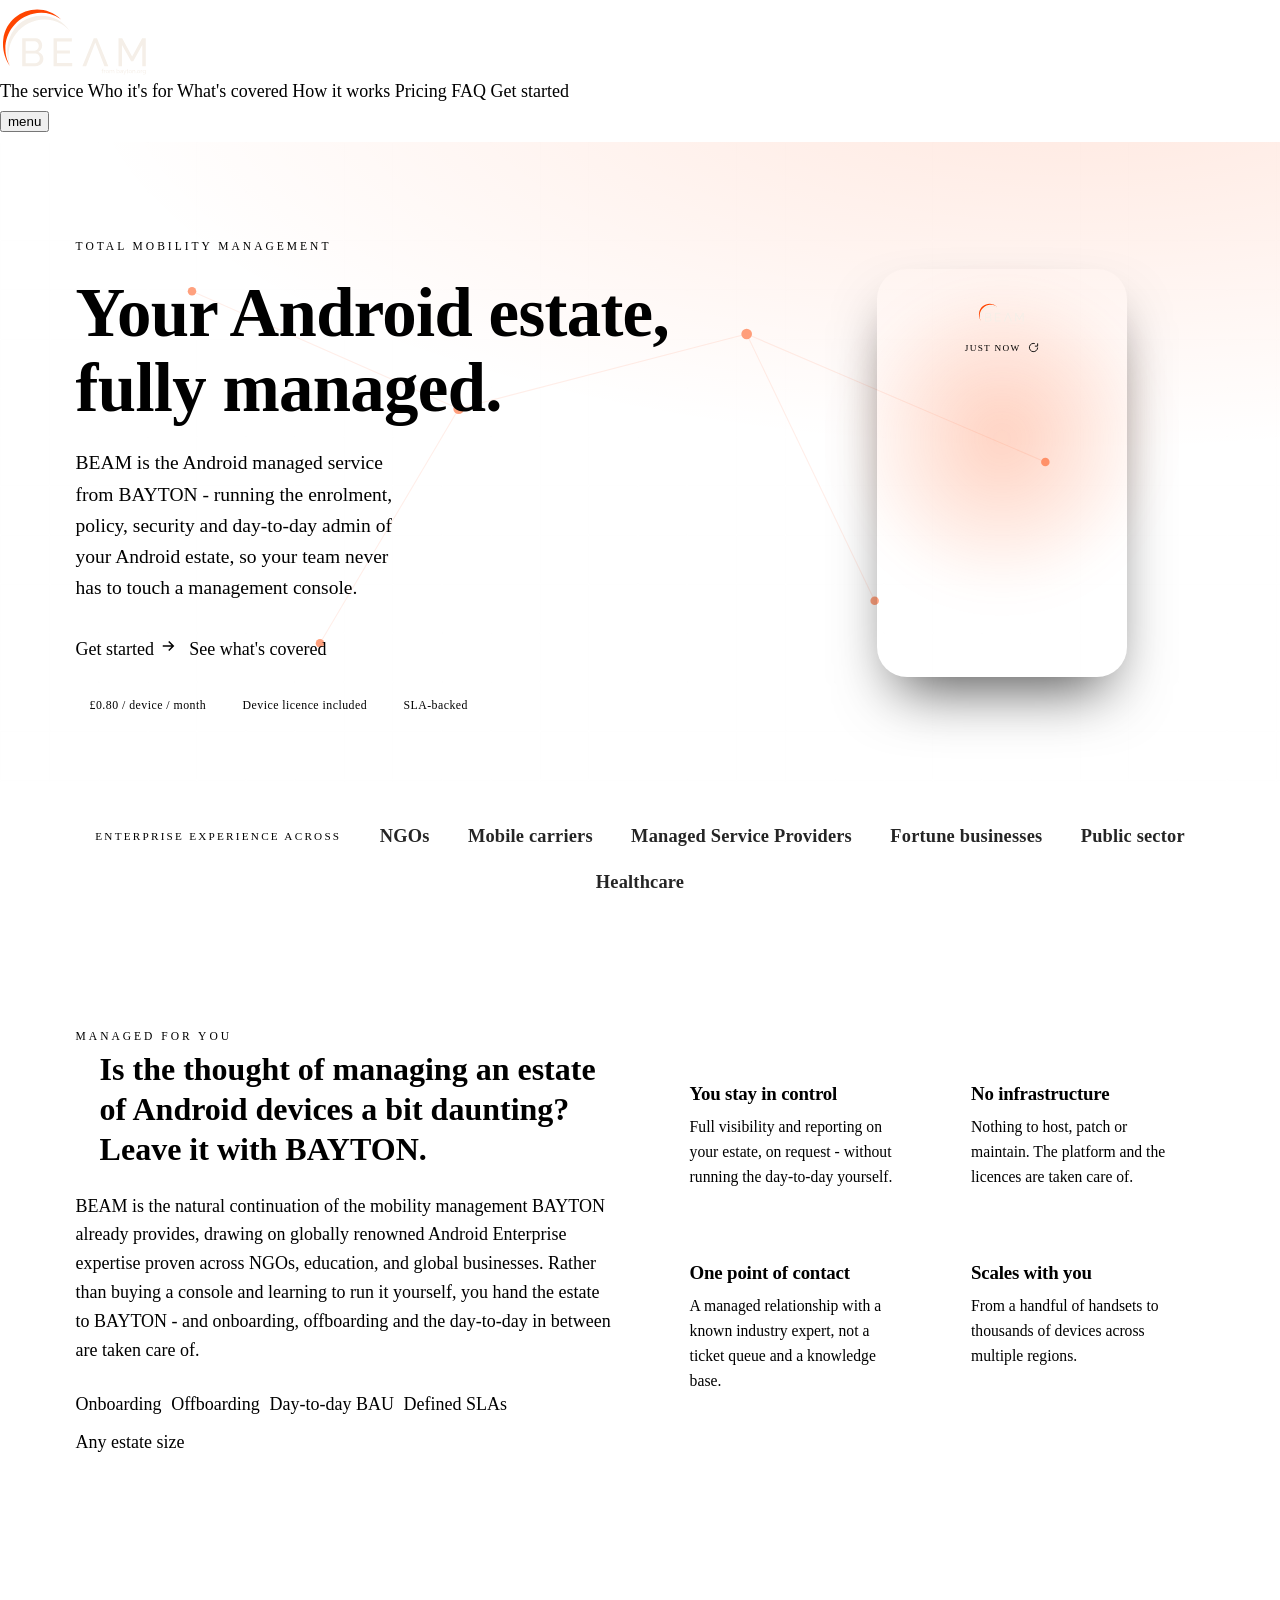
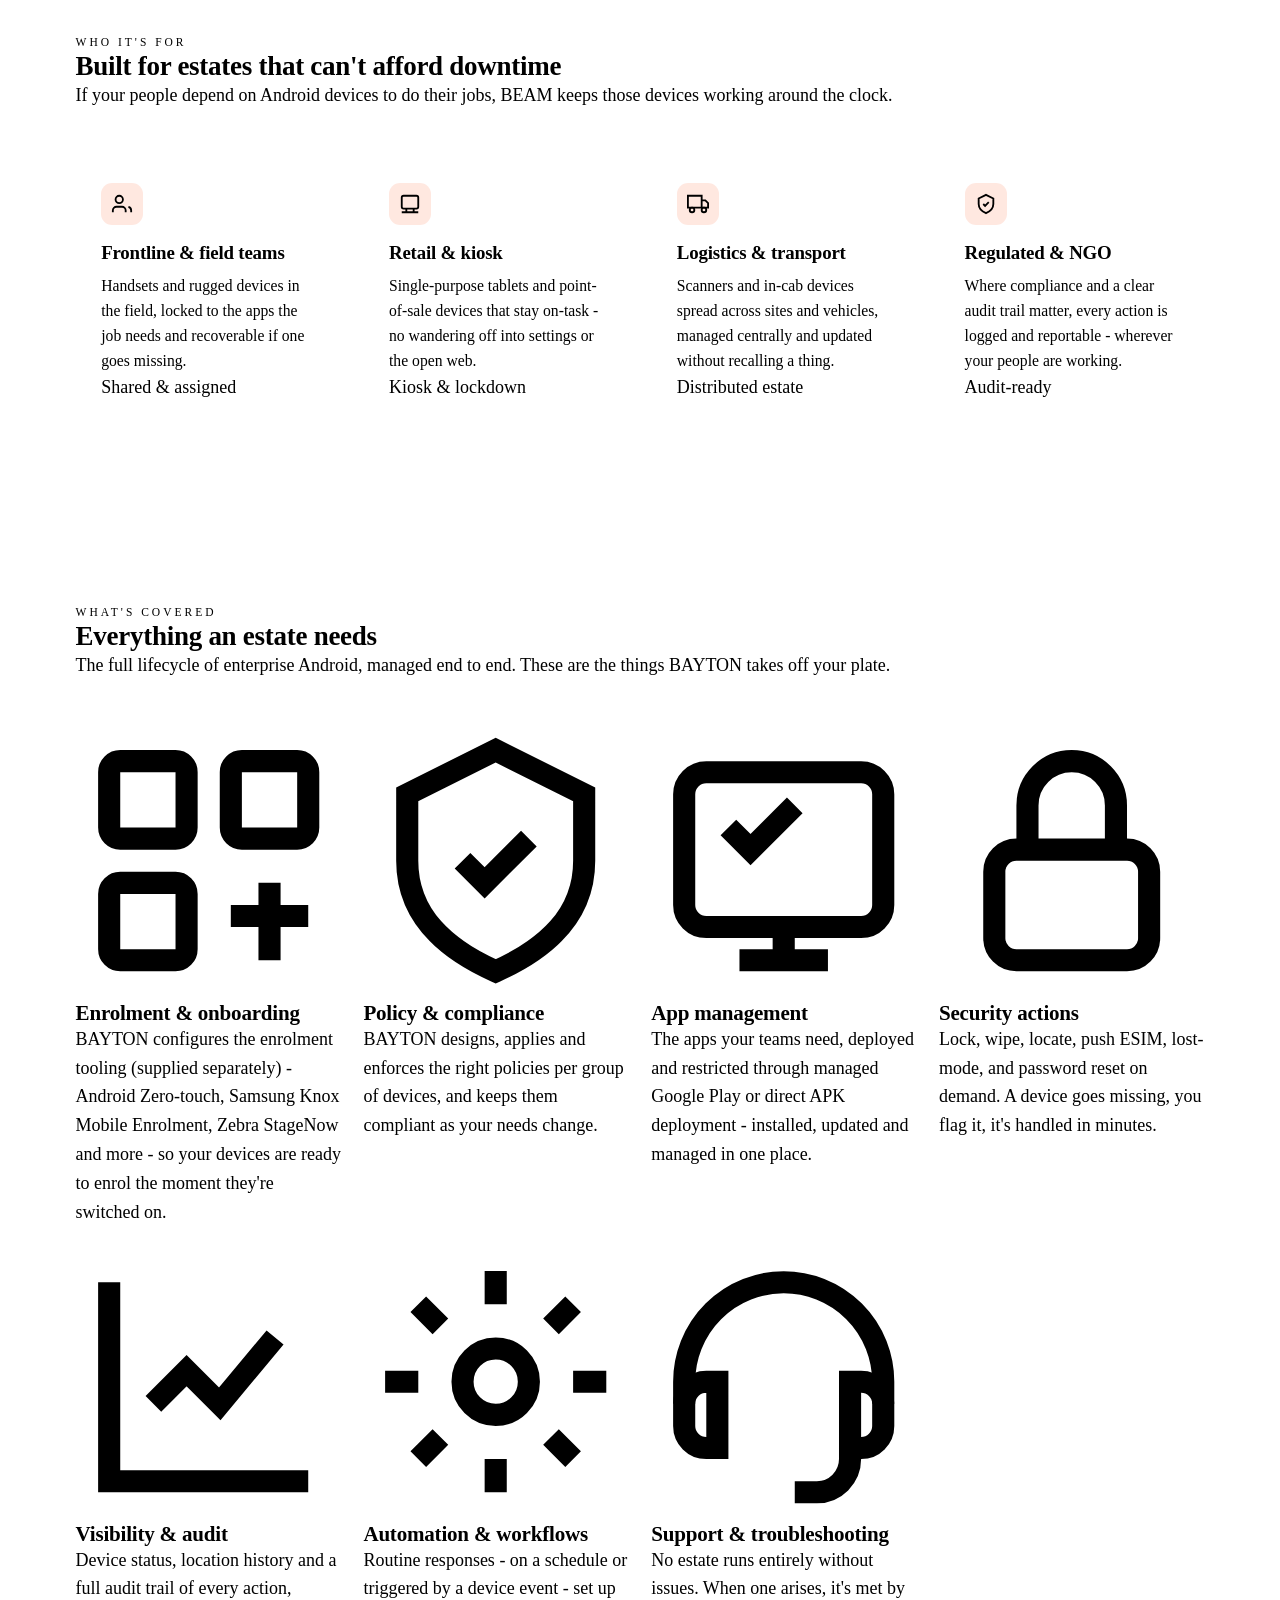
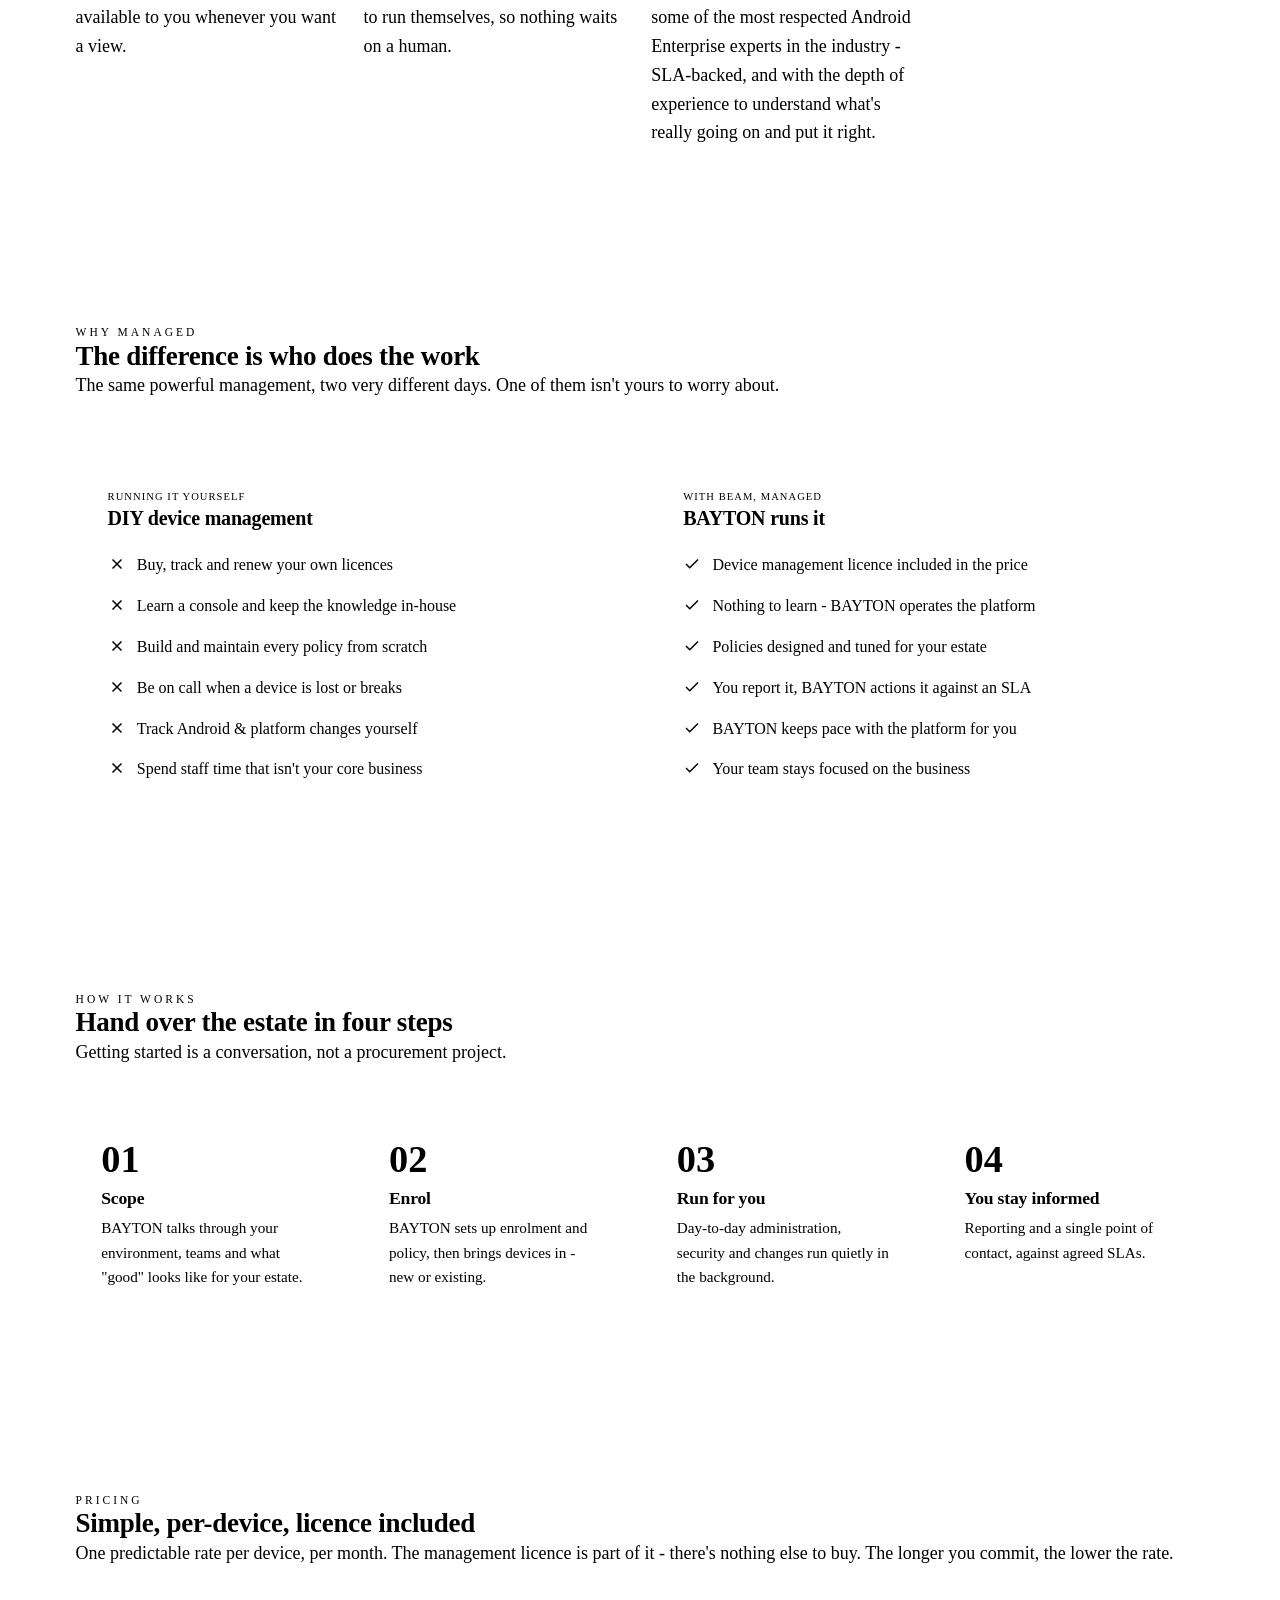
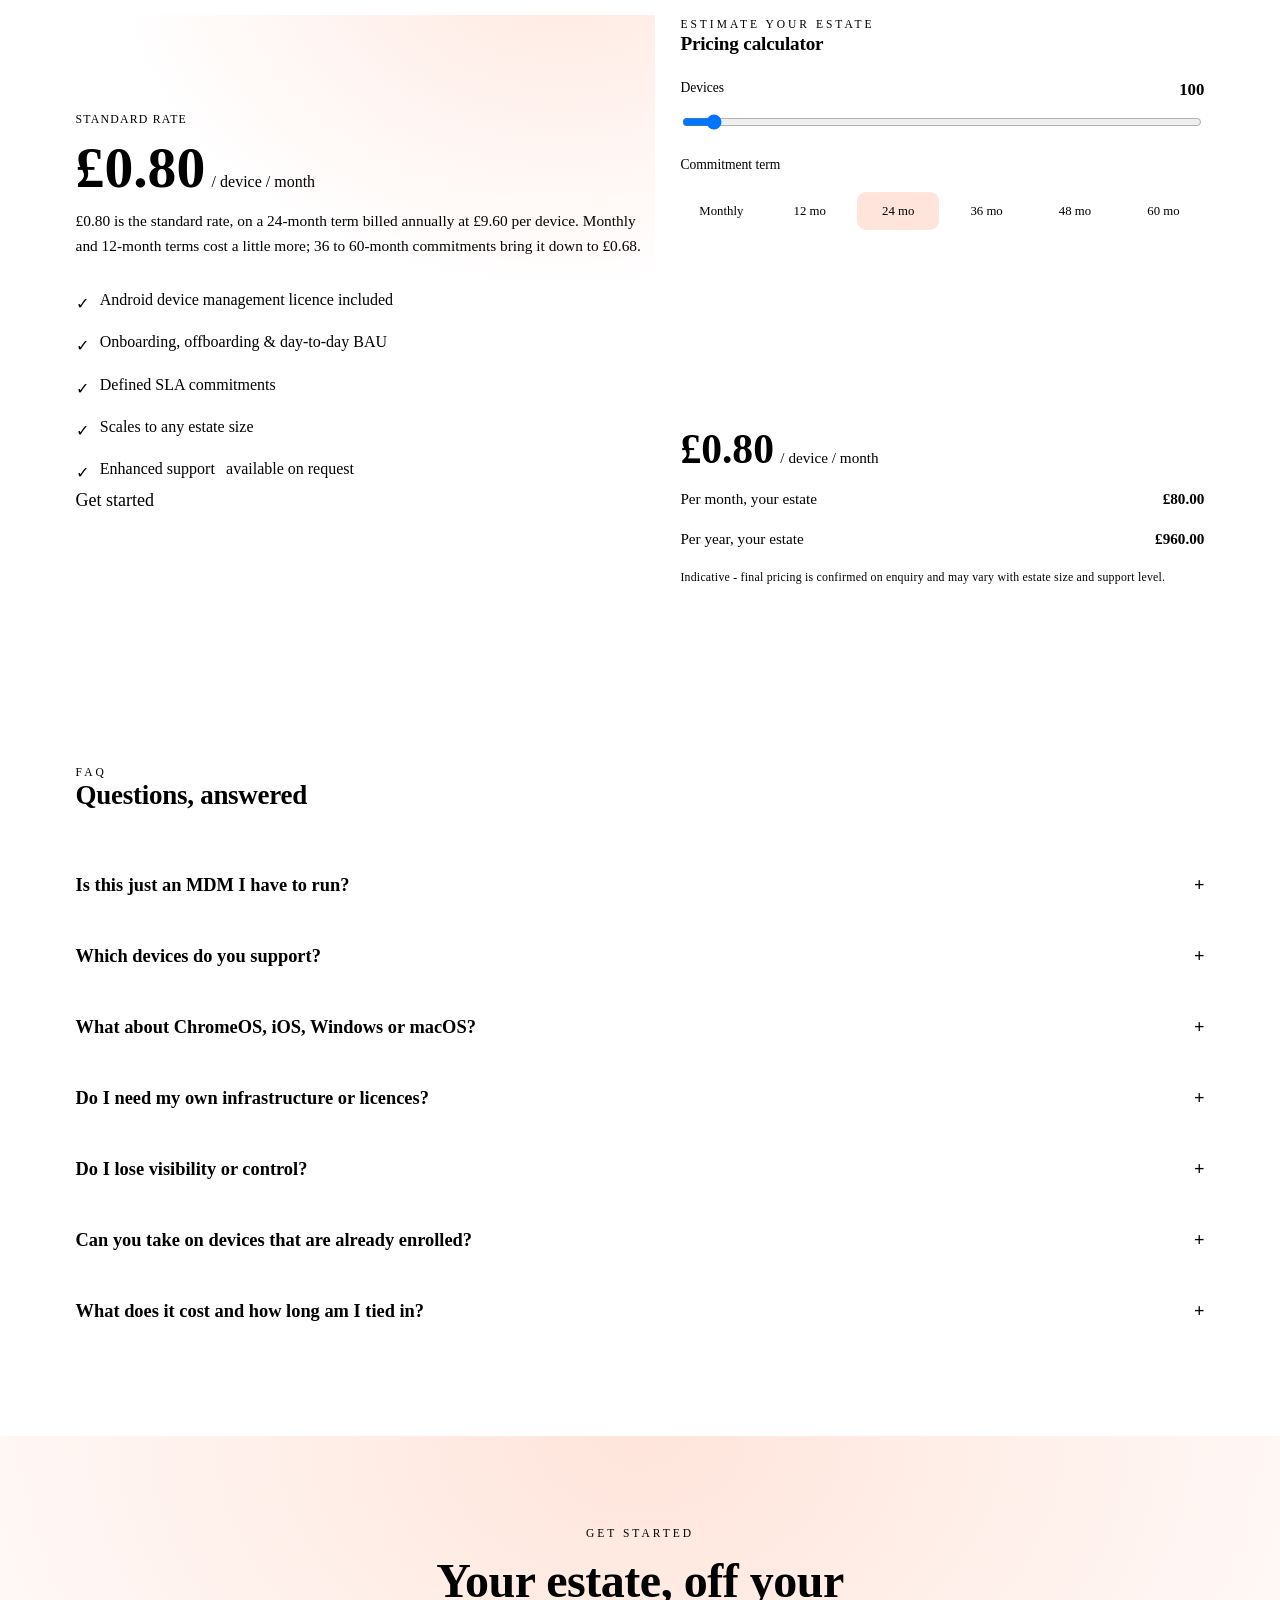
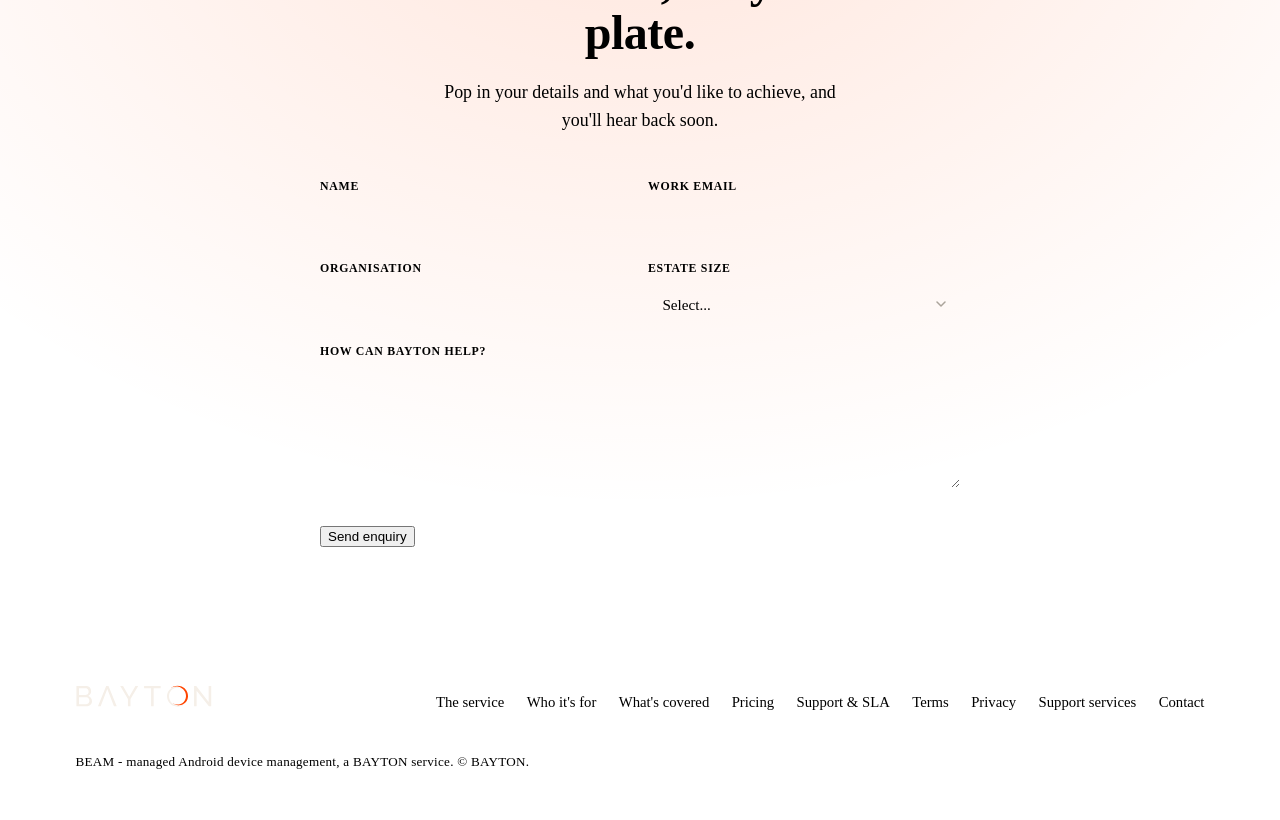
<file: index.html>
<!DOCTYPE html>
<html lang="en">
<head>
<meta charset="UTF-8">
<meta name="viewport" content="width=device-width, initial-scale=1">
<title>BEAM - Android estate management, run for you · BAYTON</title>
<meta name="description" content="BEAM is the Android managed service from BAYTON. Enrolment, policy, security and day-to-day administration of your estate, handled end to end. Device licence included, £0.80 per device / month standard.">
<link rel="icon" href="/favicon.ico">
<meta property="og:title" content="BEAM - Android estate management, run for you">
<meta property="og:description" content="The Android managed service from BAYTON. BAYTON runs the day-to-day of your Android estate so you don't have to.">
<meta property="og:type" content="website">
<meta property="og:image" content="https://cdn.bayton.org/assets/beam/beam_sonic_rectangle.svg">
<meta name="theme-color" content="#131110">
<link rel="preconnect" href="https://cdn-styles.bayton.org" crossorigin>
<link rel="preconnect" href="https://fonts.googleapis.com">
<link rel="preconnect" href="https://fonts.gstatic.com" crossorigin>
<!-- Bayton Design (shared fonts, tokens, components), pinned v1.4.2, loaded before app CSS -->
<link
  rel="stylesheet"
  href="https://cdn-styles.bayton.org/v1.4.2/styles.css"
  integrity="sha384-aEfhepT+w0DjXsVY5LtIcOzoUlI6inA6gwM2Dg4GKDi04m7+74WHD/auAm15ciXb"
  crossorigin="anonymous"
>
<link rel="stylesheet" href="styles.css">
</head>
<body>
<div class="scroll-progress" aria-hidden="true"></div>

<header class="site-header">
  <div class="site-header-inner">
    <a href="#top" class="brand" aria-label="BEAM home">
      <img src="beam-logo-light.svg" alt="BEAM">
    </a>
    <nav class="site-nav" id="navlinks">
      <a class="link" href="#service">The service</a>
      <a class="link" href="#who">Who it's for</a>
      <a class="link" href="#coverage">What's covered</a>
      <a class="link" href="#how">How it works</a>
      <a class="link" href="#pricing">Pricing</a>
      <a class="link" href="#faq">FAQ</a>
      <a class="button primary lg" href="#contact">Get started</a>
    </nav>
    <button class="nav-toggle" id="menubtn" aria-label="Menu" aria-expanded="false"><span class="material-symbols-outlined">menu</span></button>
  </div>
</header>

<main id="top">

  <!-- HERO -->
  <section class="hero">
    <svg class="hero-bg" viewBox="0 0 1200 600" preserveAspectRatio="xMidYMid slice" aria-hidden="true">
      <defs>
        <pattern id="grid" width="46" height="46" patternUnits="userSpaceOnUse">
          <path d="M46 0H0V46" fill="none" stroke="rgba(245,239,232,0.05)" stroke-width="1"/>
        </pattern>
      </defs>
      <rect width="1200" height="600" fill="url(#grid)"/>
      <g stroke="rgba(255,69,0,0.18)" stroke-width="1">
        <line x1="180" y1="140" x2="430" y2="250"/>
        <line x1="430" y1="250" x2="300" y2="470"/>
        <line x1="430" y1="250" x2="700" y2="180"/>
        <line x1="700" y1="180" x2="980" y2="300"/>
        <line x1="700" y1="180" x2="820" y2="430"/>
      </g>
      <g fill="#ff4500">
        <circle class="node" cx="180" cy="140" r="4"/>
        <circle class="node" cx="430" cy="250" r="5"/>
        <circle class="node" cx="300" cy="470" r="4"/>
        <circle class="node" cx="700" cy="180" r="5"/>
        <circle class="node" cx="980" cy="300" r="4"/>
        <circle class="node" cx="820" cy="430" r="4"/>
      </g>
    </svg>
    <div class="wrap hero-grid">
      <div>
        <span class="eyebrow">Total mobility management</span>
        <h1>Your Android estate,<br><span class="accent">fully managed.</span></h1>
        <p class="text-lede">BEAM is the Android managed service from BAYTON - running the enrolment, policy, security and day-to-day admin of your Android estate, so your team never has to touch a management console.</p>
        <div class="hero-cta">
          <a class="button primary lg" href="#contact">Get started
            <svg viewBox="0 0 24 24" fill="none" stroke="currentColor" stroke-width="2"><path d="M5 12h14M13 6l6 6-6 6"/></svg></a>
          <a class="button ghost lg" href="#coverage">See what's covered</a>
        </div>
        <div class="hero-meta">
          <span><span class="dot"></span>£0.80 / device / month</span>
          <span><span class="dot"></span>Device licence included</span>
          <span><span class="dot"></span>SLA-backed</span>
        </div>
      </div>
      <div class="hero-visual">
        <div class="glow"></div>
        <div class="device" aria-hidden="true">
          <div class="device-screen">
            <img class="device-logo" src="beam-logo-light.svg" alt="">
            <div class="ds-head" id="ds-head" title="Refresh"><span id="ds-updated">Just now</span><svg class="ds-refresh" viewBox="0 0 24 24" fill="none" stroke="currentColor" stroke-width="2"><path d="M21 12a9 9 0 1 1-6.2-8.5"/><polyline points="21 3 21 9 15 9"/></svg></div>
            <div class="ds-row">
              <span class="ds-ic"><svg viewBox="0 0 24 24" fill="none" stroke="currentColor" stroke-width="2"><rect x="5" y="2" width="14" height="20" rx="2"/></svg></span>
              <span><span class="ds-t">412 devices</span><span class="ds-s">all compliant</span></span>
              <span class="ds-ok"><svg viewBox="0 0 24 24" fill="none" stroke="currentColor" stroke-width="3"><path d="M20 6L9 17l-5-5"/></svg></span>
            </div>
            <div class="ds-row">
              <span class="ds-ic"><svg viewBox="0 0 24 24" fill="none" stroke="currentColor" stroke-width="2"><path d="M12 2l8 4v6c0 5-3.5 8-8 10-4.5-2-8-5-8-10V6z"/></svg></span>
              <span><span class="ds-t">Policy applied</span><span class="ds-s">field-team-v4</span></span>
              <span class="ds-ok"><svg viewBox="0 0 24 24" fill="none" stroke="currentColor" stroke-width="3"><path d="M20 6L9 17l-5-5"/></svg></span>
            </div>
            <div class="ds-row">
              <span class="ds-ic"><svg viewBox="0 0 24 24" fill="none" stroke="currentColor" stroke-width="2"><circle cx="12" cy="10" r="3"/><path d="M12 2a8 8 0 0 0-8 8c0 5 8 12 8 12s8-7 8-12a8 8 0 0 0-8-8z"/></svg></span>
              <span><span class="ds-t">Device located</span><span class="ds-s">now locked</span></span>
              <span class="ds-ok"><svg viewBox="0 0 24 24" fill="none" stroke="currentColor" stroke-width="3"><path d="M20 6L9 17l-5-5"/></svg></span>
            </div>
            <div class="ds-row">
              <span class="ds-ic"><svg viewBox="0 0 24 24" fill="none" stroke="currentColor" stroke-width="2"><rect x="3" y="3" width="7" height="7" rx="1.5"/><rect x="14" y="3" width="7" height="7" rx="1.5"/><rect x="3" y="14" width="7" height="7" rx="1.5"/><rect x="14" y="14" width="7" height="7" rx="1.5"/></svg></span>
              <span><span class="ds-t">Apps deployed</span><span class="ds-s">overnight</span></span>
              <span class="ds-ok"><svg viewBox="0 0 24 24" fill="none" stroke="currentColor" stroke-width="3"><path d="M20 6L9 17l-5-5"/></svg></span>
            </div>
          </div>
        </div>
      </div>
    </div>
  </section>

  <!-- TRUST -->
  <div class="trust">
    <div class="wrap">
      <span class="tlabel">Enterprise experience across</span>
      <span class="tlogo">NGOs</span>
      <span class="tlogo">Mobile carriers</span>
      <span class="tlogo">Managed Service Providers</span>
      <span class="tlogo">Fortune businesses</span>
      <span class="tlogo">Public sector</span>
      <span class="tlogo">Healthcare</span>
    </div>
  </div>

  <!-- SERVICE -->
  <section class="band" id="service">
    <div class="wrap band-grid">
      <div>
        <span class="eyebrow">Managed for you</span>
        <blockquote>Is the thought of managing an estate of Android devices a bit daunting? Leave it with BAYTON.</blockquote>
        <p class="sub">BEAM is the natural continuation of the mobility management BAYTON already provides, drawing on globally renowned Android Enterprise expertise proven across NGOs, education, and global businesses. Rather than buying a console and learning to run it yourself, you hand the estate to BAYTON - and onboarding, offboarding and the day-to-day in between are taken care of.</p>
        <div class="pill-row">
          <span class="label-chip pill lg sentence-case">Onboarding</span>
          <span class="label-chip pill lg sentence-case">Offboarding</span>
          <span class="label-chip pill lg sentence-case">Day-to-day BAU</span>
          <span class="label-chip pill lg sentence-case">Defined SLAs</span>
          <span class="label-chip pill lg sentence-case">Any estate size</span>
        </div>
      </div>
      <div>
        <div class="cards two" style="margin-top:0">
          <div class="b-card"><h3>You stay in control</h3><p>Full visibility and reporting on your estate, on request - without running the day-to-day yourself.</p></div>
          <div class="b-card"><h3>No infrastructure</h3><p>Nothing to host, patch or maintain. The platform and the licences are taken care of.</p></div>
          <div class="b-card"><h3>One point of contact</h3><p>A managed relationship with a known industry expert, not a ticket queue and a knowledge base.</p></div>
          <div class="b-card"><h3>Scales with you</h3><p>From a handful of handsets to thousands of devices across multiple regions.</p></div>
        </div>
      </div>
    </div>
  </section>

  <!-- WHO IT'S FOR -->
  <section id="who">
    <div class="wrap">
      <div class="section-title">
        <span class="eyebrow">Who it's for</span>
        <h2>Built for estates that can't afford downtime</h2>
        <p>If your people depend on Android devices to do their jobs, BEAM keeps those devices working around the clock.</p>
      </div>
      <div class="cards four">
        <div class="b-card reveal">
          <div class="ic"><svg viewBox="0 0 24 24" fill="none" stroke="currentColor" stroke-width="2"><path d="M16 21v-2a4 4 0 0 0-4-4H6a4 4 0 0 0-4 4v2"/><circle cx="9" cy="7" r="4"/><path d="M22 21v-2a4 4 0 0 0-3-3.87"/></svg></div>
          <h3>Frontline &amp; field teams</h3>
          <p>Handsets and rugged devices in the field, locked to the apps the job needs and recoverable if one goes missing.</p>
          <span class="label-chip tag micro outline">Shared &amp; assigned</span>
        </div>
        <div class="b-card reveal">
          <div class="ic"><svg viewBox="0 0 24 24" fill="none" stroke="currentColor" stroke-width="2"><rect x="3" y="3" width="18" height="14" rx="2"/><path d="M3 21h18M8 17v4M16 17v4"/></svg></div>
          <h3>Retail &amp; kiosk</h3>
          <p>Single-purpose tablets and point-of-sale devices that stay on-task - no wandering off into settings or the open web.</p>
          <span class="label-chip tag micro outline">Kiosk &amp; lockdown</span>
        </div>
        <div class="b-card reveal">
          <div class="ic"><svg viewBox="0 0 24 24" fill="none" stroke="currentColor" stroke-width="2"><path d="M1 3h15v13H1zM16 8h4l3 3v5h-7"/><circle cx="5.5" cy="18.5" r="2.5"/><circle cx="18.5" cy="18.5" r="2.5"/></svg></div>
          <h3>Logistics &amp; transport</h3>
          <p>Scanners and in-cab devices spread across sites and vehicles, managed centrally and updated without recalling a thing.</p>
          <span class="label-chip tag micro outline">Distributed estate</span>
        </div>
        <div class="b-card reveal">
          <div class="ic"><svg viewBox="0 0 24 24" fill="none" stroke="currentColor" stroke-width="2"><path d="M12 2l8 4v6c0 5-3.5 8-8 10-4.5-2-8-5-8-10V6z"/><path d="M9 12l2 2 4-4"/></svg></div>
          <h3>Regulated &amp; NGO</h3>
          <p>Where compliance and a clear audit trail matter, every action is logged and reportable - wherever your people are working.</p>
          <span class="label-chip tag micro outline">Audit-ready</span>
        </div>
      </div>
    </div>
  </section>

  <!-- COVERAGE -->
  <section id="coverage" class="band">
    <div class="wrap">
      <div class="section-title">
        <span class="eyebrow">What's covered</span>
        <h2>Everything an estate needs</h2>
        <p>The full lifecycle of enterprise Android, managed end to end. These are the things BAYTON takes off your plate.</p>
      </div>
      <div class="bento-grid">
        <div class="feature-tile span-2 reveal">
          <div class="feature-icon"><svg viewBox="0 0 24 24" fill="none" stroke="currentColor" stroke-width="2"><rect x="3" y="3" width="7" height="7" rx="1"/><rect x="14" y="3" width="7" height="7" rx="1"/><rect x="3" y="14" width="7" height="7" rx="1"/><path d="M14 17h7M17.5 14v7"/></svg></div>
          <h3>Enrolment &amp; onboarding</h3>
          <p>BAYTON configures the enrolment tooling (supplied separately) - Android Zero-touch, Samsung Knox Mobile Enrolment, Zebra StageNow and more - so your devices are ready to enrol the moment they're switched on.</p>
        </div>
        <div class="feature-tile reveal">
          <div class="feature-icon"><svg viewBox="0 0 24 24" fill="none" stroke="currentColor" stroke-width="2"><path d="M12 2l8 4v6c0 5-3.5 8-8 10-4.5-2-8-5-8-10V6z"/><path d="M9 12l2 2 4-4"/></svg></div>
          <h3>Policy &amp; compliance</h3>
          <p>BAYTON designs, applies and enforces the right policies per group of devices, and keeps them compliant as your needs change.</p>
        </div>
        <div class="feature-tile reveal">
          <div class="feature-icon"><svg viewBox="0 0 24 24" fill="none" stroke="currentColor" stroke-width="2"><rect x="3" y="4" width="18" height="14" rx="2"/><path d="M8 21h8M12 18v3"/><path d="M7 9l2 2 4-4"/></svg></div>
          <h3>App management</h3>
          <p>The apps your teams need, deployed and restricted through managed Google Play or direct APK deployment - installed, updated and managed in one place.</p>
        </div>
        <div class="feature-tile reveal">
          <div class="feature-icon"><svg viewBox="0 0 24 24" fill="none" stroke="currentColor" stroke-width="2"><rect x="5" y="11" width="14" height="10" rx="2"/><path d="M8 11V7a4 4 0 0 1 8 0v4"/></svg></div>
          <h3>Security actions</h3>
          <p>Lock, wipe, locate, push ESIM, lost-mode, and password reset on demand. A device goes missing, you flag it, it's handled in minutes.</p>
        </div>
        <div class="feature-tile reveal">
          <div class="feature-icon"><svg viewBox="0 0 24 24" fill="none" stroke="currentColor" stroke-width="2"><path d="M3 3v18h18"/><path d="M7 14l3-3 3 3 5-6"/></svg></div>
          <h3>Visibility &amp; audit</h3>
          <p>Device status, location history and a full audit trail of every action, available to you whenever you want a view.</p>
        </div>
        <div class="feature-tile span-2 reveal">
          <div class="feature-icon"><svg viewBox="0 0 24 24" fill="none" stroke="currentColor" stroke-width="2"><circle cx="12" cy="12" r="3"/><path d="M12 2v3M12 19v3M2 12h3M19 12h3M5 5l2 2M17 17l2 2M19 5l-2 2M7 17l-2 2"/></svg></div>
          <h3>Automation &amp; workflows</h3>
          <p>Routine responses - on a schedule or triggered by a device event - set up to run themselves, so nothing waits on a human.</p>
        </div>
        <div class="feature-tile span-full highlight reveal">
          <div class="feature-icon"><svg viewBox="0 0 24 24" fill="none" stroke="currentColor" stroke-width="2"><path d="M3 14v-2a9 9 0 0 1 18 0v2"/><path d="M21 16a2 2 0 0 1-2 2h-1v-6h1a2 2 0 0 1 2 2z"/><path d="M3 16a2 2 0 0 0 2 2h1v-6H5a2 2 0 0 0-2 2z"/><path d="M18 18v1a3 3 0 0 1-3 3h-2"/></svg></div>
          <h3>Support &amp; troubleshooting</h3>
          <p>No estate runs entirely without issues. When one arises, it's met by some of the most respected Android Enterprise experts in the industry - SLA-backed, and with the depth of experience to understand what's really going on and put it right.</p>
        </div>
      </div>
    </div>
  </section>

  <!-- COMPARISON -->
  <section id="compare">
    <div class="wrap">
      <div class="section-title center">
        <span class="eyebrow">Why managed</span>
        <h2>The difference is who does the work</h2>
        <p>The same powerful management, two very different days. One of them isn't yours to worry about.</p>
      </div>
      <div class="b-compare">
        <div class="b-col diy reveal">
          <span class="ch">Running it yourself</span>
          <h3>DIY device management</h3>
          <ul>
            <li><svg class="mk x" viewBox="0 0 24 24" fill="none" stroke="currentColor" stroke-width="2"><path d="M18 6L6 18M6 6l12 12"/></svg>Buy, track and renew your own licences</li>
            <li><svg class="mk x" viewBox="0 0 24 24" fill="none" stroke="currentColor" stroke-width="2"><path d="M18 6L6 18M6 6l12 12"/></svg>Learn a console and keep the knowledge in-house</li>
            <li><svg class="mk x" viewBox="0 0 24 24" fill="none" stroke="currentColor" stroke-width="2"><path d="M18 6L6 18M6 6l12 12"/></svg>Build and maintain every policy from scratch</li>
            <li><svg class="mk x" viewBox="0 0 24 24" fill="none" stroke="currentColor" stroke-width="2"><path d="M18 6L6 18M6 6l12 12"/></svg>Be on call when a device is lost or breaks</li>
            <li><svg class="mk x" viewBox="0 0 24 24" fill="none" stroke="currentColor" stroke-width="2"><path d="M18 6L6 18M6 6l12 12"/></svg>Track Android &amp; platform changes yourself</li>
            <li><svg class="mk x" viewBox="0 0 24 24" fill="none" stroke="currentColor" stroke-width="2"><path d="M18 6L6 18M6 6l12 12"/></svg>Spend staff time that isn't your core business</li>
          </ul>
        </div>
        <div class="b-col beam reveal">
          <span class="ch">With BEAM, managed</span>
          <h3>BAYTON runs it</h3>
          <ul>
            <li><svg class="mk v" viewBox="0 0 24 24" fill="none" stroke="currentColor" stroke-width="2"><path d="M20 6L9 17l-5-5"/></svg>Device management licence included in the price</li>
            <li><svg class="mk v" viewBox="0 0 24 24" fill="none" stroke="currentColor" stroke-width="2"><path d="M20 6L9 17l-5-5"/></svg>Nothing to learn - BAYTON operates the platform</li>
            <li><svg class="mk v" viewBox="0 0 24 24" fill="none" stroke="currentColor" stroke-width="2"><path d="M20 6L9 17l-5-5"/></svg>Policies designed and tuned for your estate</li>
            <li><svg class="mk v" viewBox="0 0 24 24" fill="none" stroke="currentColor" stroke-width="2"><path d="M20 6L9 17l-5-5"/></svg>You report it, BAYTON actions it against an SLA</li>
            <li><svg class="mk v" viewBox="0 0 24 24" fill="none" stroke="currentColor" stroke-width="2"><path d="M20 6L9 17l-5-5"/></svg>BAYTON keeps pace with the platform for you</li>
            <li><svg class="mk v" viewBox="0 0 24 24" fill="none" stroke="currentColor" stroke-width="2"><path d="M20 6L9 17l-5-5"/></svg>Your team stays focused on the business</li>
          </ul>
        </div>
      </div>
    </div>
  </section>

  <hr class="divider">

  <!-- HOW -->
  <section id="how">
    <div class="wrap">
      <div class="section-title">
        <span class="eyebrow">How it works</span>
        <h2>Hand over the estate in four steps</h2>
        <p>Getting started is a conversation, not a procurement project.</p>
      </div>
      <div class="steps">
        <div class="step reveal"><div class="num">01</div><h3>Scope</h3><p>BAYTON talks through your environment, teams and what "good" looks like for your estate.</p></div>
        <div class="step reveal"><div class="num">02</div><h3>Enrol</h3><p>BAYTON sets up enrolment and policy, then brings devices in - new or existing.</p></div>
        <div class="step reveal"><div class="num">03</div><h3>Run for you</h3><p>Day-to-day administration, security and changes run quietly in the background.</p></div>
        <div class="step reveal"><div class="num">04</div><h3>You stay informed</h3><p>Reporting and a single point of contact, against agreed SLAs.</p></div>
      </div>
    </div>
  </section>

  <!-- PRICING -->
  <section id="pricing" class="band">
    <div class="wrap">
      <div class="section-title">
        <span class="eyebrow">Pricing</span>
        <h2>Simple, per-device, licence included</h2>
        <p>One predictable rate per device, per month. The management licence is part of it - there's nothing else to buy. The longer you commit, the lower the rate.</p>
      </div>
      <div class="pricing-grid">
        <div class="price-card hero reveal">
          <span class="from">Standard rate</span>
          <div class="price"><span class="big">£0.80</span><span class="per">/ device / month</span></div>
          <p class="price-note">£0.80 is the standard rate, on a 24-month term billed annually at £9.60 per device. Monthly and 12-month terms cost a little more; 36 to 60-month commitments bring it down to £0.68.</p>
          <ul class="feature-list">
            <li><span class="feature-marker">✓</span> Android device management licence included</li>
            <li><span class="feature-marker">✓</span> Onboarding, offboarding &amp; day-to-day BAU</li>
            <li><span class="feature-marker">✓</span> <a href="/sla">Defined SLA commitments</a></li>
            <li><span class="feature-marker">✓</span> Scales to any estate size</li>
            <li><span class="feature-marker">✓</span> <a href="/sla">Enhanced support</a> available on request</li>
          </ul>
          <a class="button primary lg" href="#contact">Get started</a>
        </div>

        <div class="calc surface-card reveal" id="calc">
          <span class="eyebrow">Estimate your estate</span>
          <h3>Pricing calculator</h3>
          <label>Devices <span class="cnt" id="cntDevices">100</span></label>
          <input class="input-range" type="range" id="devices" min="5" max="2000" step="5" value="100">
          <label>Commitment term</label>
          <div class="terms" id="terms">
            <span class="term" data-term="1" data-rate="1.20">Monthly</span>
            <span class="term" data-term="12" data-rate="1.00">12 mo</span>
            <span class="term on" data-term="24" data-rate="0.80">24 mo</span>
            <span class="term" data-term="36" data-rate="0.76">36 mo</span>
            <span class="term" data-term="48" data-rate="0.72">48 mo</span>
            <span class="term" data-term="60" data-rate="0.68">60 mo</span>
          </div>
          <div class="calc-out">
            <div class="out-rate"><span class="r" id="outRate">£0.80</span><span class="u">/ device / month</span></div>
            <div class="out-tot"><span class="muted">Per month, your estate</span><span class="v" id="outMonthly">£80.00</span></div>
            <div class="out-tot"><span class="muted">Per year, your estate</span><span class="v" id="outAnnual">£960.00</span></div>
            <p class="calc-note">Indicative - final pricing is confirmed on enquiry and may vary with estate size and support level.</p>
          </div>
        </div>
      </div>
    </div>
  </section>

  <!-- FAQ -->
  <section id="faq">
    <div class="wrap">
      <div class="section-title">
        <span class="eyebrow">FAQ</span>
        <h2>Questions, answered</h2>
      </div>
      <div class="faq">
        <details>
          <summary>Is this just an MDM I have to run?<span class="chev">+</span></summary>
          <p>No. BEAM is a managed service - BAYTON operates the platform on your behalf and delivers the outcome. You get a well-run estate, not another console to learn.</p>
        </details>
        <details>
          <summary>Which devices do you support?<span class="chev">+</span></summary>
          <p>Enterprise Android, built on Google's Android Management API. Whether it's field handsets, kiosks, shared tablets or knowledge-worker devices, BEAM covers the full lifecycle.</p>
        </details>
        <details>
          <summary>What about ChromeOS, iOS, Windows or macOS?<span class="chev">+</span></summary>
          <p>BEAM is an Android-only service today. ChromeOS is on the roadmap and will follow once it's ready to meet the same managed-service bar; iOS, Windows and macOS aren't in scope. If your estate is mixed, get in touch - BAYTON can advise on the Android side and point you in the right direction for the rest.</p>
        </details>
        <details>
          <summary>Do I need my own infrastructure or licences?<span class="chev">+</span></summary>
          <p>No. The device management licence is included in the per-device price, and there's nothing for you to host, patch or maintain. That's all on BAYTON.</p>
        </details>
        <details>
          <summary>Do I lose visibility or control?<span class="chev">+</span></summary>
          <p>Not at all. You keep oversight through reporting and a single point of contact, and you can request a full view of device status and the audit trail whenever you need it. BAYTON carries the operational load; you keep the picture.</p>
        </details>
        <details>
          <summary>Can you take on devices that are already enrolled?<span class="chev">+</span></summary>
          <p>Yes. Existing devices can usually be migrated into BEAM as part of onboarding, alongside enrolling new ones. Where a device can't be moved - or has to stay on its current MDM - BAYTON manages it there instead, for the same price: you're paying for the management, not the platform. Either way, BAYTON scopes the transition so nothing drops out of compliance along the way.</p>
        </details>
        <details>
          <summary>What does it cost and how long am I tied in?<span class="chev">+</span></summary>
          <p>£0.80 per device per month is the standard rate, on a 24-month term billed annually (£9.60 per device). Shorter terms - 12-month and monthly rolling - cost a little more, while longer commitments of 36 to 60 months bring it down to £0.68. Enhanced support is available on request. <a href="#contact">Get started</a> and the price is sized to your estate.</p>
        </details>
      </div>
    </div>
  </section>

  <!-- CTA -->
  <section class="cta-band" id="contact">
    <div class="wrap">
      <span class="eyebrow">Get started</span>
      <h2>Your estate, off your plate.</h2>
      <p>Pop in your details and what you'd like to achieve, and you'll hear back soon.</p>
      <form id="contact-form" class="contact-form" novalidate>
        <div class="row">
          <div class="field">
            <label for="cf-name">Name</label>
            <input id="cf-name" name="name" type="text" required autocomplete="name">
          </div>
          <div class="field">
            <label for="cf-email">Work email</label>
            <input id="cf-email" name="email" type="email" required autocomplete="email">
          </div>
        </div>
        <div class="row">
          <div class="field">
            <label for="cf-org">Organisation</label>
            <input id="cf-org" name="organisation" type="text" autocomplete="organization">
          </div>
          <div class="field">
            <label for="cf-estate">Estate size</label>
            <select id="cf-estate" name="estate">
              <option value="">Select...</option>
              <option>1-50 devices</option>
              <option>50-250 devices</option>
              <option>250-1,000 devices</option>
              <option>1,000+ devices</option>
            </select>
          </div>
        </div>
        <div class="field">
          <label for="cf-message">How can BAYTON help?</label>
          <textarea id="cf-message" name="message" required></textarea>
        </div>
        <input type="text" name="website" class="cf-hp" tabindex="-1" autocomplete="off" aria-hidden="true">
        <div class="cf-actions">
          <button type="submit" class="button primary lg">Send enquiry</button>
        </div>
        <p class="cf-msg" id="cf-msg" role="status" aria-live="polite"></p>
      </form>
      <div class="cf-success" id="cf-success">
        <div class="cf-check"><svg viewBox="0 0 445 446" fill="none" xmlns="http://www.w3.org/2000/svg">
<g id="swirl_check" clip-path="url(#clip0_4783_498)">
<g id="checks">
<path d="M247.847 296.793C245.085 301.576 238.969 303.214 234.186 300.453L154.932 254.695C150.179 251.951 148.526 245.889 151.228 241.112L155.096 234.273C157.832 229.436 163.987 227.757 168.8 230.536L223.99 262.4C228.773 265.161 234.889 263.522 237.65 258.74L318.325 119.006C321.104 114.193 327.274 112.569 332.062 115.39L338.832 119.379C343.56 122.165 345.16 128.242 342.415 132.995L247.847 296.793Z" fill="var(--ink)"/>
<path d="M227.41 220.763C224.666 225.516 218.604 227.169 213.827 224.467L206.988 220.599C202.15 217.863 200.472 211.707 203.25 206.894L242.061 139.672C244.805 134.919 250.867 133.266 255.645 135.968L262.484 139.836C267.321 142.572 268.999 148.728 266.221 153.541L227.41 220.763Z" fill="#FF4500"/>
<path d="M171.772 317.306C168.986 322.034 162.909 323.634 158.156 320.89L78.9788 275.176C74.1659 272.398 72.5419 266.228 75.3631 261.44L79.3517 254.67C82.1378 249.942 88.2144 248.342 92.9674 251.086L156.971 288.039L172.145 296.8C176.958 299.578 178.582 305.748 175.761 310.536L171.772 317.306Z" fill="#FF4500"/>
</g>
<g id="swirl" class="swirl-spin">
<path id="swirl_orange" d="M80.5749 51.9611C97.2351 38.1332 115.737 26.8807 135.787 18.4004C163.192 6.80763 192.296 0.929506 222.28 0.929505C252.265 0.929504 281.365 6.80763 308.774 18.4004C328.824 26.8807 347.326 38.1332 363.986 51.9611C369.314 56.3814 374.451 61.0652 379.392 66.0059C399.792 86.4059 415.808 110.165 427.001 136.623C438.186 163.065 444.051 191.088 444.448 219.951C444.455 220.408 444.458 220.869 444.465 221.326C444.465 221.453 444.465 221.579 444.465 221.709C444.465 222.177 444.472 222.647 444.472 223.114C444.472 223.581 444.472 224.051 444.465 224.518C444.465 224.649 444.465 224.775 444.465 224.902C444.458 225.359 444.455 225.819 444.448 226.277C442.824 328.026 363.042 411.134 262.64 418.066C249.576 418.987 235.324 418.527 222.28 416.705C184.997 411.578 151.029 395.888 123.513 372.763C151.856 391.535 185.814 402.47 222.28 402.47C258.747 402.47 292.704 391.531 321.048 372.763C368.973 341.03 400.843 286.906 401.623 225.429C401.63 224.659 401.637 223.885 401.637 223.114C401.637 222.343 401.63 221.569 401.623 220.799C401.33 193.793 395.889 167.592 385.437 142.879C375.055 118.332 360.193 96.2872 341.264 77.3585C322.335 58.4297 300.294 43.5676 275.744 33.1858C271.42 31.3577 267.05 29.6829 262.637 28.1584C249.523 23.638 236.038 20.4754 222.277 18.6973C213.46 17.5564 204.526 16.9826 195.509 16.9826C167.683 16.9826 140.691 22.4337 115.273 33.1825C103.06 38.3467 91.4704 44.6185 80.5715 51.9511L80.5749 51.9611Z" fill="#FF4500"/>
<path id="swirl_black" d="M0.0910547 223.121C0.0910547 222.654 0.0910547 222.183 0.0977268 221.716C0.0977268 221.586 0.0977268 221.459 0.0977268 221.333C0.104399 220.876 0.107735 220.415 0.114407 219.958C0.121079 219.618 0.127751 219.278 0.134423 218.937C0.134423 218.867 0.134423 218.794 0.141095 218.727C0.147767 218.524 0.151103 218.32 0.157776 218.113C0.164448 217.913 0.167784 217.71 0.174456 217.506C0.194472 216.789 0.217824 216.075 0.247849 215.358C0.264529 214.961 0.281209 214.564 0.29789 214.17C0.307898 213.887 0.321242 213.603 0.337922 213.319C0.411315 211.835 0.501389 210.357 0.608142 208.883C0.624823 208.632 0.641503 208.379 0.664855 208.129C0.691544 207.775 0.718232 207.425 0.748256 207.071C0.768273 206.828 0.788289 206.581 0.808305 206.337C0.865018 205.68 0.921731 205.023 0.988452 204.366C1.07519 203.425 1.17193 202.487 1.27869 201.55C1.44216 200.072 1.6223 198.604 1.81579 197.136C1.84582 196.919 1.87584 196.703 1.90253 196.489C3.06348 188.009 4.7682 179.702 6.98667 171.602C7.08676 171.232 7.19017 170.865 7.29359 170.498C7.39701 170.128 7.50043 169.761 7.60384 169.394C7.81068 168.683 8.01751 167.969 8.23102 167.259C8.78147 165.41 9.36194 163.569 9.9691 161.744C10.1993 161.054 10.4295 160.37 10.6663 159.679C11.05 158.568 11.4403 157.464 11.8406 156.363C12.1876 155.409 12.5412 154.462 12.9048 153.517C13.0683 153.09 13.2351 152.663 13.3986 152.236C13.512 151.946 13.6254 151.656 13.7422 151.362C14.0458 150.602 14.3493 149.844 14.6596 149.09C15.0866 148.046 15.5236 147.009 15.9707 145.975C16.2676 145.287 16.5678 144.6 16.8747 143.91C17.0282 143.566 17.1783 143.226 17.3351 142.882C17.4919 142.538 17.6454 142.198 17.8022 141.858C17.959 141.518 18.1157 141.177 18.2725 140.837C18.5895 140.157 18.9097 139.479 19.2333 138.805C19.7204 137.795 20.2141 136.784 20.7179 135.78C20.888 135.446 21.0548 135.109 21.2249 134.779C21.732 133.781 22.2491 132.784 22.7762 131.793C22.9497 131.463 23.1265 131.132 23.3033 130.806C23.4401 130.552 23.5769 130.298 23.7136 130.045C24.541 128.524 25.3883 127.016 26.2557 125.525C26.4125 125.251 26.5693 124.981 26.7294 124.711C27.3466 123.656 27.9738 122.606 28.611 121.561C28.7544 121.328 28.8979 121.094 29.0413 120.861C29.8486 119.553 30.6693 118.255 31.5033 116.968C31.6868 116.691 31.867 116.407 32.0504 116.13C32.1939 115.907 32.3407 115.687 32.4908 115.463C32.6776 115.183 32.8644 114.899 33.0546 114.616C33.6951 113.662 34.3423 112.714 34.9995 111.773C35.2097 111.47 35.4265 111.163 35.64 110.859C36.067 110.252 36.4974 109.648 36.9344 109.044C37.1513 108.741 37.3714 108.441 37.5883 108.144C38.2455 107.243 38.9094 106.349 39.5832 105.462C39.8068 105.165 40.0336 104.871 40.2571 104.574C40.931 103.69 41.6182 102.813 42.3088 101.939C42.539 101.648 42.7692 101.358 43.0027 101.068C43.2095 100.808 43.4164 100.551 43.6265 100.294C43.8834 99.9771 44.1436 99.6568 44.4072 99.3399C44.6207 99.0763 44.8342 98.8195 45.051 98.5592C45.3079 98.249 45.5648 97.9387 45.8283 97.6318C46.0652 97.3482 46.3054 97.0647 46.5456 96.7811C46.7824 96.5009 47.026 96.2173 47.2695 95.9338C47.7499 95.37 48.237 94.8129 48.7274 94.2557C48.9709 93.9788 49.2178 93.6986 49.4646 93.4217C50.2019 92.591 50.9492 91.7671 51.7031 90.9497C51.9533 90.6762 52.2035 90.4026 52.4571 90.1324C52.9608 89.5886 53.4679 89.0482 53.9816 88.5144C54.2352 88.2475 54.4921 87.9806 54.7489 87.7104C55.0058 87.4435 55.2627 87.1767 55.5229 86.9098C55.7798 86.6462 56.04 86.3793 56.3002 86.1158C56.8106 85.5954 57.3244 85.0783 57.8415 84.5645C58.115 84.2943 58.3852 84.0241 58.6621 83.7572C58.9257 83.497 59.1926 83.2368 59.4561 82.9799C59.9899 82.4628 60.5203 81.9491 61.0607 81.442C61.3276 81.1851 61.5979 80.9315 61.8681 80.678C65.5244 77.2419 69.3141 73.9492 73.224 70.8066C73.5142 70.5698 73.8045 70.3396 74.098 70.1094C76.0096 68.5881 77.9512 67.1036 79.9195 65.6558C80.1363 65.4956 80.3565 65.3355 80.5767 65.1754C80.7935 65.0153 81.0103 64.8584 81.2305 64.7016C81.4807 64.5182 81.7343 64.338 81.9845 64.1545C82.8118 63.564 83.6458 62.9769 84.4832 62.3964C84.7434 62.2163 85.0036 62.0361 85.2638 61.8593C85.7709 61.509 86.288 61.1621 86.8017 60.8151C87.092 60.6183 87.3789 60.4282 87.6724 60.2347C87.8426 60.1212 88.0161 60.0078 88.1895 59.891C88.4531 59.7209 88.71 59.5475 88.9735 59.3773C89.2838 59.1738 89.5973 58.9703 89.9109 58.7701C90.8617 58.1563 91.8158 57.5525 92.7766 56.9553C93.0802 56.7685 93.3838 56.5783 93.6907 56.3915C94.2111 56.0746 94.7349 55.7543 95.2586 55.4408C95.5755 55.2473 95.9025 55.0538 96.2227 54.8636C98.4779 53.5292 100.76 52.2348 103.072 50.9905C103.309 50.8604 103.549 50.7303 103.789 50.6035C104.313 50.3233 104.843 50.043 105.37 49.7695C105.7 49.596 106.034 49.4225 106.368 49.2524C108.029 48.395 109.707 47.5644 111.395 46.7537C111.732 46.5936 112.072 46.4301 112.409 46.2733C112.75 46.1132 113.09 45.9563 113.43 45.7962C113.747 45.6494 114.061 45.5027 114.378 45.3559C115.495 44.8421 116.623 44.3384 117.754 43.848C118.024 43.7279 118.297 43.6111 118.568 43.4944C119.949 42.9006 121.34 42.3234 122.734 41.7596C123.081 41.6162 123.432 41.4794 123.785 41.3393C125.814 40.5353 127.859 39.7647 129.92 39.0307C130.277 38.9006 130.634 38.7772 130.994 38.6504C131.285 38.547 131.572 38.4469 131.862 38.3468C132.289 38.2 132.719 38.0533 133.15 37.9065C133.42 37.8164 133.69 37.723 133.96 37.6329C134.117 37.5829 134.277 37.5295 134.434 37.4761C135.034 37.2793 135.635 37.0825 136.242 36.8923C138.644 36.125 141.063 35.4044 143.505 34.7306C143.755 34.6605 144.005 34.5904 144.255 34.5237C145.676 34.1367 147.108 33.7631 148.545 33.4095C148.762 33.3528 148.982 33.2994 149.203 33.2493C149.403 33.1993 149.603 33.1493 149.806 33.1026C150.507 32.9324 151.208 32.769 151.915 32.6088C155.705 31.7415 159.541 30.9842 163.414 30.3403C163.781 30.2802 164.145 30.2202 164.512 30.1601C164.659 30.1368 164.809 30.1134 164.955 30.0901C165.382 30.02 165.816 29.9533 166.246 29.8899C166.607 29.8366 166.97 29.7832 167.334 29.7298C167.908 29.6464 168.482 29.5664 169.059 29.4896C173.309 28.9125 177.602 28.4688 181.939 28.1685C186.43 27.8616 190.96 27.7015 195.527 27.7015C204.608 27.7015 213.542 28.3253 222.296 29.5297C259.579 34.6572 293.547 50.3466 321.063 73.4721C292.72 54.7002 258.762 43.7646 222.296 43.7646C185.829 43.7646 151.871 54.7035 123.528 73.4721C75.6026 105.205 43.7333 159.329 42.9527 220.806C42.946 221.576 42.9393 222.35 42.9393 223.121C42.9393 223.891 42.946 224.665 42.9527 225.436C43.2462 252.441 48.6873 278.643 59.1392 303.356C69.521 327.903 84.3831 349.948 103.312 368.876C122.241 387.805 144.282 402.667 168.832 413.049C173.155 414.877 177.526 416.552 181.939 418.076C229.481 434.573 283.165 432.715 329.303 413.049C341.516 407.885 353.106 401.613 364.004 394.28C347.344 408.108 328.842 419.361 308.793 427.841C281.367 439.43 252.267 445.309 222.279 445.309C192.291 445.309 163.194 439.43 135.785 427.838C115.735 419.357 97.2336 408.105 80.5733 394.277C75.2457 389.857 70.1081 385.173 65.1674 380.232C44.7675 359.832 28.7511 336.073 17.5586 309.615C6.19937 282.753 0.327916 254.26 0.0977269 224.909C0.0977269 224.782 0.0977269 224.655 0.0977269 224.525C0.0977269 224.058 0.0910548 223.588 0.0910547 223.121Z" fill="var(--ink)"/>
</g>
</g>
<defs>
<clipPath id="clip0_4783_498">
<rect width="445" height="446" fill="white"/>
</clipPath>
</defs>
</svg></div>
        <h3 id="cf-success-title">Thanks for reaching out!</h3>
        <p>Your enquiry is on its way. BAYTON will be in touch shortly.</p>
      </div>
    </div>
  </section>

</main>

<footer>
  <div class="wrap foot-inner">
    <a href="https://bayton.org" class="logo" aria-label="BAYTON">
      <svg class="wm" viewBox="0 0 3175 710" fill="none" xmlns="http://www.w3.org/2000/svg">
        <g clip-path="url(#clip0)">
          <path d="M2553.45 118.43V447.55H2499V18H2544.98L2807.55 353.775V18.605H2862V447.55H2812.39L2553.45 118.43Z" fill="#f5efe8"/>
          <g id="swirl_2">
            <path d="M2007.06 60.0315C2023.72 46.2035 2042.22 34.951 2062.27 26.4707C2089.68 14.8779 2118.78 8.99982 2148.76 8.99982C2178.75 8.99982 2207.85 14.8779 2235.26 26.4707C2255.31 34.951 2273.81 46.2035 2290.47 60.0315C2295.8 64.4517 2300.93 69.1355 2305.87 74.0762C2326.27 94.4762 2342.29 118.236 2353.48 144.694C2364.67 171.135 2370.53 199.158 2370.93 228.022C2370.94 228.479 2370.94 228.939 2370.95 229.396C2370.95 229.523 2370.95 229.65 2370.95 229.78C2370.95 230.247 2370.95 230.717 2370.95 231.184C2370.95 231.651 2370.95 232.122 2370.95 232.589C2370.95 232.719 2370.95 232.846 2370.95 232.972C2370.94 233.429 2370.94 233.89 2370.93 234.347C2369.31 336.096 2289.52 419.204 2189.12 426.137C2176.06 427.057 2161.81 426.597 2148.76 424.775C2111.48 419.648 2077.51 403.958 2050 380.833C2078.34 399.605 2112.3 410.54 2148.76 410.54C2185.23 410.54 2219.19 399.602 2247.53 380.833C2295.46 349.1 2327.33 294.976 2328.11 233.5C2328.11 232.729 2328.12 231.955 2328.12 231.184C2328.12 230.414 2328.11 229.64 2328.11 228.869C2327.81 201.864 2322.37 175.662 2311.92 150.949C2301.54 126.402 2286.68 104.358 2267.75 85.4288C2248.82 66.5 2226.78 51.6379 2202.23 41.2561C2197.9 39.428 2193.53 37.7533 2189.12 36.2287C2176.01 31.7083 2162.52 28.5458 2148.76 26.7676C2139.94 25.6267 2131.01 25.0529 2121.99 25.0529C2094.17 25.0529 2067.17 30.504 2041.76 41.2528C2029.54 46.417 2017.95 52.6888 2007.05 60.0214L2007.06 60.0315Z" fill="#FF4500"/>
            <path d="M1926.57 231.191C1926.57 230.724 1926.57 230.254 1926.58 229.787C1926.58 229.657 1926.58 229.53 1926.58 229.403C1926.59 228.946 1926.59 228.486 1926.6 228.029C1926.6 227.688 1926.61 227.348 1926.62 227.008C1926.62 226.938 1926.62 226.864 1926.62 226.798C1926.63 226.594 1926.63 226.391 1926.64 226.184C1926.65 225.984 1926.65 225.78 1926.66 225.577C1926.68 224.859 1926.7 224.145 1926.73 223.428C1926.75 223.031 1926.76 222.634 1926.78 222.24C1926.79 221.957 1926.8 221.673 1926.82 221.39C1926.89 219.905 1926.98 218.427 1927.09 216.953C1927.11 216.703 1927.12 216.449 1927.15 216.199C1927.17 215.845 1927.2 215.495 1927.23 215.141C1927.25 214.898 1927.27 214.651 1927.29 214.407C1927.35 213.75 1927.4 213.093 1927.47 212.436C1927.56 211.495 1927.66 210.558 1927.76 209.62C1927.93 208.142 1928.11 206.674 1928.3 205.207C1928.33 204.99 1928.36 204.773 1928.39 204.559C1929.55 196.079 1931.25 187.772 1933.47 179.672C1933.57 179.302 1933.67 178.935 1933.78 178.568C1933.88 178.198 1933.98 177.831 1934.09 177.464C1934.29 176.753 1934.5 176.039 1934.71 175.329C1935.26 173.481 1935.85 171.639 1936.45 169.814C1936.68 169.124 1936.91 168.44 1937.15 167.749C1937.53 166.638 1937.92 165.534 1938.32 164.433C1938.67 163.479 1939.02 162.532 1939.39 161.588C1939.55 161.161 1939.72 160.734 1939.88 160.307C1940 160.016 1940.11 159.726 1940.23 159.433C1940.53 158.672 1940.83 157.915 1941.14 157.161C1941.57 156.117 1942.01 155.079 1942.45 154.045C1942.75 153.358 1943.05 152.67 1943.36 151.98C1943.51 151.636 1943.66 151.296 1943.82 150.952C1943.98 150.609 1944.13 150.268 1944.29 149.928C1944.44 149.588 1944.6 149.248 1944.76 148.907C1945.07 148.227 1945.39 147.55 1945.72 146.876C1946.2 145.865 1946.7 144.854 1947.2 143.85C1947.37 143.516 1947.54 143.179 1947.71 142.849C1948.22 141.852 1948.73 140.854 1949.26 139.863C1949.43 139.533 1949.61 139.203 1949.79 138.876C1949.92 138.622 1950.06 138.369 1950.2 138.115C1951.02 136.594 1951.87 135.086 1952.74 133.595C1952.9 133.321 1953.05 133.051 1953.21 132.781C1953.83 131.727 1954.46 130.676 1955.09 129.632C1955.24 129.398 1955.38 129.165 1955.52 128.931C1956.33 127.623 1957.15 126.326 1957.99 125.038C1958.17 124.761 1958.35 124.477 1958.53 124.201C1958.68 123.977 1958.82 123.757 1958.97 123.533C1959.16 123.253 1959.35 122.97 1959.54 122.686C1960.18 121.732 1960.83 120.784 1961.48 119.844C1961.69 119.54 1961.91 119.233 1962.12 118.93C1962.55 118.322 1962.98 117.719 1963.42 117.115C1963.63 116.811 1963.85 116.511 1964.07 116.214C1964.73 115.313 1965.39 114.419 1966.07 113.532C1966.29 113.235 1966.52 112.941 1966.74 112.644C1967.41 111.76 1968.1 110.883 1968.79 110.009C1969.02 109.719 1969.25 109.429 1969.49 109.138C1969.69 108.878 1969.9 108.621 1970.11 108.364C1970.37 108.047 1970.63 107.727 1970.89 107.41C1971.1 107.147 1971.32 106.89 1971.53 106.63C1971.79 106.319 1972.05 106.009 1972.31 105.702C1972.55 105.419 1972.79 105.135 1973.03 104.851C1973.27 104.571 1973.51 104.288 1973.75 104.004C1974.23 103.44 1974.72 102.883 1975.21 102.326C1975.45 102.049 1975.7 101.769 1975.95 101.492C1976.69 100.661 1977.43 99.8374 1978.19 99.02C1978.44 98.7465 1978.69 98.4729 1978.94 98.2027C1979.44 97.6589 1979.95 97.1185 1980.46 96.5847C1980.72 96.3178 1980.98 96.0509 1981.23 95.7807C1981.49 95.5138 1981.75 95.247 1982.01 94.9801C1982.26 94.7165 1982.52 94.4497 1982.78 94.1861C1983.29 93.6657 1983.81 93.1486 1984.32 92.6348C1984.6 92.3646 1984.87 92.0944 1985.15 91.8275C1985.41 91.5673 1985.68 91.3071 1985.94 91.0502C1986.47 90.5331 1987 90.0194 1987.54 89.5123C1987.81 89.2554 1988.08 89.0019 1988.35 88.7483C1992.01 85.3122 1995.8 82.0195 1999.71 78.877C2000 78.6401 2000.29 78.4099 2000.58 78.1797C2002.49 76.6585 2004.43 75.1739 2006.4 73.7261C2006.62 73.5659 2006.84 73.4058 2007.06 73.2457C2007.28 73.0856 2007.49 72.9288 2007.71 72.772C2007.96 72.5885 2008.22 72.4083 2008.47 72.2248C2009.29 71.6344 2010.13 71.0472 2010.97 70.4667C2011.23 70.2866 2011.49 70.1064 2011.75 69.9296C2012.25 69.5794 2012.77 69.2324 2013.28 68.8855C2013.58 68.6886 2013.86 68.4985 2014.16 68.305C2014.33 68.1916 2014.5 68.0781 2014.67 67.9614C2014.94 67.7912 2015.19 67.6178 2015.46 67.4476C2015.77 67.2441 2016.08 67.0406 2016.39 66.8405C2017.34 66.2266 2018.3 65.6228 2019.26 65.0257C2019.56 64.8388 2019.87 64.6487 2020.17 64.4618C2020.69 64.1449 2021.22 63.8247 2021.74 63.5111C2022.06 63.3176 2022.39 63.1241 2022.71 62.9339C2024.96 61.5995 2027.24 60.3051 2029.55 59.0608C2029.79 58.9307 2030.03 58.8006 2030.27 58.6738C2030.8 58.3936 2031.33 58.1133 2031.85 57.8398C2032.18 57.6663 2032.52 57.4929 2032.85 57.3227C2034.51 56.4654 2036.19 55.6347 2037.88 54.824C2038.22 54.6639 2038.56 54.5004 2038.89 54.3436C2039.23 54.1835 2039.57 54.0267 2039.91 53.8665C2040.23 53.7197 2040.54 53.573 2040.86 53.4262C2041.98 52.9124 2043.11 52.4087 2044.24 51.9183C2044.51 51.7982 2044.78 51.6815 2045.05 51.5647C2046.43 50.9709 2047.82 50.3937 2049.22 49.8299C2049.56 49.6865 2049.91 49.5497 2050.27 49.4096C2052.3 48.6056 2054.34 47.835 2056.4 47.1011C2056.76 46.9709 2057.12 46.8475 2057.48 46.7207C2057.77 46.6173 2058.05 46.5172 2058.34 46.4171C2058.77 46.2704 2059.2 46.1236 2059.63 45.9768C2059.9 45.8867 2060.17 45.7933 2060.44 45.7032C2060.6 45.6532 2060.76 45.5998 2060.92 45.5464C2061.52 45.3496 2062.12 45.1528 2062.73 44.9626C2065.13 44.1953 2067.55 43.4748 2069.99 42.8009C2070.24 42.7308 2070.49 42.6608 2070.74 42.594C2072.16 42.2071 2073.59 41.8334 2075.03 41.4798C2075.25 41.4231 2075.47 41.3697 2075.69 41.3196C2075.89 41.2696 2076.09 41.2196 2076.29 41.1729C2076.99 41.0027 2077.69 40.8393 2078.4 40.6792C2082.19 39.8118 2086.02 39.0545 2089.9 38.4106C2090.26 38.3506 2090.63 38.2905 2090.99 38.2305C2091.14 38.2071 2091.29 38.1838 2091.44 38.1604C2091.87 38.0904 2092.3 38.0236 2092.73 37.9603C2093.09 37.9069 2093.45 37.8535 2093.82 37.8001C2094.39 37.7167 2094.96 37.6367 2095.54 37.5599C2099.79 36.9828 2104.09 36.5391 2108.42 36.2388C2112.91 35.9319 2117.44 35.7718 2122.01 35.7718C2131.09 35.7718 2140.02 36.3957 2148.78 37.6C2186.06 42.7275 2220.03 58.4169 2247.55 81.5425C2219.2 62.7705 2185.25 51.8349 2148.78 51.8349C2112.31 51.8349 2078.35 62.7738 2050.01 81.5425C2002.09 113.275 1970.22 167.399 1969.44 228.876C1969.43 229.647 1969.42 230.42 1969.42 231.191C1969.42 231.962 1969.43 232.736 1969.44 233.506C1969.73 260.512 1975.17 286.713 1985.62 311.427C1996 335.973 2010.87 358.018 2029.8 376.947C2048.72 395.875 2070.77 410.737 2095.32 421.119C2099.64 422.947 2104.01 424.622 2108.42 426.147C2155.96 442.643 2209.65 440.785 2255.79 421.119C2268 415.955 2279.59 409.683 2290.49 402.351C2273.83 416.179 2255.33 427.431 2235.28 435.911C2207.85 447.501 2178.75 453.379 2148.76 453.379C2118.77 453.379 2089.68 447.501 2062.27 435.908C2042.22 427.428 2023.72 416.175 2007.06 402.347C2001.73 397.927 1996.59 393.243 1991.65 388.303C1971.25 367.903 1955.23 344.143 1944.04 317.685C1932.68 290.823 1926.81 262.33 1926.58 232.979C1926.58 232.852 1926.58 232.726 1926.58 232.596C1926.58 232.129 1926.57 231.658 1926.57 231.191Z" fill="#f5efe8"/>
          </g>
          <path fill-rule="evenodd" clip-rule="evenodd" d="M688.194 17.5L862.256 447.525H803.095L662.5 81.5L521.905 447.525H464.75L638.812 17.5H688.194Z" fill="#f5efe8"/>
          <path d="M338.725 336.835C338.725 359.018 333.078 378.378 321.785 394.915C310.492 411.452 295.165 424.358 275.805 433.635C256.848 442.912 235.875 447.55 212.885 447.55H9V18H222.565C242.732 18 260.075 23.445 274.595 34.335C289.518 44.8217 300.812 58.535 308.475 75.475C316.542 92.0117 320.575 109.355 320.575 127.505C320.575 148.478 315.13 168.242 304.24 186.795C293.753 204.945 278.628 218.457 258.865 227.33C283.468 234.59 302.828 248.102 316.945 267.865C331.465 287.225 338.725 310.215 338.725 336.835ZM283.67 327.155C283.67 313.845 280.645 301.543 274.595 290.25C268.948 278.957 261.083 269.882 251 263.025C241.32 256.168 230.027 252.74 217.12 252.74H63.45V400.36H212.885C226.195 400.36 238.093 396.932 248.58 390.075C259.47 383.218 267.94 374.345 273.99 363.455C280.443 352.162 283.67 340.062 283.67 327.155ZM63.45 65.19V208.575H200.18C213.087 208.575 224.38 205.348 234.06 198.895C244.143 192.442 252.008 183.77 257.655 172.88C263.705 161.99 266.73 150.092 266.73 137.185C266.73 123.472 263.907 111.372 258.26 100.885C253.017 89.995 245.555 81.3233 235.875 74.87C226.598 68.4167 215.91 65.19 203.81 65.19H63.45Z" fill="#f5efe8"/>
          <path d="M996.289 18L1126.36 241.85L1257.65 18H1316.94L1153.59 290.855V447.55H1099.14V289.645L936.394 18H996.289Z" fill="#f5efe8"/>
          <path d="M1792.03 66.4H1643.8V447.55H1589.35V66.4H1441.13V18H1792.03V66.4Z" fill="#f5efe8"/>
        </g>
        <defs><clipPath id="clip0"><rect width="3175" height="710" fill="white"/></clipPath></defs>
      </svg>
    </a>
    <nav class="foot-links">
      <a href="#service">The service</a>
      <a href="#who">Who it's for</a>
      <a href="#coverage">What's covered</a>
      <a href="#pricing">Pricing</a>
      <a href="/sla">Support &amp; SLA</a>
      <a href="/terms">Terms</a>
      <a href="/privacy">Privacy</a>
      <a href="https://bayton.org/support/">Support services</a>
      <a href="https://bayton.org/contact/">Contact</a>
    </nav>
    <p class="foot-note">BEAM - managed Android device management, a BAYTON service. © BAYTON.</p>
  </div>
</footer>

<script>
  // Mobile menu (DS site-header disclosure)
  var mb = document.getElementById('menubtn'), hdr = document.querySelector('.site-header'), nl = document.getElementById('navlinks');
  mb.addEventListener('click', function(){ mb.setAttribute('aria-expanded', hdr.classList.toggle('is-open')); });
  nl.addEventListener('click', function(e){ if(e.target.closest('a')){ hdr.classList.remove('is-open'); mb.setAttribute('aria-expanded','false'); } });

  // Scroll progress (DS .scroll-progress reads --scroll-progress)
  var prog = document.querySelector('.scroll-progress');
  function onScroll(){
    var h = document.documentElement, max = h.scrollHeight - h.clientHeight;
    prog.style.setProperty('--scroll-progress', (max>0 ? (h.scrollTop/max*100) : 0) + '%');
  }
  document.addEventListener('scroll', onScroll, {passive:true}); onScroll();

  // Reveal
  if ('IntersectionObserver' in window){
    var io = new IntersectionObserver(function(es){
      es.forEach(function(e){ if(e.isIntersecting){ e.target.classList.add('in'); io.unobserve(e.target);} });
    }, {threshold:.12});
    document.querySelectorAll('.reveal').forEach(function(el){ io.observe(el); });
  } else { document.querySelectorAll('.reveal').forEach(function(el){ el.classList.add('in'); }); }

  // Active nav link
  var links = [].slice.call(document.querySelectorAll('.site-nav a.link'));
  var secs = links.map(function(l){ return document.querySelector(l.getAttribute('href')); });
  if ('IntersectionObserver' in window){
    var spy = new IntersectionObserver(function(es){
      es.forEach(function(e){
        if(e.isIntersecting){
          var i = secs.indexOf(e.target);
          links.forEach(function(l){ l.removeAttribute('aria-current'); });
          if(i>-1) links[i].setAttribute('aria-current','location');
        }
      });
    }, {rootMargin:'-45% 0px -50% 0px'});
    secs.forEach(function(s){ if(s) spy.observe(s); });
  }

  // Pricing calculator
  var gbp = new Intl.NumberFormat('en-GB',{style:'currency',currency:'GBP'});
  var devices = document.getElementById('devices'),
      cntDevices = document.getElementById('cntDevices'),
      terms = document.getElementById('terms'),
      outRate = document.getElementById('outRate'),
      outMonthly = document.getElementById('outMonthly'),
      outAnnual = document.getElementById('outAnnual');
  var rate = 0.80;
  function fillTrack(){
    var pct = (devices.value - devices.min) / (devices.max - devices.min) * 100;
    devices.style.setProperty('--fill', pct + '%');
  }
  function render(){
    var n = parseInt(devices.value,10);
    cntDevices.textContent = n.toLocaleString('en-GB');
    outRate.textContent = '£' + rate.toFixed(2);
    outMonthly.textContent = gbp.format(n * rate);
    outAnnual.textContent = gbp.format(n * rate * 12);
    fillTrack();
  }
  devices.addEventListener('input', render);
  terms.addEventListener('click', function(e){
    var t = e.target.closest('.term'); if(!t) return;
    [].slice.call(terms.children).forEach(function(c){ c.classList.remove('on'); });
    t.classList.add('on');
    rate = parseFloat(t.getAttribute('data-rate'));
    render();
  });
  render();

  // Device card "last updated" ticker - counts up since page load, resets on tap/refresh
  (function(){
    var el = document.getElementById('ds-updated'), head = document.getElementById('ds-head');
    if(!el) return;
    var since = Date.now();
    function rel(){
      var s = Math.floor((Date.now() - since) / 1000);
      if(s < 45) return 'Just now';
      if(s < 90) return '1 minute ago';
      var m = Math.round(s / 60);
      if(m < 60) return m + ' minutes ago';
      if(m < 90) return '1 hour ago';
      var h = Math.round(m / 60);
      if(h < 24) return h + ' hours ago';
      if(h < 36) return '1 day ago';
      return Math.round(h / 24) + ' days ago';
    }
    function tick(){ el.textContent = rel(); }
    tick();
    setInterval(tick, 10000);
    var rows = document.querySelectorAll('.device .ds-row');
    if(head){
      head.addEventListener('click', function(){
        since = Date.now(); tick();
        head.classList.remove('spin'); void head.offsetWidth; head.classList.add('spin');
        rows.forEach(function(r){ r.style.animation = 'none'; void r.offsetWidth; r.style.animation = ''; });
      });
    }
  })();

  // Contact form -> /api/contact (Netlify function -> Outpost)
  (function(){
    var form = document.getElementById('contact-form');
    if(!form) return;
    var msg = document.getElementById('cf-msg');
    var btn = form.querySelector('button[type=submit]');
    function show(kind, text){ msg.className = 'cf-msg show ' + kind; msg.innerHTML = text; }
    form.addEventListener('submit', function(e){
      e.preventDefault();
      var f = form.elements;
      var data = {
        name: f['name'].value.trim(),
        email: f['email'].value.trim(),
        organisation: f['organisation'].value.trim(),
        estate: f['estate'].value,
        message: f['message'].value.trim(),
        website: f['website'].value
      };
      if(!data.name || !data.email || !data.message){
        show('err', 'Please complete the name, email and message fields.'); return;
      }
      var label = btn.textContent;
      btn.disabled = true; btn.textContent = 'Sending...'; msg.className = 'cf-msg';
      fetch('/api/contact', {
        method:'POST', headers:{'Content-Type':'application/json'}, body: JSON.stringify(data)
      }).then(function(r){ return r.json().then(function(j){ return { ok:r.ok, body:j }; }); })
        .then(function(res){
          if(res.ok && res.body && res.body.ok){
            var firstName = data.name.split(' ')[0];
            var title = document.getElementById('cf-success-title');
            if(title) title.textContent = firstName ? ('Thanks for reaching out, ' + firstName + '!') : 'Thanks for reaching out!';
            form.reset();
            form.style.display = 'none';
            var succ = document.getElementById('cf-success');
            if(succ) succ.classList.add('show');
          } else {
            show('err', (res.body && res.body.error) || 'Something went wrong. Please try again, or email jason@bayton.org.');
          }
        }).catch(function(){
          show('err', 'Something went wrong. Please try again, or email jason@bayton.org.');
        }).finally(function(){ btn.disabled = false; btn.textContent = label; });
    });
  })();
</script>
</body>
</html>
</file>
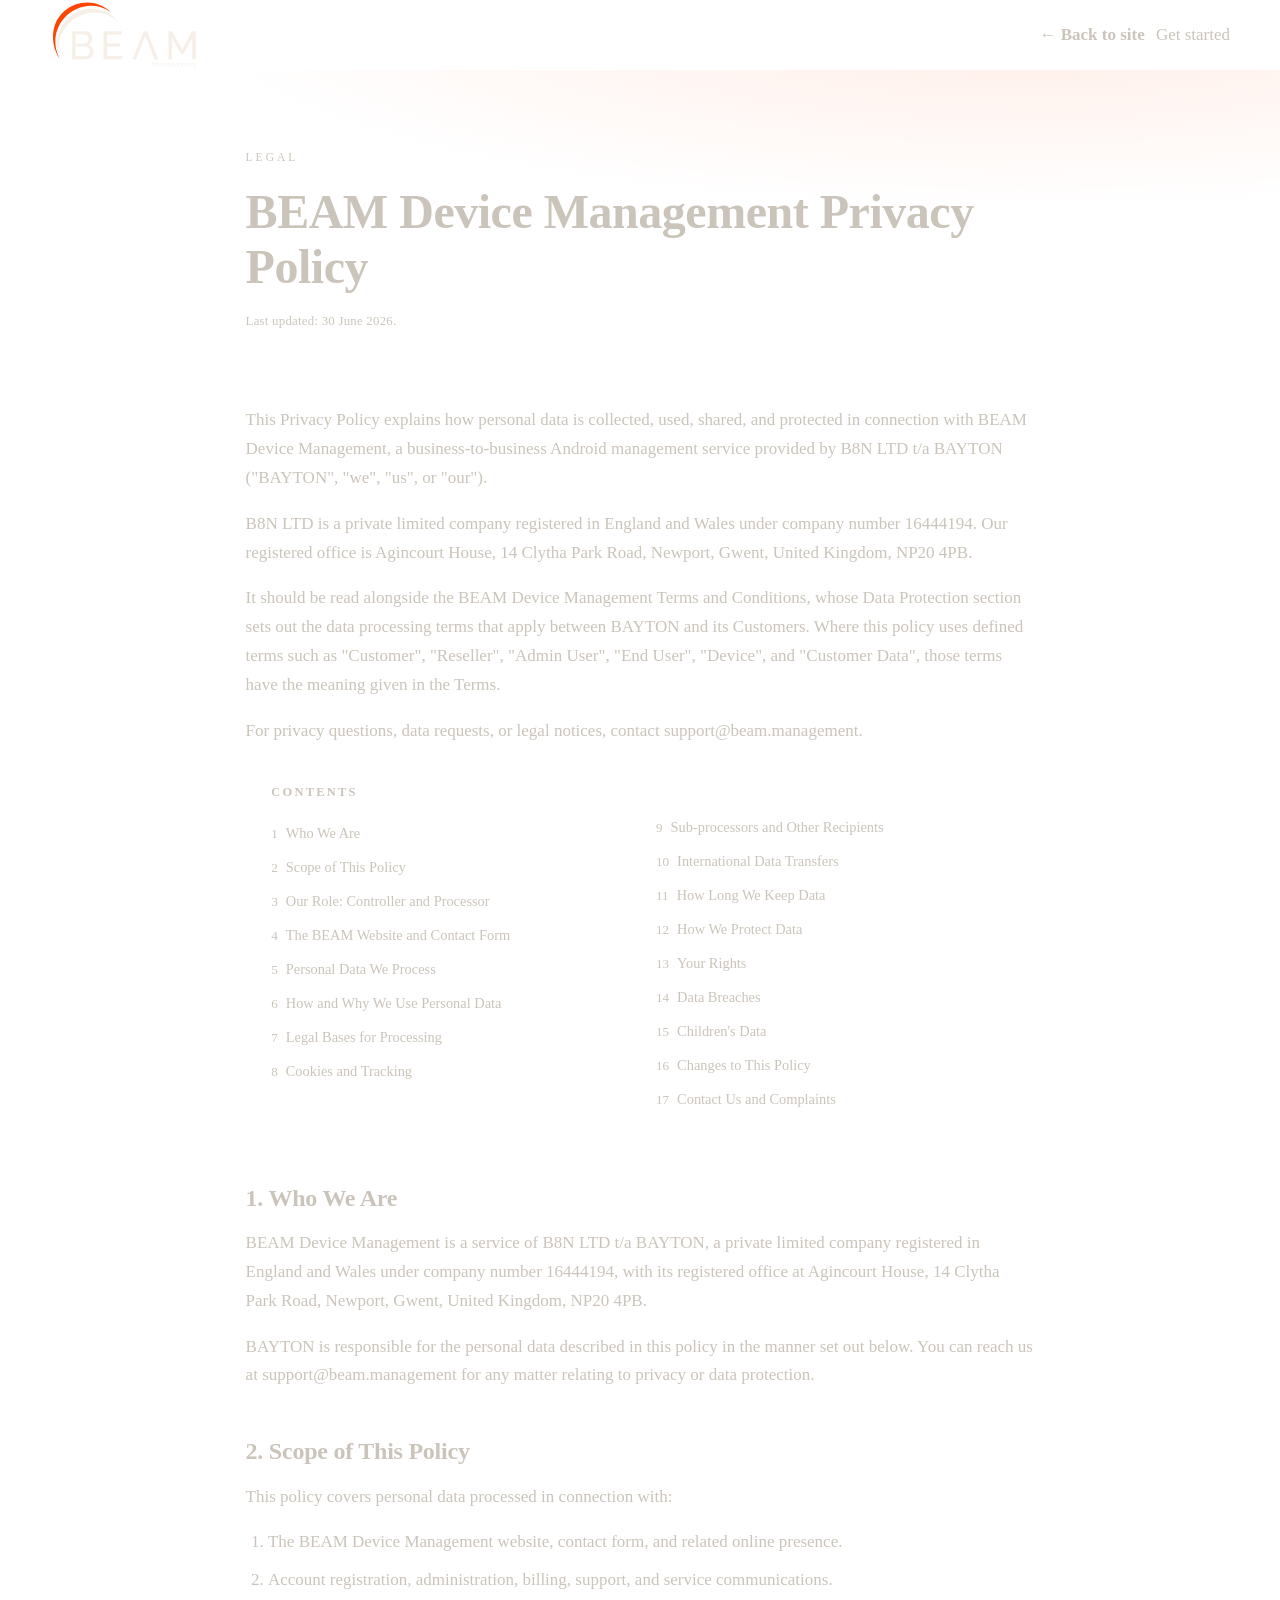
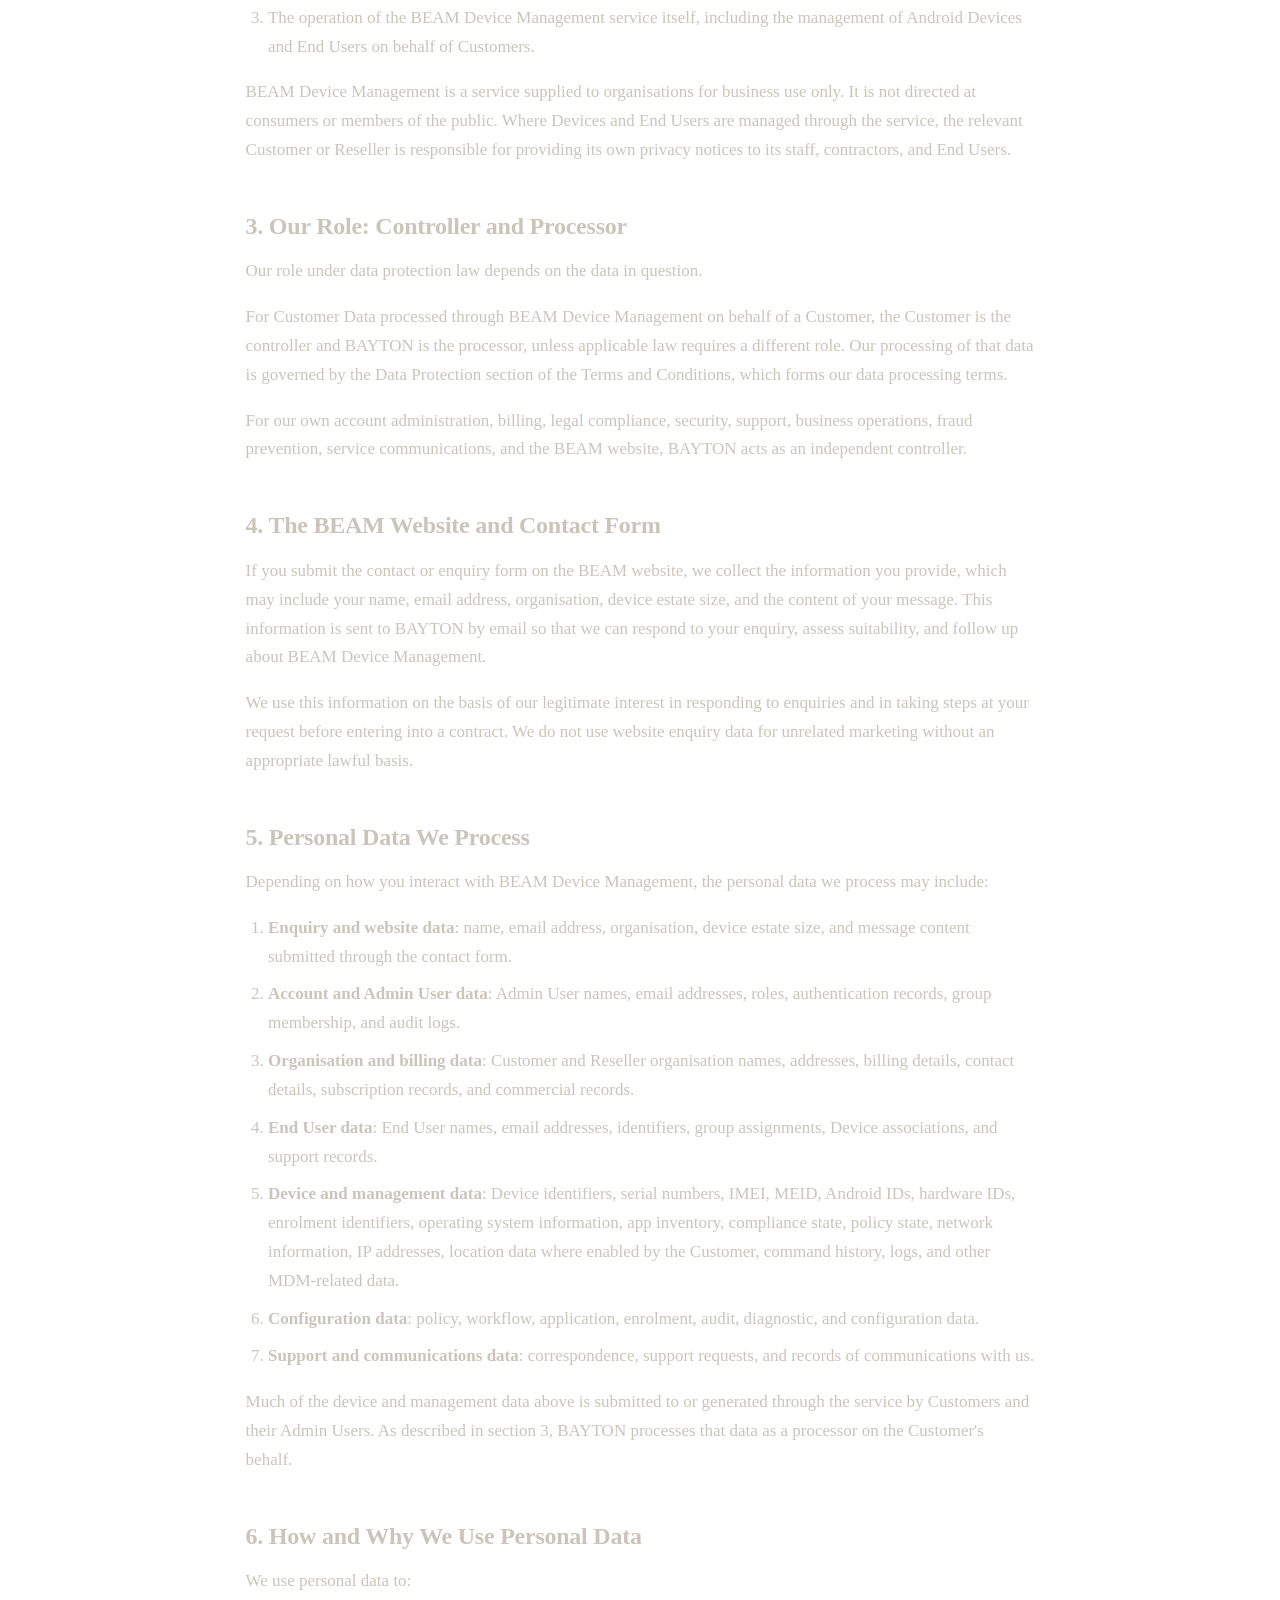
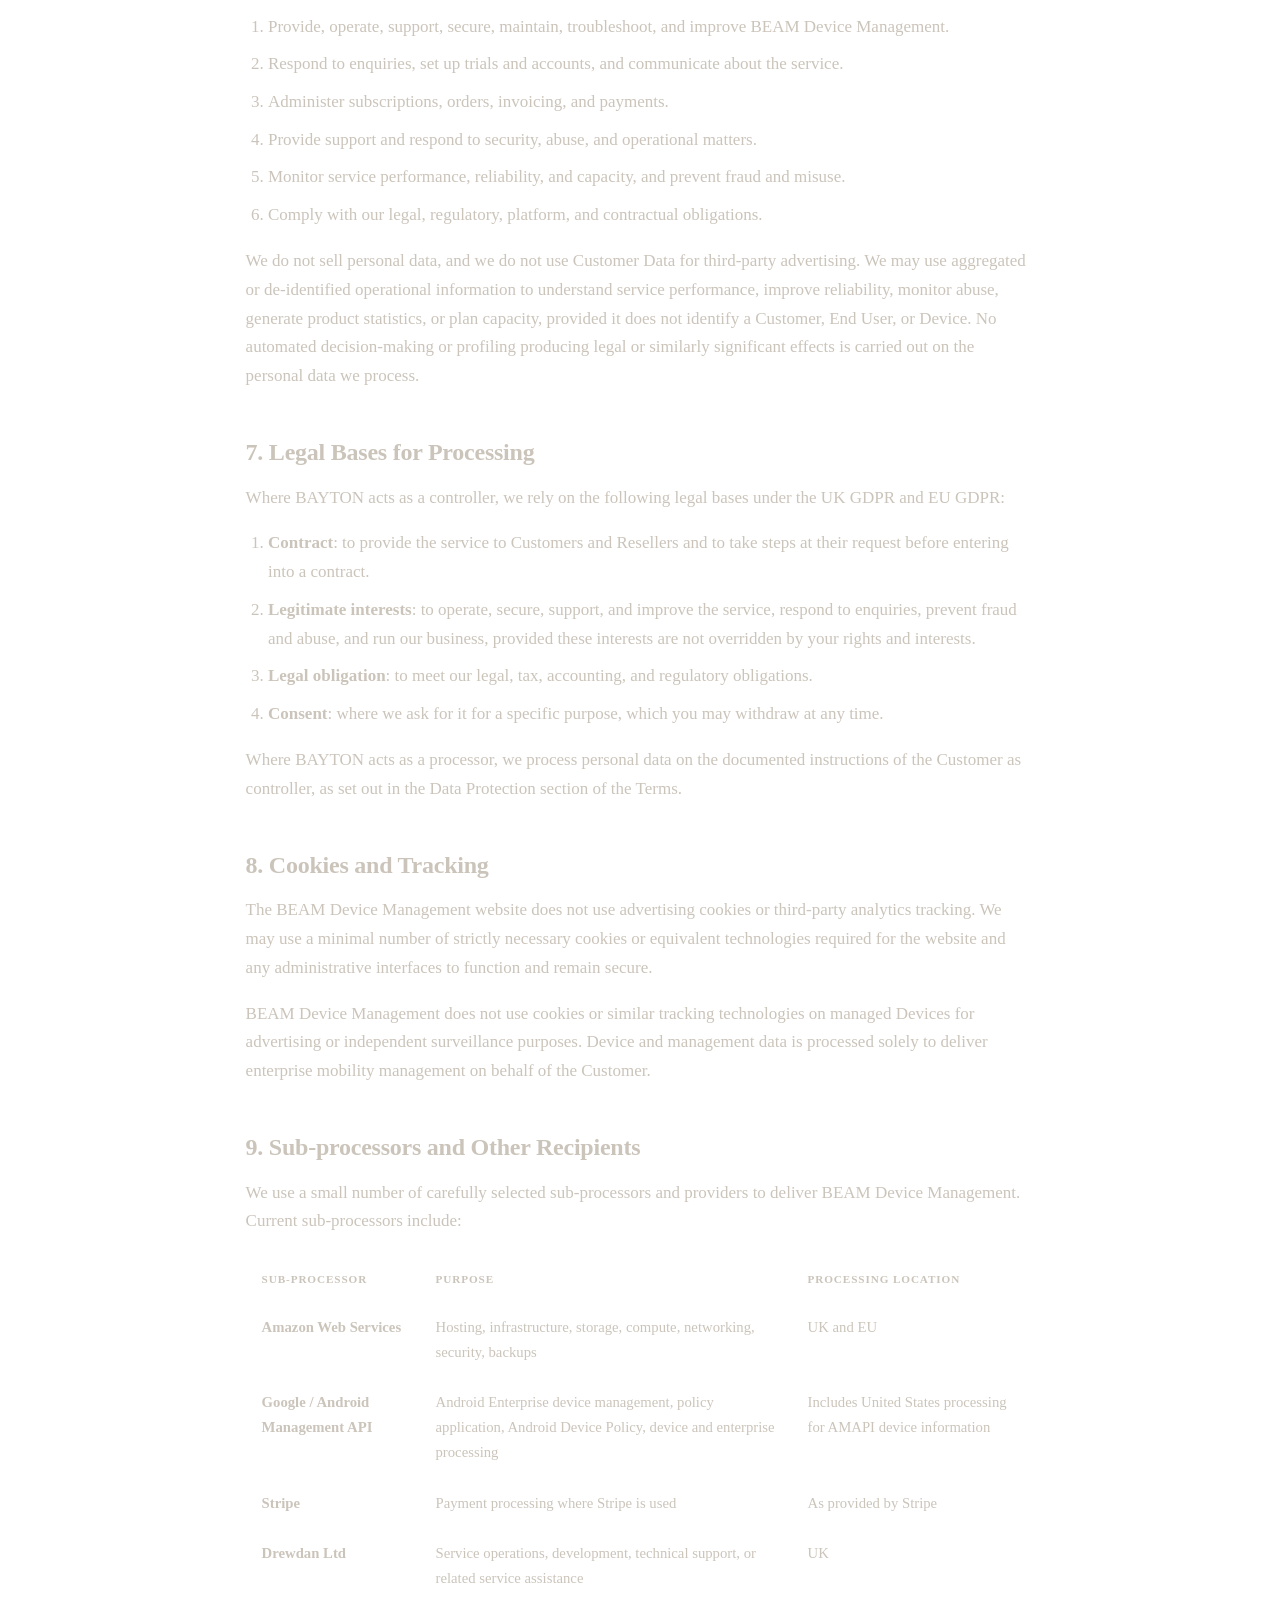
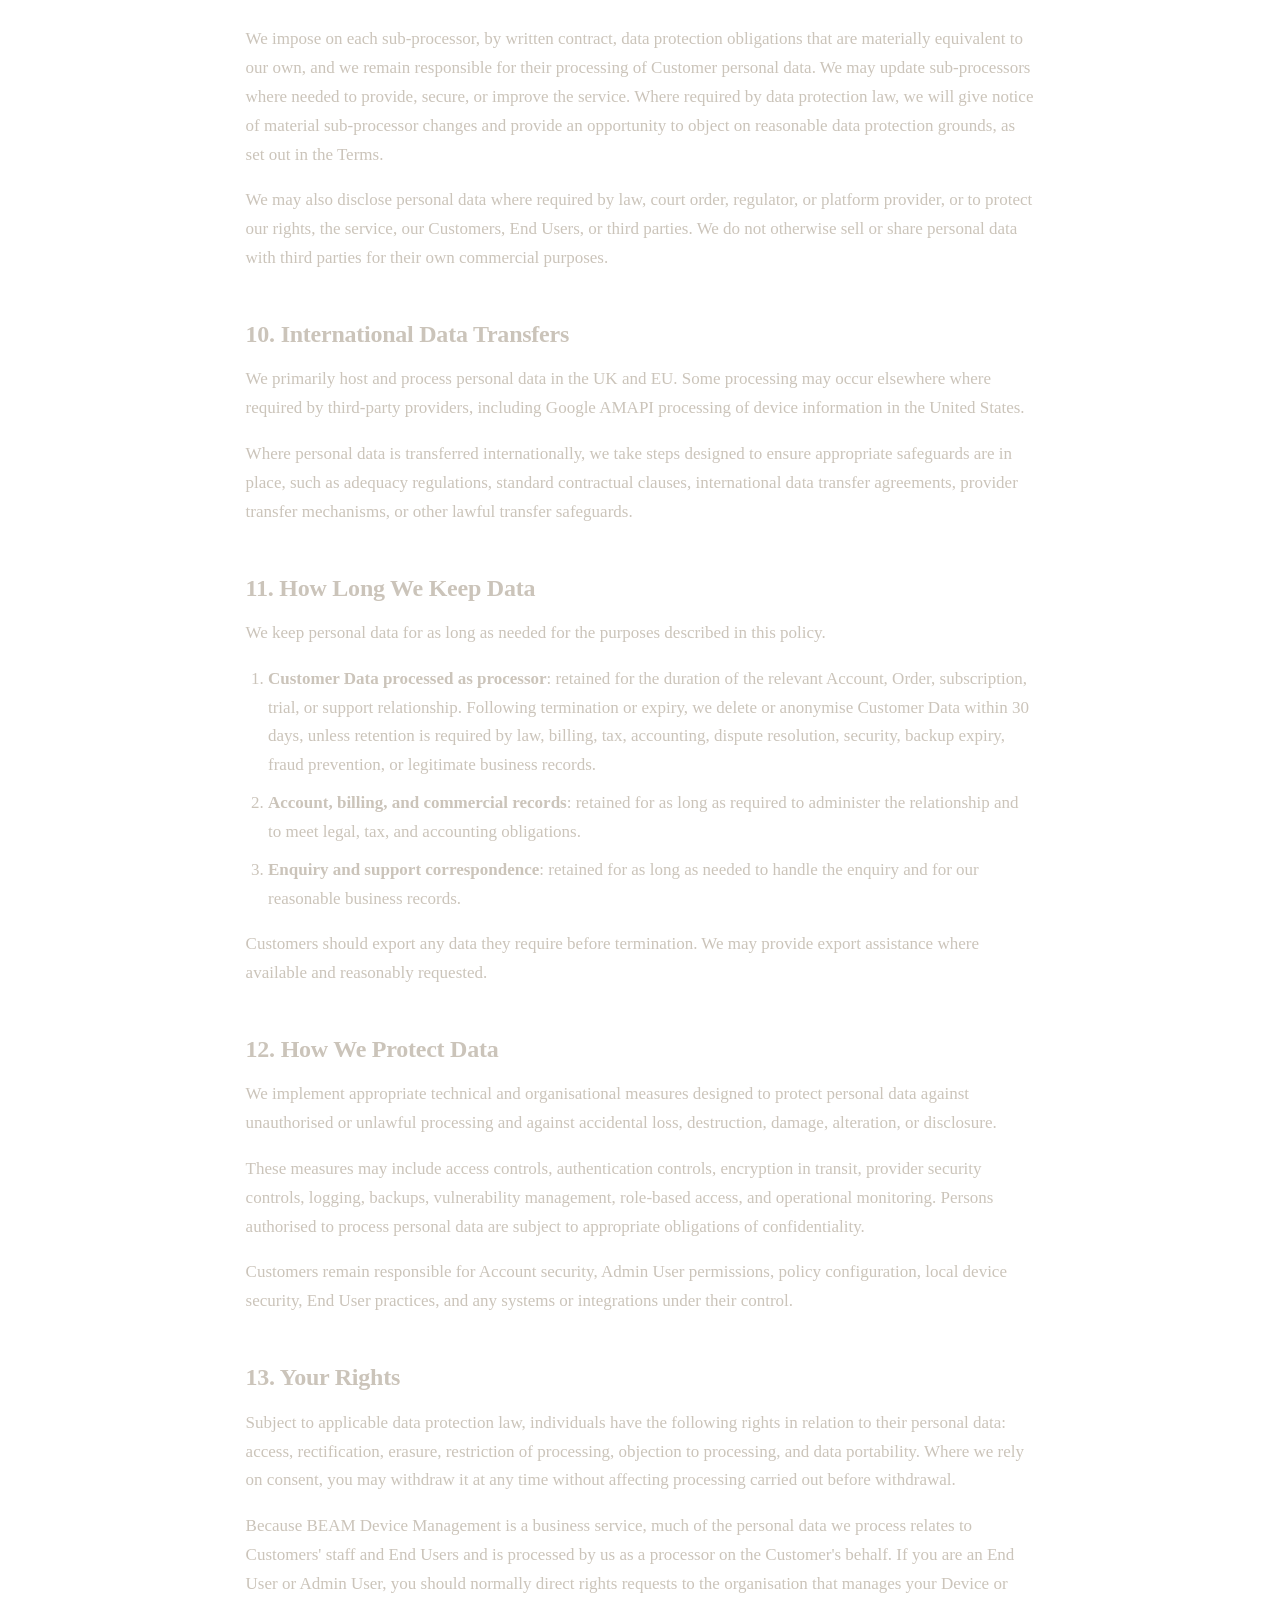
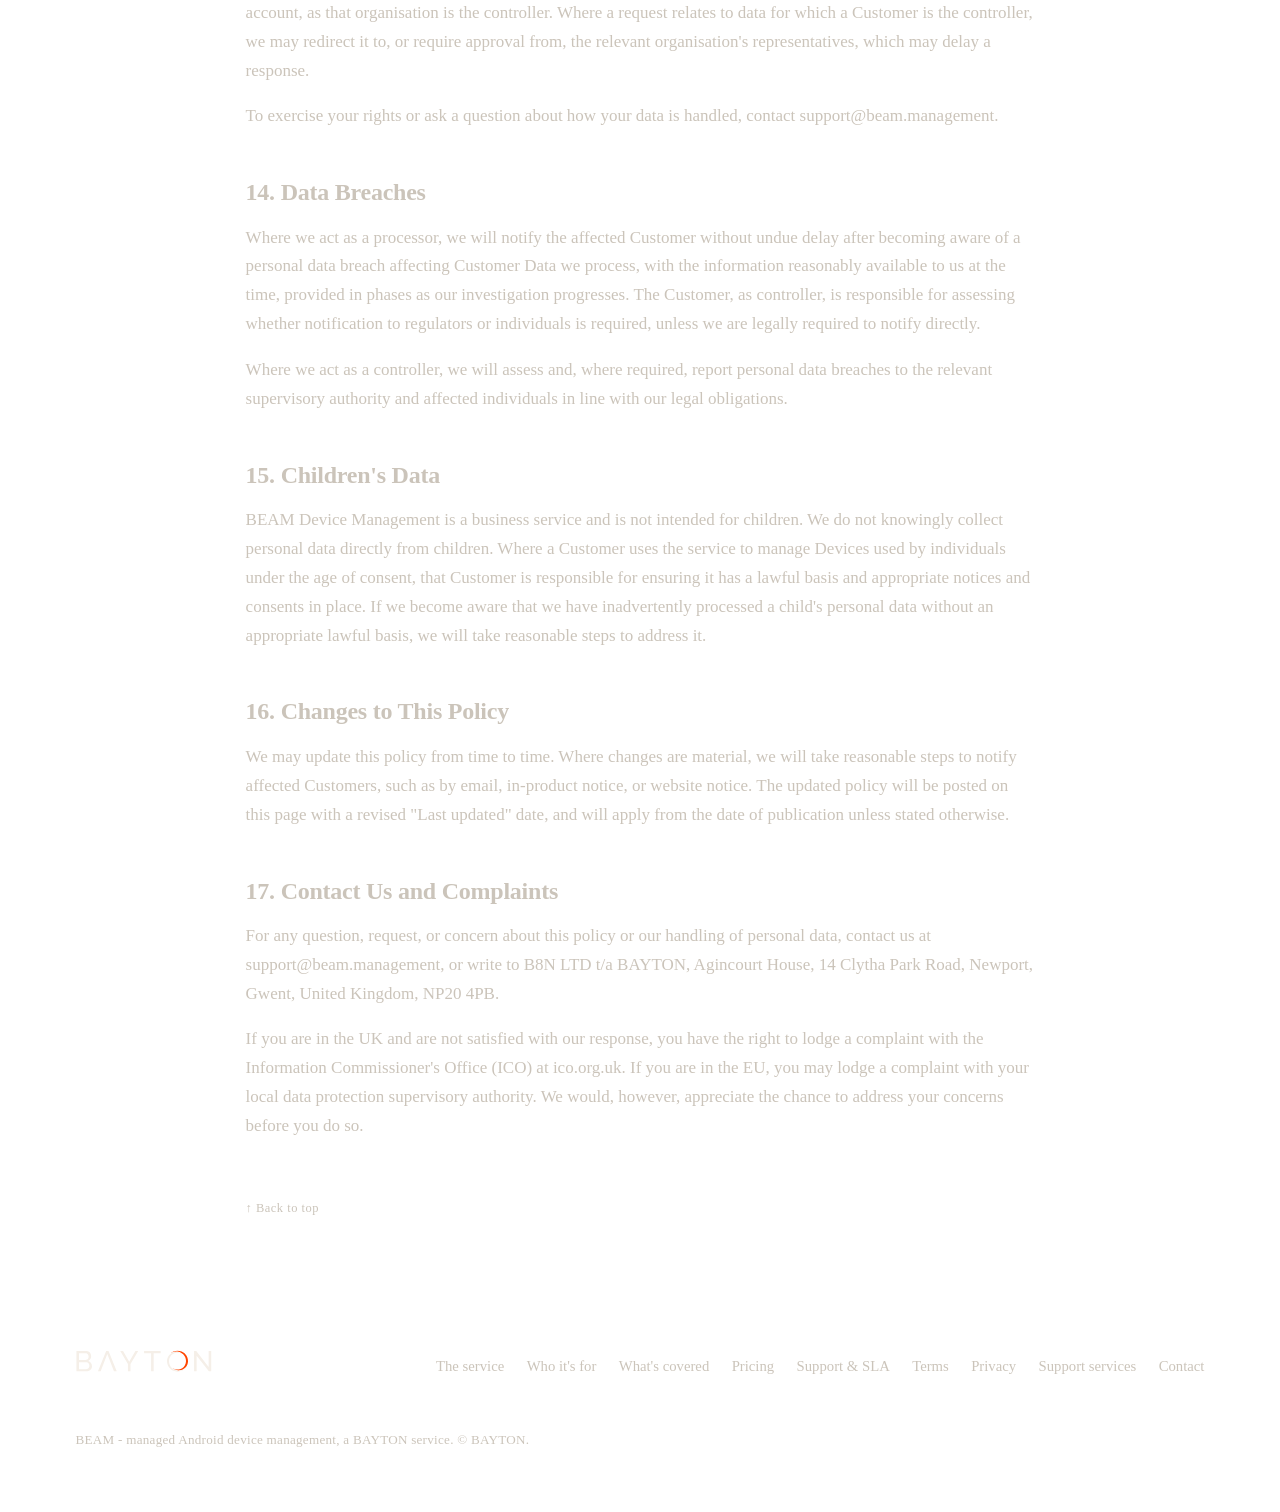
<file: privacy/index.html>
<!DOCTYPE html>
<html lang="en">
<head>
<meta charset="UTF-8">
<meta name="viewport" content="width=device-width, initial-scale=1">
<title>Privacy Policy - BEAM Device Management · BAYTON</title>
<meta name="description" content="Privacy Policy explaining how B8N LTD t/a BAYTON collects, uses, and protects personal data in connection with BEAM Device Management, the business Android management service.">
<link rel="icon" href="/favicon.ico">
<meta name="robots" content="index,follow">
<meta name="theme-color" content="#131110">
<link rel="preconnect" href="https://cdn-styles.bayton.org" crossorigin>
<link rel="preconnect" href="https://fonts.googleapis.com">
<link rel="preconnect" href="https://fonts.gstatic.com" crossorigin>
<!-- Bayton Design (shared fonts, tokens, components), pinned v1.4.2, before app CSS -->
<link
  rel="stylesheet"
  href="https://cdn-styles.bayton.org/v1.4.2/styles.css"
  integrity="sha384-aEfhepT+w0DjXsVY5LtIcOzoUlI6inA6gwM2Dg4GKDi04m7+74WHD/auAm15ciXb"
  crossorigin="anonymous"
>
<link rel="stylesheet" href="/terms.css">
</head>
<body id="top">

<header class="legal-header">
  <div class="legal-header-inner">
    <a href="/" class="legal-brand" aria-label="BEAM home">
      <img src="/beam-logo-light.svg" alt="BEAM">
    </a>
    <div class="legal-header-actions">
      <a class="back" href="/">← Back to site</a>
      <a class="button primary lg" href="https://bayton.org/support/">Get started</a>
    </div>
  </div>
</header>

<div class="legal-head">
  <div class="legal">
    <span class="eyebrow">Legal</span>
    <h1>BEAM Device Management Privacy Policy</h1>
    <p class="updated">Last updated: 30 June 2026.</p>
  </div>
</div>

<main class="legal">

  <div class="intro">
    <p>This Privacy Policy explains how personal data is collected, used, shared, and protected in connection with BEAM Device Management, a business-to-business Android management service provided by B8N LTD t/a BAYTON ("BAYTON", "we", "us", or "our").</p>
    <p>B8N LTD is a private limited company registered in England and Wales under company number 16444194. Our registered office is Agincourt House, 14 Clytha Park Road, Newport, Gwent, United Kingdom, NP20 4PB.</p>
    <p>It should be read alongside the <a href="/terms">BEAM Device Management Terms and Conditions</a>, whose Data Protection section sets out the data processing terms that apply between BAYTON and its Customers. Where this policy uses defined terms such as "Customer", "Reseller", "Admin User", "End User", "Device", and "Customer Data", those terms have the meaning given in the Terms.</p>
    <p>For privacy questions, data requests, or legal notices, contact <a href="mailto:support@beam.management">support@beam.management</a>.</p>
  </div>

  <nav class="toc" id="toc" aria-label="Contents"><h2>Contents</h2><ol id="toc-list"></ol></nav>

  <h2>1. Who We Are</h2>
  <p>BEAM Device Management is a service of B8N LTD t/a BAYTON, a private limited company registered in England and Wales under company number 16444194, with its registered office at Agincourt House, 14 Clytha Park Road, Newport, Gwent, United Kingdom, NP20 4PB.</p>
  <p>BAYTON is responsible for the personal data described in this policy in the manner set out below. You can reach us at <a href="mailto:support@beam.management">support@beam.management</a> for any matter relating to privacy or data protection.</p>

  <h2>2. Scope of This Policy</h2>
  <p>This policy covers personal data processed in connection with:</p>
  <ol>
    <li>The BEAM Device Management website, contact form, and related online presence.</li>
    <li>Account registration, administration, billing, support, and service communications.</li>
    <li>The operation of the BEAM Device Management service itself, including the management of Android Devices and End Users on behalf of Customers.</li>
  </ol>
  <p>BEAM Device Management is a service supplied to organisations for business use only. It is not directed at consumers or members of the public. Where Devices and End Users are managed through the service, the relevant Customer or Reseller is responsible for providing its own privacy notices to its staff, contractors, and End Users.</p>

  <h2>3. Our Role: Controller and Processor</h2>
  <p>Our role under data protection law depends on the data in question.</p>
  <p>For Customer Data processed through BEAM Device Management on behalf of a Customer, the Customer is the controller and BAYTON is the processor, unless applicable law requires a different role. Our processing of that data is governed by the Data Protection section of the <a href="/terms">Terms and Conditions</a>, which forms our data processing terms.</p>
  <p>For our own account administration, billing, legal compliance, security, support, business operations, fraud prevention, service communications, and the BEAM website, BAYTON acts as an independent controller.</p>

  <h2>4. The BEAM Website and Contact Form</h2>
  <p>If you submit the contact or enquiry form on the BEAM website, we collect the information you provide, which may include your name, email address, organisation, device estate size, and the content of your message. This information is sent to BAYTON by email so that we can respond to your enquiry, assess suitability, and follow up about BEAM Device Management.</p>
  <p>We use this information on the basis of our legitimate interest in responding to enquiries and in taking steps at your request before entering into a contract. We do not use website enquiry data for unrelated marketing without an appropriate lawful basis.</p>

  <h2>5. Personal Data We Process</h2>
  <p>Depending on how you interact with BEAM Device Management, the personal data we process may include:</p>
  <ol>
    <li><strong>Enquiry and website data</strong>: name, email address, organisation, device estate size, and message content submitted through the contact form.</li>
    <li><strong>Account and Admin User data</strong>: Admin User names, email addresses, roles, authentication records, group membership, and audit logs.</li>
    <li><strong>Organisation and billing data</strong>: Customer and Reseller organisation names, addresses, billing details, contact details, subscription records, and commercial records.</li>
    <li><strong>End User data</strong>: End User names, email addresses, identifiers, group assignments, Device associations, and support records.</li>
    <li><strong>Device and management data</strong>: Device identifiers, serial numbers, IMEI, MEID, Android IDs, hardware IDs, enrolment identifiers, operating system information, app inventory, compliance state, policy state, network information, IP addresses, location data where enabled by the Customer, command history, logs, and other MDM-related data.</li>
    <li><strong>Configuration data</strong>: policy, workflow, application, enrolment, audit, diagnostic, and configuration data.</li>
    <li><strong>Support and communications data</strong>: correspondence, support requests, and records of communications with us.</li>
  </ol>
  <p>Much of the device and management data above is submitted to or generated through the service by Customers and their Admin Users. As described in section 3, BAYTON processes that data as a processor on the Customer's behalf.</p>

  <h2>6. How and Why We Use Personal Data</h2>
  <p>We use personal data to:</p>
  <ol>
    <li>Provide, operate, support, secure, maintain, troubleshoot, and improve BEAM Device Management.</li>
    <li>Respond to enquiries, set up trials and accounts, and communicate about the service.</li>
    <li>Administer subscriptions, orders, invoicing, and payments.</li>
    <li>Provide support and respond to security, abuse, and operational matters.</li>
    <li>Monitor service performance, reliability, and capacity, and prevent fraud and misuse.</li>
    <li>Comply with our legal, regulatory, platform, and contractual obligations.</li>
  </ol>
  <p>We do not sell personal data, and we do not use Customer Data for third-party advertising. We may use aggregated or de-identified operational information to understand service performance, improve reliability, monitor abuse, generate product statistics, or plan capacity, provided it does not identify a Customer, End User, or Device. No automated decision-making or profiling producing legal or similarly significant effects is carried out on the personal data we process.</p>

  <h2>7. Legal Bases for Processing</h2>
  <p>Where BAYTON acts as a controller, we rely on the following legal bases under the UK GDPR and EU GDPR:</p>
  <ol>
    <li><strong>Contract</strong>: to provide the service to Customers and Resellers and to take steps at their request before entering into a contract.</li>
    <li><strong>Legitimate interests</strong>: to operate, secure, support, and improve the service, respond to enquiries, prevent fraud and abuse, and run our business, provided these interests are not overridden by your rights and interests.</li>
    <li><strong>Legal obligation</strong>: to meet our legal, tax, accounting, and regulatory obligations.</li>
    <li><strong>Consent</strong>: where we ask for it for a specific purpose, which you may withdraw at any time.</li>
  </ol>
  <p>Where BAYTON acts as a processor, we process personal data on the documented instructions of the Customer as controller, as set out in the Data Protection section of the <a href="/terms">Terms</a>.</p>

  <h2>8. Cookies and Tracking</h2>
  <p>The BEAM Device Management website does not use advertising cookies or third-party analytics tracking. We may use a minimal number of strictly necessary cookies or equivalent technologies required for the website and any administrative interfaces to function and remain secure.</p>
  <p>BEAM Device Management does not use cookies or similar tracking technologies on managed Devices for advertising or independent surveillance purposes. Device and management data is processed solely to deliver enterprise mobility management on behalf of the Customer.</p>

  <h2>9. Sub-processors and Other Recipients</h2>
  <p>We use a small number of carefully selected sub-processors and providers to deliver BEAM Device Management. Current sub-processors include:</p>
  <div class="table-scroll">
    <table>
      <thead><tr><th>Sub-processor</th><th>Purpose</th><th>Processing location</th></tr></thead>
      <tbody>
        <tr><td><strong>Amazon Web Services</strong></td><td>Hosting, infrastructure, storage, compute, networking, security, backups</td><td>UK and EU</td></tr>
        <tr><td><strong>Google / Android Management API</strong></td><td>Android Enterprise device management, policy application, Android Device Policy, device and enterprise processing</td><td>Includes United States processing for AMAPI device information</td></tr>
        <tr><td><strong>Stripe</strong></td><td>Payment processing where Stripe is used</td><td>As provided by Stripe</td></tr>
        <tr><td><strong>Drewdan Ltd</strong></td><td>Service operations, development, technical support, or related service assistance</td><td>UK</td></tr>
      </tbody>
    </table>
  </div>
  <p>We impose on each sub-processor, by written contract, data protection obligations that are materially equivalent to our own, and we remain responsible for their processing of Customer personal data. We may update sub-processors where needed to provide, secure, or improve the service. Where required by data protection law, we will give notice of material sub-processor changes and provide an opportunity to object on reasonable data protection grounds, as set out in the <a href="/terms">Terms</a>.</p>
  <p>We may also disclose personal data where required by law, court order, regulator, or platform provider, or to protect our rights, the service, our Customers, End Users, or third parties. We do not otherwise sell or share personal data with third parties for their own commercial purposes.</p>

  <h2>10. International Data Transfers</h2>
  <p>We primarily host and process personal data in the UK and EU. Some processing may occur elsewhere where required by third-party providers, including Google AMAPI processing of device information in the United States.</p>
  <p>Where personal data is transferred internationally, we take steps designed to ensure appropriate safeguards are in place, such as adequacy regulations, standard contractual clauses, international data transfer agreements, provider transfer mechanisms, or other lawful transfer safeguards.</p>

  <h2>11. How Long We Keep Data</h2>
  <p>We keep personal data for as long as needed for the purposes described in this policy.</p>
  <ol>
    <li><strong>Customer Data processed as processor</strong>: retained for the duration of the relevant Account, Order, subscription, trial, or support relationship. Following termination or expiry, we delete or anonymise Customer Data within 30 days, unless retention is required by law, billing, tax, accounting, dispute resolution, security, backup expiry, fraud prevention, or legitimate business records.</li>
    <li><strong>Account, billing, and commercial records</strong>: retained for as long as required to administer the relationship and to meet legal, tax, and accounting obligations.</li>
    <li><strong>Enquiry and support correspondence</strong>: retained for as long as needed to handle the enquiry and for our reasonable business records.</li>
  </ol>
  <p>Customers should export any data they require before termination. We may provide export assistance where available and reasonably requested.</p>

  <h2>12. How We Protect Data</h2>
  <p>We implement appropriate technical and organisational measures designed to protect personal data against unauthorised or unlawful processing and against accidental loss, destruction, damage, alteration, or disclosure.</p>
  <p>These measures may include access controls, authentication controls, encryption in transit, provider security controls, logging, backups, vulnerability management, role-based access, and operational monitoring. Persons authorised to process personal data are subject to appropriate obligations of confidentiality.</p>
  <p>Customers remain responsible for Account security, Admin User permissions, policy configuration, local device security, End User practices, and any systems or integrations under their control.</p>

  <h2>13. Your Rights</h2>
  <p>Subject to applicable data protection law, individuals have the following rights in relation to their personal data: access, rectification, erasure, restriction of processing, objection to processing, and data portability. Where we rely on consent, you may withdraw it at any time without affecting processing carried out before withdrawal.</p>
  <p>Because BEAM Device Management is a business service, much of the personal data we process relates to Customers' staff and End Users and is processed by us as a processor on the Customer's behalf. If you are an End User or Admin User, you should normally direct rights requests to the organisation that manages your Device or account, as that organisation is the controller. Where a request relates to data for which a Customer is the controller, we may redirect it to, or require approval from, the relevant organisation's representatives, which may delay a response.</p>
  <p>To exercise your rights or ask a question about how your data is handled, contact <a href="mailto:support@beam.management">support@beam.management</a>.</p>

  <h2>14. Data Breaches</h2>
  <p>Where we act as a processor, we will notify the affected Customer without undue delay after becoming aware of a personal data breach affecting Customer Data we process, with the information reasonably available to us at the time, provided in phases as our investigation progresses. The Customer, as controller, is responsible for assessing whether notification to regulators or individuals is required, unless we are legally required to notify directly.</p>
  <p>Where we act as a controller, we will assess and, where required, report personal data breaches to the relevant supervisory authority and affected individuals in line with our legal obligations.</p>

  <h2>15. Children's Data</h2>
  <p>BEAM Device Management is a business service and is not intended for children. We do not knowingly collect personal data directly from children. Where a Customer uses the service to manage Devices used by individuals under the age of consent, that Customer is responsible for ensuring it has a lawful basis and appropriate notices and consents in place. If we become aware that we have inadvertently processed a child's personal data without an appropriate lawful basis, we will take reasonable steps to address it.</p>

  <h2>16. Changes to This Policy</h2>
  <p>We may update this policy from time to time. Where changes are material, we will take reasonable steps to notify affected Customers, such as by email, in-product notice, or website notice. The updated policy will be posted on this page with a revised "Last updated" date, and will apply from the date of publication unless stated otherwise.</p>

  <h2>17. Contact Us and Complaints</h2>
  <p>For any question, request, or concern about this policy or our handling of personal data, contact us at <a href="mailto:support@beam.management">support@beam.management</a>, or write to B8N LTD t/a BAYTON, Agincourt House, 14 Clytha Park Road, Newport, Gwent, United Kingdom, NP20 4PB.</p>
  <p>If you are in the UK and are not satisfied with our response, you have the right to lodge a complaint with the Information Commissioner's Office (ICO) at <a href="https://ico.org.uk" rel="noopener" target="_blank">ico.org.uk</a>. If you are in the EU, you may lodge a complaint with your local data protection supervisory authority. We would, however, appreciate the chance to address your concerns before you do so.</p>

  <a href="#top" class="toplink">↑ Back to top</a>

</main>

<footer>
  <div class="wrap foot-inner">
    <a href="https://bayton.org" class="logo" aria-label="BAYTON">
      <svg class="wm" viewBox="0 0 3175 710" fill="none" xmlns="http://www.w3.org/2000/svg">
        <g clip-path="url(#clip0)">
          <path d="M2553.45 118.43V447.55H2499V18H2544.98L2807.55 353.775V18.605H2862V447.55H2812.39L2553.45 118.43Z" fill="#f5efe8"/>
          <g id="swirl_2">
            <path d="M2007.06 60.0315C2023.72 46.2035 2042.22 34.951 2062.27 26.4707C2089.68 14.8779 2118.78 8.99982 2148.76 8.99982C2178.75 8.99982 2207.85 14.8779 2235.26 26.4707C2255.31 34.951 2273.81 46.2035 2290.47 60.0315C2295.8 64.4517 2300.93 69.1355 2305.87 74.0762C2326.27 94.4762 2342.29 118.236 2353.48 144.694C2364.67 171.135 2370.53 199.158 2370.93 228.022C2370.94 228.479 2370.94 228.939 2370.95 229.396C2370.95 229.523 2370.95 229.65 2370.95 229.78C2370.95 230.247 2370.95 230.717 2370.95 231.184C2370.95 231.651 2370.95 232.122 2370.95 232.589C2370.95 232.719 2370.95 232.846 2370.95 232.972C2370.94 233.429 2370.94 233.89 2370.93 234.347C2369.31 336.096 2289.52 419.204 2189.12 426.137C2176.06 427.057 2161.81 426.597 2148.76 424.775C2111.48 419.648 2077.51 403.958 2050 380.833C2078.34 399.605 2112.3 410.54 2148.76 410.54C2185.23 410.54 2219.19 399.602 2247.53 380.833C2295.46 349.1 2327.33 294.976 2328.11 233.5C2328.11 232.729 2328.12 231.955 2328.12 231.184C2328.12 230.414 2328.11 229.64 2328.11 228.869C2327.81 201.864 2322.37 175.662 2311.92 150.949C2301.54 126.402 2286.68 104.358 2267.75 85.4288C2248.82 66.5 2226.78 51.6379 2202.23 41.2561C2197.9 39.428 2193.53 37.7533 2189.12 36.2287C2176.01 31.7083 2162.52 28.5458 2148.76 26.7676C2139.94 25.6267 2131.01 25.0529 2121.99 25.0529C2094.17 25.0529 2067.17 30.504 2041.76 41.2528C2029.54 46.417 2017.95 52.6888 2007.05 60.0214L2007.06 60.0315Z" fill="#FF4500"/>
            <path d="M1926.57 231.191C1926.57 230.724 1926.57 230.254 1926.58 229.787C1926.58 229.657 1926.58 229.53 1926.58 229.403C1926.59 228.946 1926.59 228.486 1926.6 228.029C1926.6 227.688 1926.61 227.348 1926.62 227.008C1926.62 226.938 1926.62 226.864 1926.62 226.798C1926.63 226.594 1926.63 226.391 1926.64 226.184C1926.65 225.984 1926.65 225.78 1926.66 225.577C1926.68 224.859 1926.7 224.145 1926.73 223.428C1926.75 223.031 1926.76 222.634 1926.78 222.24C1926.79 221.957 1926.8 221.673 1926.82 221.39C1926.89 219.905 1926.98 218.427 1927.09 216.953C1927.11 216.703 1927.12 216.449 1927.15 216.199C1927.17 215.845 1927.2 215.495 1927.23 215.141C1927.25 214.898 1927.27 214.651 1927.29 214.407C1927.35 213.75 1927.4 213.093 1927.47 212.436C1927.56 211.495 1927.66 210.558 1927.76 209.62C1927.93 208.142 1928.11 206.674 1928.3 205.207C1928.33 204.99 1928.36 204.773 1928.39 204.559C1929.55 196.079 1931.25 187.772 1933.47 179.672C1933.57 179.302 1933.67 178.935 1933.78 178.568C1933.88 178.198 1933.98 177.831 1934.09 177.464C1934.29 176.753 1934.5 176.039 1934.71 175.329C1935.26 173.481 1935.85 171.639 1936.45 169.814C1936.68 169.124 1936.91 168.44 1937.15 167.749C1937.53 166.638 1937.92 165.534 1938.32 164.433C1938.67 163.479 1939.02 162.532 1939.39 161.588C1939.55 161.161 1939.72 160.734 1939.88 160.307C1940 160.016 1940.11 159.726 1940.23 159.433C1940.53 158.672 1940.83 157.915 1941.14 157.161C1941.57 156.117 1942.01 155.079 1942.45 154.045C1942.75 153.358 1943.05 152.67 1943.36 151.98C1943.51 151.636 1943.66 151.296 1943.82 150.952C1943.98 150.609 1944.13 150.268 1944.29 149.928C1944.44 149.588 1944.6 149.248 1944.76 148.907C1945.07 148.227 1945.39 147.55 1945.72 146.876C1946.2 145.865 1946.7 144.854 1947.2 143.85C1947.37 143.516 1947.54 143.179 1947.71 142.849C1948.22 141.852 1948.73 140.854 1949.26 139.863C1949.43 139.533 1949.61 139.203 1949.79 138.876C1949.92 138.622 1950.06 138.369 1950.2 138.115C1951.02 136.594 1951.87 135.086 1952.74 133.595C1952.9 133.321 1953.05 133.051 1953.21 132.781C1953.83 131.727 1954.46 130.676 1955.09 129.632C1955.24 129.398 1955.38 129.165 1955.52 128.931C1956.33 127.623 1957.15 126.326 1957.99 125.038C1958.17 124.761 1958.35 124.477 1958.53 124.201C1958.68 123.977 1958.82 123.757 1958.97 123.533C1959.16 123.253 1959.35 122.97 1959.54 122.686C1960.18 121.732 1960.83 120.784 1961.48 119.844C1961.69 119.54 1961.91 119.233 1962.12 118.93C1962.55 118.322 1962.98 117.719 1963.42 117.115C1963.63 116.811 1963.85 116.511 1964.07 116.214C1964.73 115.313 1965.39 114.419 1966.07 113.532C1966.29 113.235 1966.52 112.941 1966.74 112.644C1967.41 111.76 1968.1 110.883 1968.79 110.009C1969.02 109.719 1969.25 109.429 1969.49 109.138C1969.69 108.878 1969.9 108.621 1970.11 108.364C1970.37 108.047 1970.63 107.727 1970.89 107.41C1971.1 107.147 1971.32 106.89 1971.53 106.63C1971.79 106.319 1972.05 106.009 1972.31 105.702C1972.55 105.419 1972.79 105.135 1973.03 104.851C1973.27 104.571 1973.51 104.288 1973.75 104.004C1974.23 103.44 1974.72 102.883 1975.21 102.326C1975.45 102.049 1975.7 101.769 1975.95 101.492C1976.69 100.661 1977.43 99.8374 1978.19 99.02C1978.44 98.7465 1978.69 98.4729 1978.94 98.2027C1979.44 97.6589 1979.95 97.1185 1980.46 96.5847C1980.72 96.3178 1980.98 96.0509 1981.23 95.7807C1981.49 95.5138 1981.75 95.247 1982.01 94.9801C1982.26 94.7165 1982.52 94.4497 1982.78 94.1861C1983.29 93.6657 1983.81 93.1486 1984.32 92.6348C1984.6 92.3646 1984.87 92.0944 1985.15 91.8275C1985.41 91.5673 1985.68 91.3071 1985.94 91.0502C1986.47 90.5331 1987 90.0194 1987.54 89.5123C1987.81 89.2554 1988.08 89.0019 1988.35 88.7483C1992.01 85.3122 1995.8 82.0195 1999.71 78.877C2000 78.6401 2000.29 78.4099 2000.58 78.1797C2002.49 76.6585 2004.43 75.1739 2006.4 73.7261C2006.62 73.5659 2006.84 73.4058 2007.06 73.2457C2007.28 73.0856 2007.49 72.9288 2007.71 72.772C2007.96 72.5885 2008.22 72.4083 2008.47 72.2248C2009.29 71.6344 2010.13 71.0472 2010.97 70.4667C2011.23 70.2866 2011.49 70.1064 2011.75 69.9296C2012.25 69.5794 2012.77 69.2324 2013.28 68.8855C2013.58 68.6886 2013.86 68.4985 2014.16 68.305C2014.33 68.1916 2014.5 68.0781 2014.67 67.9614C2014.94 67.7912 2015.19 67.6178 2015.46 67.4476C2015.77 67.2441 2016.08 67.0406 2016.39 66.8405C2017.34 66.2266 2018.3 65.6228 2019.26 65.0257C2019.56 64.8388 2019.87 64.6487 2020.17 64.4618C2020.69 64.1449 2021.22 63.8247 2021.74 63.5111C2022.06 63.3176 2022.39 63.1241 2022.71 62.9339C2024.96 61.5995 2027.24 60.3051 2029.55 59.0608C2029.79 58.9307 2030.03 58.8006 2030.27 58.6738C2030.8 58.3936 2031.33 58.1133 2031.85 57.8398C2032.18 57.6663 2032.52 57.4929 2032.85 57.3227C2034.51 56.4654 2036.19 55.6347 2037.88 54.824C2038.22 54.6639 2038.56 54.5004 2038.89 54.3436C2039.23 54.1835 2039.57 54.0267 2039.91 53.8665C2040.23 53.7197 2040.54 53.573 2040.86 53.4262C2041.98 52.9124 2043.11 52.4087 2044.24 51.9183C2044.51 51.7982 2044.78 51.6815 2045.05 51.5647C2046.43 50.9709 2047.82 50.3937 2049.22 49.8299C2049.56 49.6865 2049.91 49.5497 2050.27 49.4096C2052.3 48.6056 2054.34 47.835 2056.4 47.1011C2056.76 46.9709 2057.12 46.8475 2057.48 46.7207C2057.77 46.6173 2058.05 46.5172 2058.34 46.4171C2058.77 46.2704 2059.2 46.1236 2059.63 45.9768C2059.9 45.8867 2060.17 45.7933 2060.44 45.7032C2060.6 45.6532 2060.76 45.5998 2060.92 45.5464C2061.52 45.3496 2062.12 45.1528 2062.73 44.9626C2065.13 44.1953 2067.55 43.4748 2069.99 42.8009C2070.24 42.7308 2070.49 42.6608 2070.74 42.594C2072.16 42.2071 2073.59 41.8334 2075.03 41.4798C2075.25 41.4231 2075.47 41.3697 2075.69 41.3196C2075.89 41.2696 2076.09 41.2196 2076.29 41.1729C2076.99 41.0027 2077.69 40.8393 2078.4 40.6792C2082.19 39.8118 2086.02 39.0545 2089.9 38.4106C2090.26 38.3506 2090.63 38.2905 2090.99 38.2305C2091.14 38.2071 2091.29 38.1838 2091.44 38.1604C2091.87 38.0904 2092.3 38.0236 2092.73 37.9603C2093.09 37.9069 2093.45 37.8535 2093.82 37.8001C2094.39 37.7167 2094.96 37.6367 2095.54 37.5599C2099.79 36.9828 2104.09 36.5391 2108.42 36.2388C2112.91 35.9319 2117.44 35.7718 2122.01 35.7718C2131.09 35.7718 2140.02 36.3957 2148.78 37.6C2186.06 42.7275 2220.03 58.4169 2247.55 81.5425C2219.2 62.7705 2185.25 51.8349 2148.78 51.8349C2112.31 51.8349 2078.35 62.7738 2050.01 81.5425C2002.09 113.275 1970.22 167.399 1969.44 228.876C1969.43 229.647 1969.42 230.42 1969.42 231.191C1969.42 231.962 1969.43 232.736 1969.44 233.506C1969.73 260.512 1975.17 286.713 1985.62 311.427C1996 335.973 2010.87 358.018 2029.8 376.947C2048.72 395.875 2070.77 410.737 2095.32 421.119C2099.64 422.947 2104.01 424.622 2108.42 426.147C2155.96 442.643 2209.65 440.785 2255.79 421.119C2268 415.955 2279.59 409.683 2290.49 402.351C2273.83 416.179 2255.33 427.431 2235.28 435.911C2207.85 447.501 2178.75 453.379 2148.76 453.379C2118.77 453.379 2089.68 447.501 2062.27 435.908C2042.22 427.428 2023.72 416.175 2007.06 402.347C2001.73 397.927 1996.59 393.243 1991.65 388.303C1971.25 367.903 1955.23 344.143 1944.04 317.685C1932.68 290.823 1926.81 262.33 1926.58 232.979C1926.58 232.852 1926.58 232.726 1926.58 232.596C1926.58 232.129 1926.57 231.658 1926.57 231.191Z" fill="#f5efe8"/>
          </g>
          <path fill-rule="evenodd" clip-rule="evenodd" d="M688.194 17.5L862.256 447.525H803.095L662.5 81.5L521.905 447.525H464.75L638.812 17.5H688.194Z" fill="#f5efe8"/>
          <path d="M338.725 336.835C338.725 359.018 333.078 378.378 321.785 394.915C310.492 411.452 295.165 424.358 275.805 433.635C256.848 442.912 235.875 447.55 212.885 447.55H9V18H222.565C242.732 18 260.075 23.445 274.595 34.335C289.518 44.8217 300.812 58.535 308.475 75.475C316.542 92.0117 320.575 109.355 320.575 127.505C320.575 148.478 315.13 168.242 304.24 186.795C293.753 204.945 278.628 218.457 258.865 227.33C283.468 234.59 302.828 248.102 316.945 267.865C331.465 287.225 338.725 310.215 338.725 336.835ZM283.67 327.155C283.67 313.845 280.645 301.543 274.595 290.25C268.948 278.957 261.083 269.882 251 263.025C241.32 256.168 230.027 252.74 217.12 252.74H63.45V400.36H212.885C226.195 400.36 238.093 396.932 248.58 390.075C259.47 383.218 267.94 374.345 273.99 363.455C280.443 352.162 283.67 340.062 283.67 327.155ZM63.45 65.19V208.575H200.18C213.087 208.575 224.38 205.348 234.06 198.895C244.143 192.442 252.008 183.77 257.655 172.88C263.705 161.99 266.73 150.092 266.73 137.185C266.73 123.472 263.907 111.372 258.26 100.885C253.017 89.995 245.555 81.3233 235.875 74.87C226.598 68.4167 215.91 65.19 203.81 65.19H63.45Z" fill="#f5efe8"/>
          <path d="M996.289 18L1126.36 241.85L1257.65 18H1316.94L1153.59 290.855V447.55H1099.14V289.645L936.394 18H996.289Z" fill="#f5efe8"/>
          <path d="M1792.03 66.4H1643.8V447.55H1589.35V66.4H1441.13V18H1792.03V66.4Z" fill="#f5efe8"/>
        </g>
        <defs><clipPath id="clip0"><rect width="3175" height="710" fill="white"/></clipPath></defs>
      </svg>
    </a>
    <nav class="foot-links">
      <a href="/#service">The service</a>
      <a href="/#who">Who it's for</a>
      <a href="/#coverage">What's covered</a>
      <a href="/#pricing">Pricing</a>
      <a href="/sla">Support &amp; SLA</a>
      <a href="/terms">Terms</a>
      <a href="/privacy">Privacy</a>
      <a href="https://bayton.org/support/">Support services</a>
      <a href="https://bayton.org/contact/">Contact</a>
    </nav>
    <p class="foot-note">BEAM - managed Android device management, a BAYTON service. © BAYTON.</p>
  </div>
</footer>

<script>
  // Build table of contents from section headings
  (function(){
    var list = document.getElementById('toc-list');
    if(!list) return;
    var heads = document.querySelectorAll('main.legal > h2');
    var frag = document.createDocumentFragment();
    heads.forEach(function(h){
      var m = h.textContent.match(/^(\d+)\.\s*(.*)$/);
      if(!m) return;
      h.id = 's' + m[1];
      var li = document.createElement('li');
      var a = document.createElement('a');
      a.href = '#s' + m[1];
      var n = document.createElement('span');
      n.className = 'n';
      n.setAttribute('aria-hidden', 'true');
      n.textContent = m[1];
      var label = document.createElement('span');
      label.textContent = m[2];
      a.appendChild(n);
      a.appendChild(label);
      li.appendChild(a);
      frag.appendChild(li);
    });
    list.appendChild(frag);
  })();
</script>
</body>
</html>
</file>
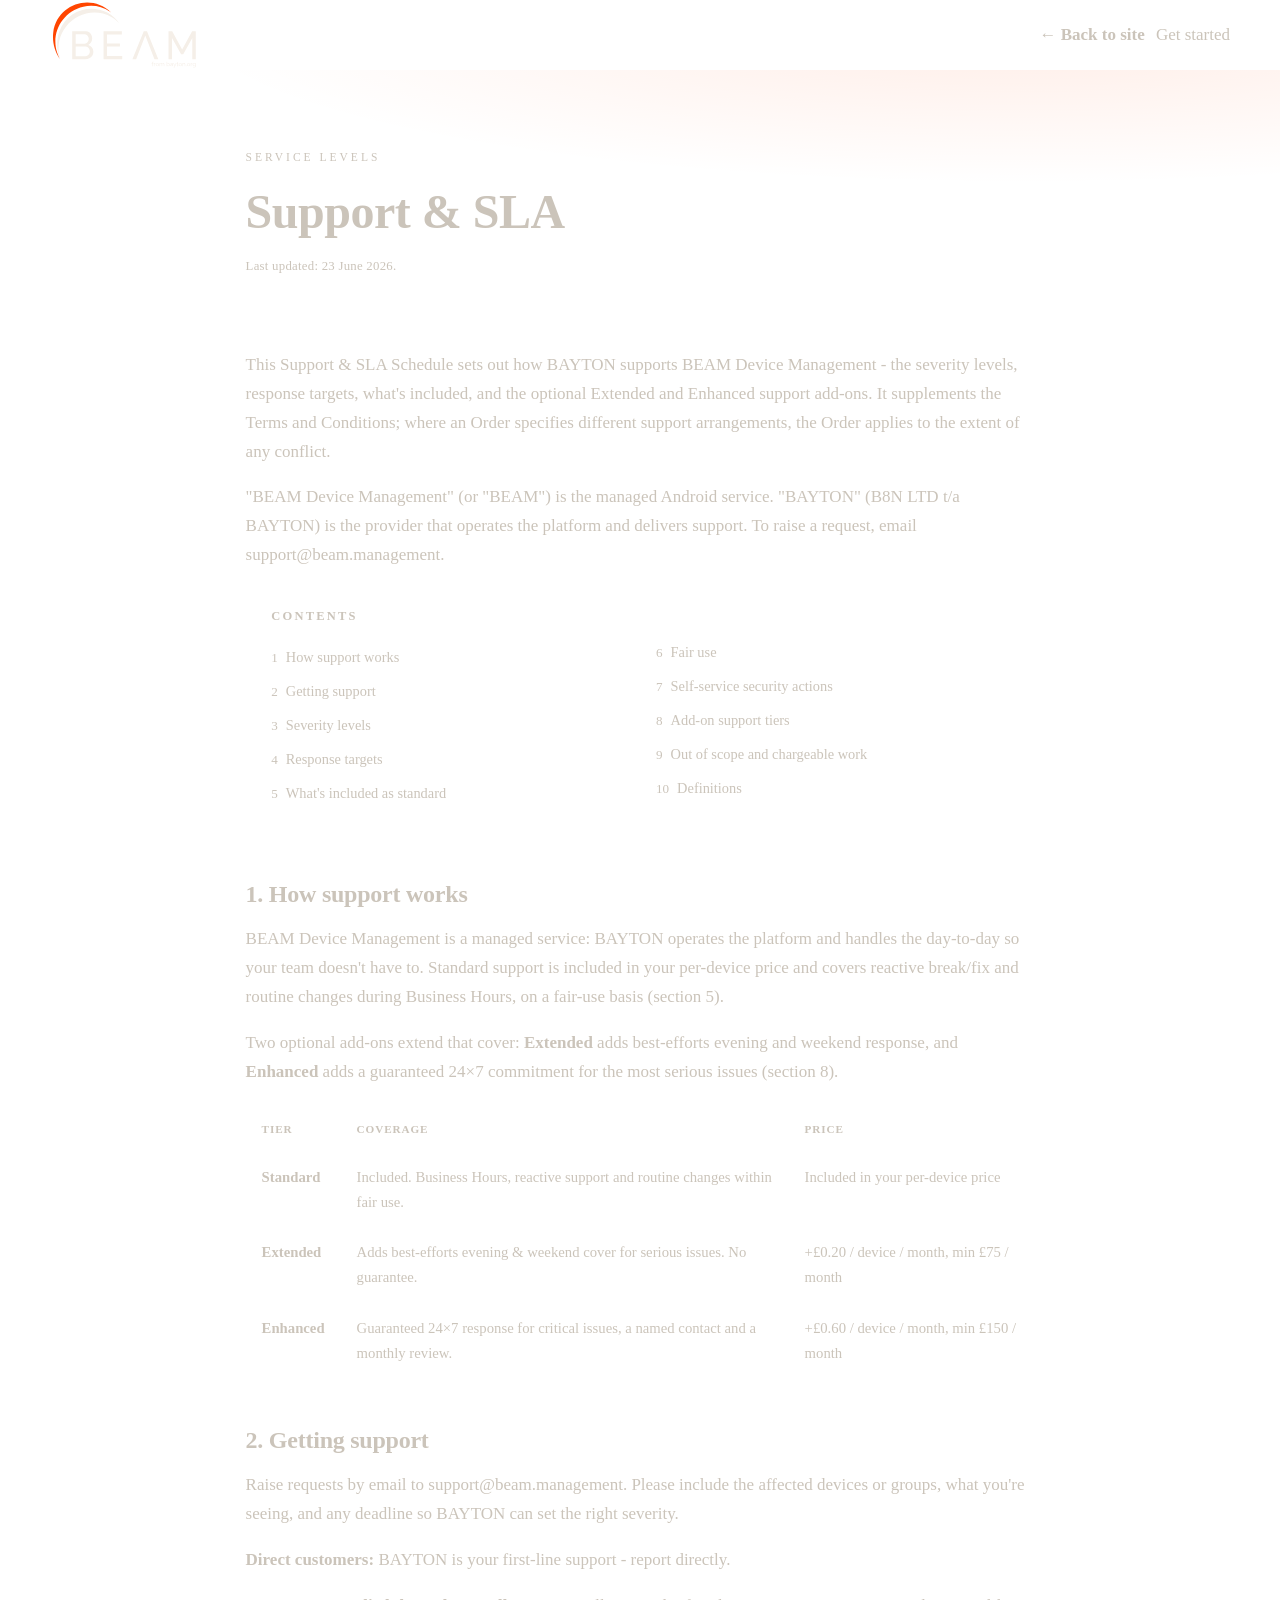
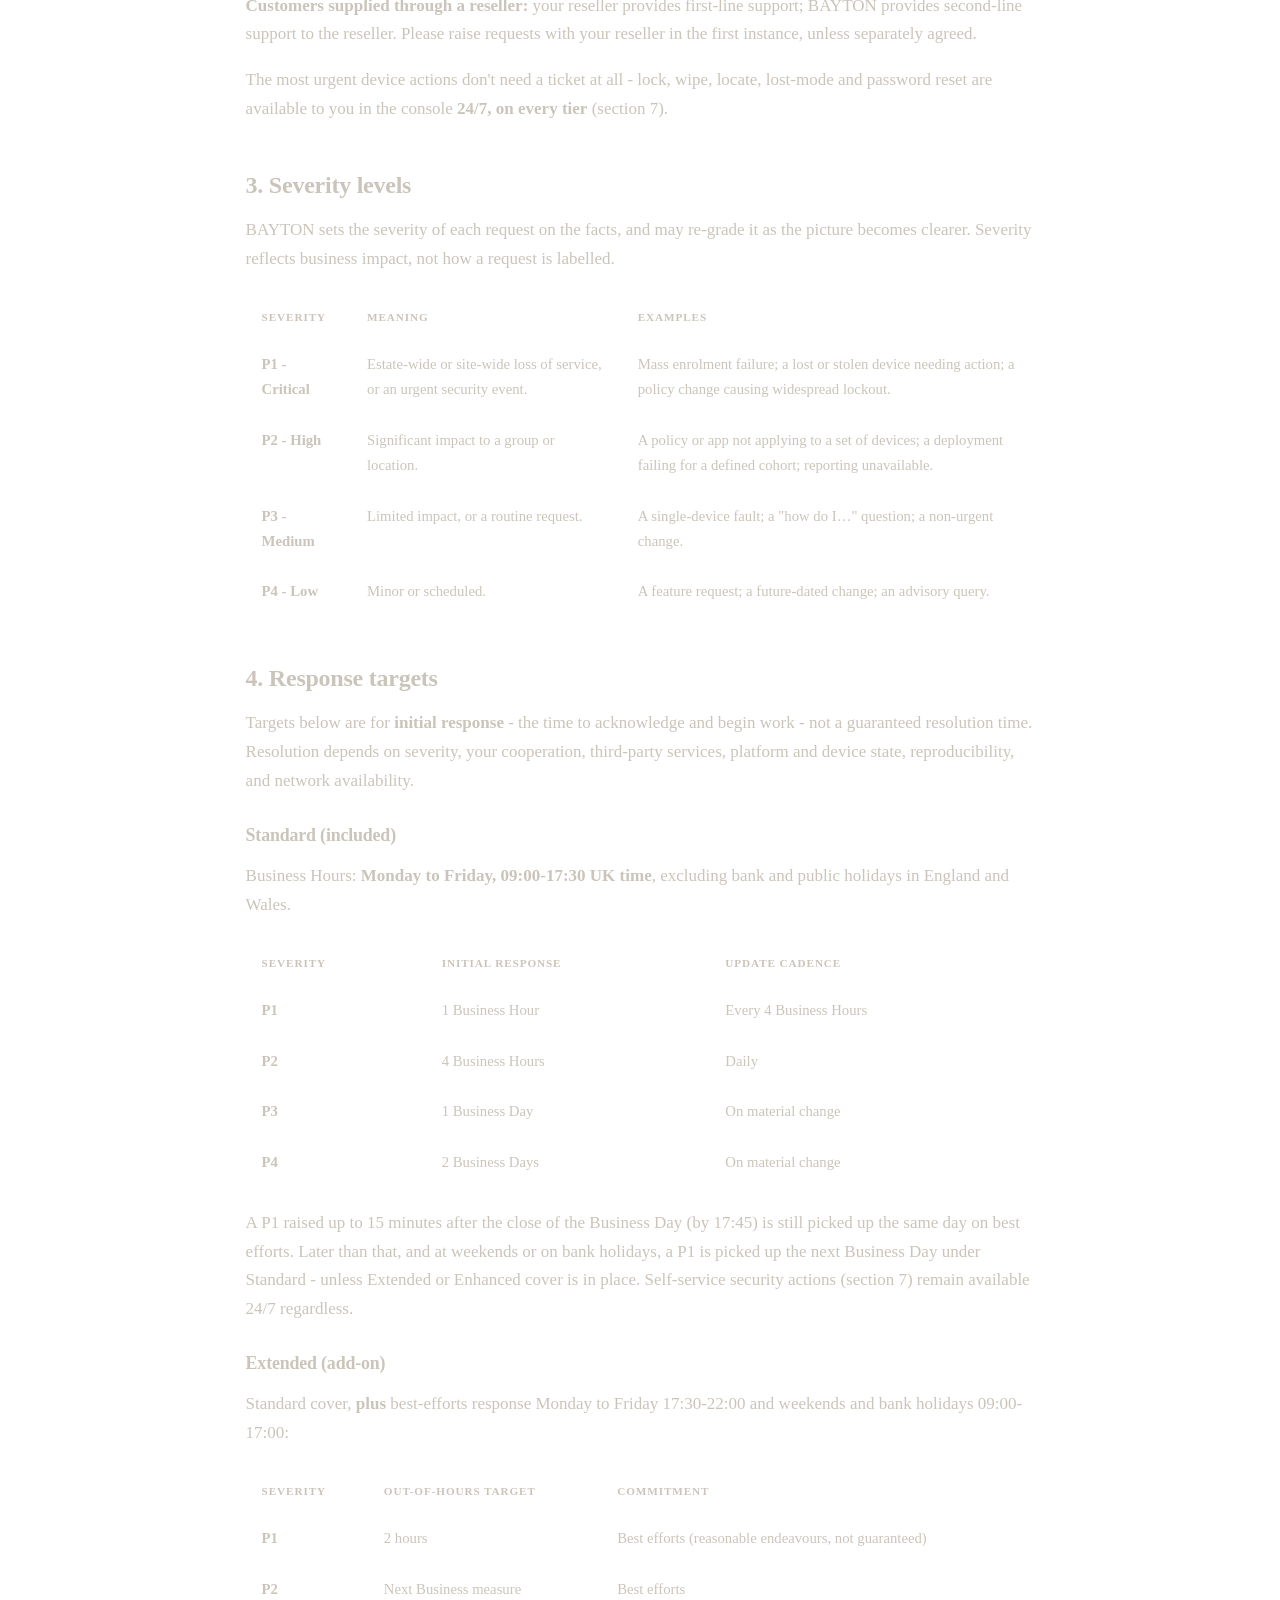
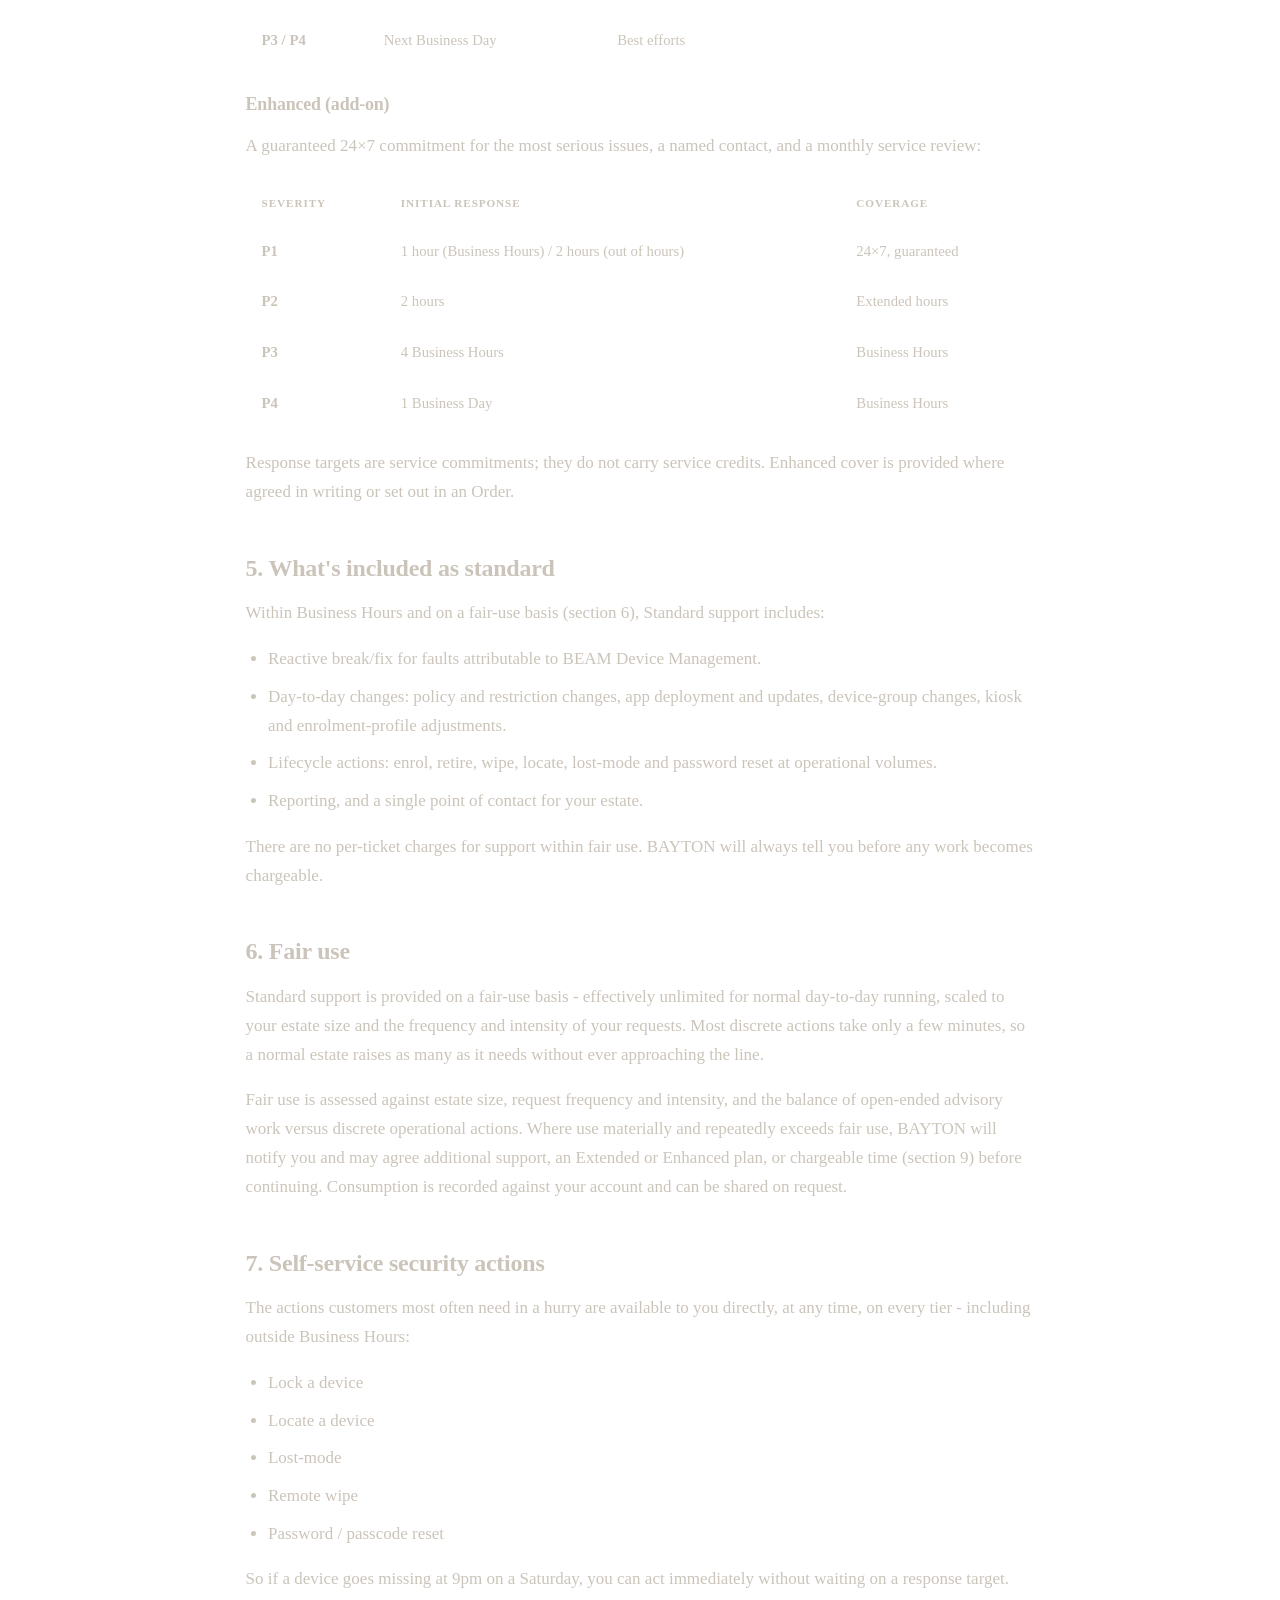
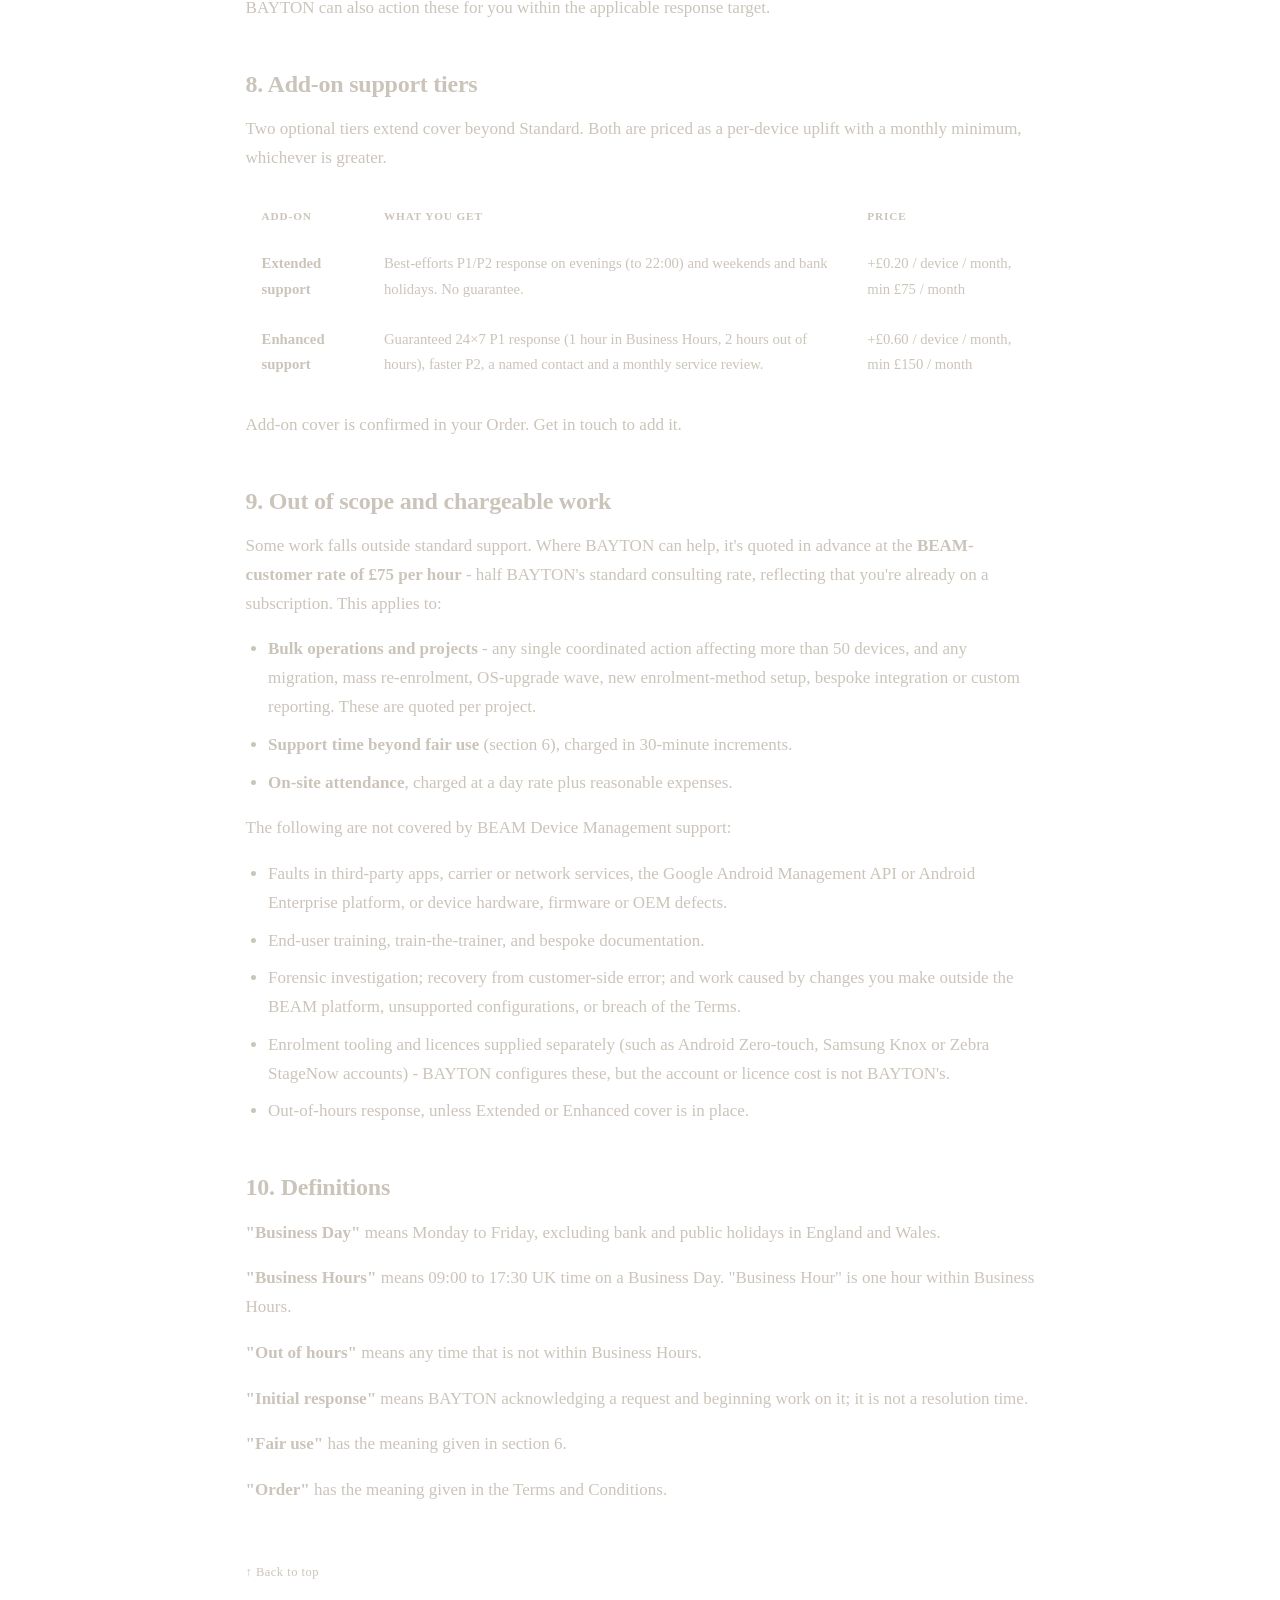
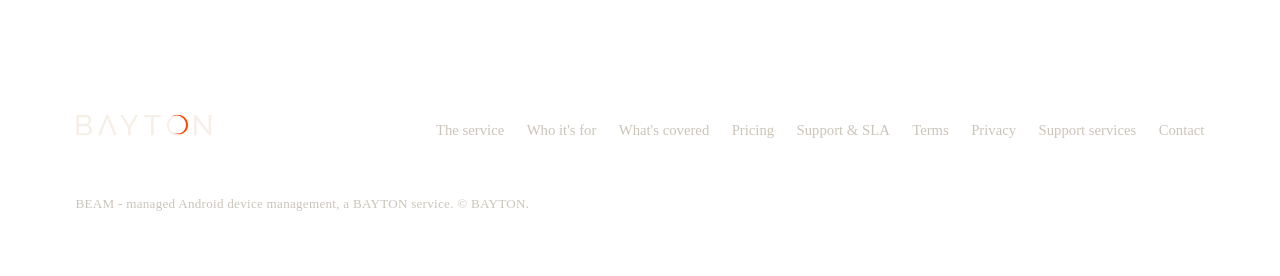
<file: sla/index.html>
<!DOCTYPE html>
<html lang="en">
<head>
<meta charset="UTF-8">
<meta name="viewport" content="width=device-width, initial-scale=1">
<title>Support &amp; SLA - BEAM Device Management · BAYTON</title>
<meta name="description" content="Support and service-level commitments for BEAM Device Management - severity levels, response targets, fair use, and the Extended and Enhanced support add-ons provided by B8N LTD t/a BAYTON.">
<link rel="icon" href="/favicon.ico">
<meta name="robots" content="index,follow">
<meta name="theme-color" content="#131110">
<link rel="preconnect" href="https://cdn-styles.bayton.org" crossorigin>
<link rel="preconnect" href="https://fonts.googleapis.com">
<link rel="preconnect" href="https://fonts.gstatic.com" crossorigin>
<!-- Bayton Design (shared fonts, tokens, components), pinned v1.4.2, before app CSS -->
<link
  rel="stylesheet"
  href="https://cdn-styles.bayton.org/v1.4.2/styles.css"
  integrity="sha384-aEfhepT+w0DjXsVY5LtIcOzoUlI6inA6gwM2Dg4GKDi04m7+74WHD/auAm15ciXb"
  crossorigin="anonymous"
>
<link rel="stylesheet" href="/terms.css">
</head>
<body id="top">

<header class="legal-header">
  <div class="legal-header-inner">
    <a href="/" class="legal-brand" aria-label="BEAM home">
      <img src="/beam-logo-light.svg" alt="BEAM">
    </a>
    <div class="legal-header-actions">
      <a class="back" href="/">← Back to site</a>
      <a class="button primary lg" href="https://bayton.org/support/">Get started</a>
    </div>
  </div>
</header>

<div class="legal-head">
  <div class="legal">
    <span class="eyebrow">Service levels</span>
    <h1>Support &amp; SLA</h1>
    <p class="updated">Last updated: 23 June 2026.</p>
  </div>
</div>

<main class="legal">

  <div class="intro">
    <p>This Support &amp; SLA Schedule sets out how BAYTON supports BEAM Device Management - the severity levels, response targets, what's included, and the optional Extended and Enhanced support add-ons. It supplements the <a href="/terms">Terms and Conditions</a>; where an Order specifies different support arrangements, the Order applies to the extent of any conflict.</p>
    <p>"BEAM Device Management" (or "BEAM") is the managed Android service. "BAYTON" (B8N LTD t/a BAYTON) is the provider that operates the platform and delivers support. To raise a request, email <a href="mailto:support@beam.management">support@beam.management</a>.</p>
  </div>

  <nav class="toc" id="toc" aria-label="Contents"><h2>Contents</h2><ol id="toc-list"></ol></nav>

  <h2>1. How support works</h2>
  <p>BEAM Device Management is a managed service: BAYTON operates the platform and handles the day-to-day so your team doesn't have to. Standard support is included in your per-device price and covers reactive break/fix and routine changes during Business Hours, on a fair-use basis (section 5).</p>
  <p>Two optional add-ons extend that cover: <strong>Extended</strong> adds best-efforts evening and weekend response, and <strong>Enhanced</strong> adds a guaranteed 24×7 commitment for the most serious issues (section 8).</p>
  <div class="table-scroll">
    <table>
      <thead><tr><th>Tier</th><th>Coverage</th><th>Price</th></tr></thead>
      <tbody>
        <tr><td><strong>Standard</strong></td><td>Included. Business Hours, reactive support and routine changes within fair use.</td><td>Included in your per-device price</td></tr>
        <tr><td><strong>Extended</strong></td><td>Adds best-efforts evening &amp; weekend cover for serious issues. No guarantee.</td><td>+£0.20 / device / month, min £75 / month</td></tr>
        <tr><td><strong>Enhanced</strong></td><td>Guaranteed 24×7 response for critical issues, a named contact and a monthly review.</td><td>+£0.60 / device / month, min £150 / month</td></tr>
      </tbody>
    </table>
  </div>

  <h2>2. Getting support</h2>
  <p>Raise requests by email to <a href="mailto:support@beam.management">support@beam.management</a>. Please include the affected devices or groups, what you're seeing, and any deadline so BAYTON can set the right severity.</p>
  <p><strong>Direct customers:</strong> BAYTON is your first-line support - report directly.</p>
  <p><strong>Customers supplied through a reseller:</strong> your reseller provides first-line support; BAYTON provides second-line support to the reseller. Please raise requests with your reseller in the first instance, unless separately agreed.</p>
  <p>The most urgent device actions don't need a ticket at all - lock, wipe, locate, lost-mode and password reset are available to you in the console <strong>24/7, on every tier</strong> (section 7).</p>

  <h2>3. Severity levels</h2>
  <p>BAYTON sets the severity of each request on the facts, and may re-grade it as the picture becomes clearer. Severity reflects business impact, not how a request is labelled.</p>
  <div class="table-scroll">
    <table>
      <thead><tr><th>Severity</th><th>Meaning</th><th>Examples</th></tr></thead>
      <tbody>
        <tr><td><strong>P1 - Critical</strong></td><td>Estate-wide or site-wide loss of service, or an urgent security event.</td><td>Mass enrolment failure; a lost or stolen device needing action; a policy change causing widespread lockout.</td></tr>
        <tr><td><strong>P2 - High</strong></td><td>Significant impact to a group or location.</td><td>A policy or app not applying to a set of devices; a deployment failing for a defined cohort; reporting unavailable.</td></tr>
        <tr><td><strong>P3 - Medium</strong></td><td>Limited impact, or a routine request.</td><td>A single-device fault; a "how do I…" question; a non-urgent change.</td></tr>
        <tr><td><strong>P4 - Low</strong></td><td>Minor or scheduled.</td><td>A feature request; a future-dated change; an advisory query.</td></tr>
      </tbody>
    </table>
  </div>

  <h2>4. Response targets</h2>
  <p>Targets below are for <strong>initial response</strong> - the time to acknowledge and begin work - not a guaranteed resolution time. Resolution depends on severity, your cooperation, third-party services, platform and device state, reproducibility, and network availability.</p>

  <h3>Standard (included)</h3>
  <p>Business Hours: <strong>Monday to Friday, 09:00-17:30 UK time</strong>, excluding bank and public holidays in England and Wales.</p>
  <div class="table-scroll">
    <table>
      <thead><tr><th>Severity</th><th>Initial response</th><th>Update cadence</th></tr></thead>
      <tbody>
        <tr><td><strong>P1</strong></td><td>1 Business Hour</td><td>Every 4 Business Hours</td></tr>
        <tr><td><strong>P2</strong></td><td>4 Business Hours</td><td>Daily</td></tr>
        <tr><td><strong>P3</strong></td><td>1 Business Day</td><td>On material change</td></tr>
        <tr><td><strong>P4</strong></td><td>2 Business Days</td><td>On material change</td></tr>
      </tbody>
    </table>
  </div>
  <p>A P1 raised up to 15 minutes after the close of the Business Day (by 17:45) is still picked up the same day on best efforts. Later than that, and at weekends or on bank holidays, a P1 is picked up the next Business Day under Standard - unless Extended or Enhanced cover is in place. Self-service security actions (section 7) remain available 24/7 regardless.</p>

  <h3>Extended (add-on)</h3>
  <p>Standard cover, <strong>plus</strong> best-efforts response Monday to Friday 17:30-22:00 and weekends and bank holidays 09:00-17:00:</p>
  <div class="table-scroll">
    <table>
      <thead><tr><th>Severity</th><th>Out-of-hours target</th><th>Commitment</th></tr></thead>
      <tbody>
        <tr><td><strong>P1</strong></td><td>2 hours</td><td>Best efforts (reasonable endeavours, not guaranteed)</td></tr>
        <tr><td><strong>P2</strong></td><td>Next Business measure</td><td>Best efforts</td></tr>
        <tr><td><strong>P3 / P4</strong></td><td>Next Business Day</td><td>Best efforts</td></tr>
      </tbody>
    </table>
  </div>

  <h3>Enhanced (add-on)</h3>
  <p>A guaranteed 24×7 commitment for the most serious issues, a named contact, and a monthly service review:</p>
  <div class="table-scroll">
    <table>
      <thead><tr><th>Severity</th><th>Initial response</th><th>Coverage</th></tr></thead>
      <tbody>
        <tr><td><strong>P1</strong></td><td>1 hour (Business Hours) / 2 hours (out of hours)</td><td>24×7, guaranteed</td></tr>
        <tr><td><strong>P2</strong></td><td>2 hours</td><td>Extended hours</td></tr>
        <tr><td><strong>P3</strong></td><td>4 Business Hours</td><td>Business Hours</td></tr>
        <tr><td><strong>P4</strong></td><td>1 Business Day</td><td>Business Hours</td></tr>
      </tbody>
    </table>
  </div>
  <p>Response targets are service commitments; they do not carry service credits. Enhanced cover is provided where agreed in writing or set out in an Order.</p>

  <h2>5. What's included as standard</h2>
  <p>Within Business Hours and on a fair-use basis (section 6), Standard support includes:</p>
  <ul>
    <li>Reactive break/fix for faults attributable to BEAM Device Management.</li>
    <li>Day-to-day changes: policy and restriction changes, app deployment and updates, device-group changes, kiosk and enrolment-profile adjustments.</li>
    <li>Lifecycle actions: enrol, retire, wipe, locate, lost-mode and password reset at operational volumes.</li>
    <li>Reporting, and a single point of contact for your estate.</li>
  </ul>
  <p>There are no per-ticket charges for support within fair use. BAYTON will always tell you before any work becomes chargeable.</p>

  <h2>6. Fair use</h2>
  <p>Standard support is provided on a fair-use basis - effectively unlimited for normal day-to-day running, scaled to your estate size and the frequency and intensity of your requests. Most discrete actions take only a few minutes, so a normal estate raises as many as it needs without ever approaching the line.</p>
  <p>Fair use is assessed against estate size, request frequency and intensity, and the balance of open-ended advisory work versus discrete operational actions. Where use materially and repeatedly exceeds fair use, BAYTON will notify you and may agree additional support, an Extended or Enhanced plan, or chargeable time (section 9) before continuing. Consumption is recorded against your account and can be shared on request.</p>

  <h2>7. Self-service security actions</h2>
  <p>The actions customers most often need in a hurry are available to you directly, at any time, on every tier - including outside Business Hours:</p>
  <ul>
    <li>Lock a device</li>
    <li>Locate a device</li>
    <li>Lost-mode</li>
    <li>Remote wipe</li>
    <li>Password / passcode reset</li>
  </ul>
  <p>So if a device goes missing at 9pm on a Saturday, you can act immediately without waiting on a response target. BAYTON can also action these for you within the applicable response target.</p>

  <h2>8. Add-on support tiers</h2>
  <p>Two optional tiers extend cover beyond Standard. Both are priced as a per-device uplift with a monthly minimum, whichever is greater.</p>
  <div class="table-scroll">
    <table>
      <thead><tr><th>Add-on</th><th>What you get</th><th>Price</th></tr></thead>
      <tbody>
        <tr><td><strong>Extended support</strong></td><td>Best-efforts P1/P2 response on evenings (to 22:00) and weekends and bank holidays. No guarantee.</td><td>+£0.20 / device / month, min £75 / month</td></tr>
        <tr><td><strong>Enhanced support</strong></td><td>Guaranteed 24×7 P1 response (1 hour in Business Hours, 2 hours out of hours), faster P2, a named contact and a monthly service review.</td><td>+£0.60 / device / month, min £150 / month</td></tr>
      </tbody>
    </table>
  </div>
  <p>Add-on cover is confirmed in your Order. <a href="https://bayton.org/support/">Get in touch</a> to add it.</p>

  <h2>9. Out of scope and chargeable work</h2>
  <p>Some work falls outside standard support. Where BAYTON can help, it's quoted in advance at the <strong>BEAM-customer rate of £75 per hour</strong> - half BAYTON's standard consulting rate, reflecting that you're already on a subscription. This applies to:</p>
  <ul>
    <li><strong>Bulk operations and projects</strong> - any single coordinated action affecting more than 50 devices, and any migration, mass re-enrolment, OS-upgrade wave, new enrolment-method setup, bespoke integration or custom reporting. These are quoted per project.</li>
    <li><strong>Support time beyond fair use</strong> (section 6), charged in 30-minute increments.</li>
    <li><strong>On-site attendance</strong>, charged at a day rate plus reasonable expenses.</li>
  </ul>
  <p>The following are not covered by BEAM Device Management support:</p>
  <ul>
    <li>Faults in third-party apps, carrier or network services, the Google Android Management API or Android Enterprise platform, or device hardware, firmware or OEM defects.</li>
    <li>End-user training, train-the-trainer, and bespoke documentation.</li>
    <li>Forensic investigation; recovery from customer-side error; and work caused by changes you make outside the BEAM platform, unsupported configurations, or breach of the Terms.</li>
    <li>Enrolment tooling and licences supplied separately (such as Android Zero-touch, Samsung Knox or Zebra StageNow accounts) - BAYTON configures these, but the account or licence cost is not BAYTON's.</li>
    <li>Out-of-hours response, unless Extended or Enhanced cover is in place.</li>
  </ul>

  <h2>10. Definitions</h2>
  <p class="def"><dfn>"Business Day"</dfn> means Monday to Friday, excluding bank and public holidays in England and Wales.</p>
  <p class="def"><dfn>"Business Hours"</dfn> means 09:00 to 17:30 UK time on a Business Day. "Business Hour" is one hour within Business Hours.</p>
  <p class="def"><dfn>"Out of hours"</dfn> means any time that is not within Business Hours.</p>
  <p class="def"><dfn>"Initial response"</dfn> means BAYTON acknowledging a request and beginning work on it; it is not a resolution time.</p>
  <p class="def"><dfn>"Fair use"</dfn> has the meaning given in section 6.</p>
  <p class="def"><dfn>"Order"</dfn> has the meaning given in the <a href="/terms">Terms and Conditions</a>.</p>

  <a href="#top" class="toplink">↑ Back to top</a>

</main>

<footer>
  <div class="wrap foot-inner">
    <a href="https://bayton.org" class="logo" aria-label="BAYTON">
      <svg class="wm" viewBox="0 0 3175 710" fill="none" xmlns="http://www.w3.org/2000/svg">
        <g clip-path="url(#clip0)">
          <path d="M2553.45 118.43V447.55H2499V18H2544.98L2807.55 353.775V18.605H2862V447.55H2812.39L2553.45 118.43Z" fill="#f5efe8"/>
          <g id="swirl_2">
            <path d="M2007.06 60.0315C2023.72 46.2035 2042.22 34.951 2062.27 26.4707C2089.68 14.8779 2118.78 8.99982 2148.76 8.99982C2178.75 8.99982 2207.85 14.8779 2235.26 26.4707C2255.31 34.951 2273.81 46.2035 2290.47 60.0315C2295.8 64.4517 2300.93 69.1355 2305.87 74.0762C2326.27 94.4762 2342.29 118.236 2353.48 144.694C2364.67 171.135 2370.53 199.158 2370.93 228.022C2370.94 228.479 2370.94 228.939 2370.95 229.396C2370.95 229.523 2370.95 229.65 2370.95 229.78C2370.95 230.247 2370.95 230.717 2370.95 231.184C2370.95 231.651 2370.95 232.122 2370.95 232.589C2370.95 232.719 2370.95 232.846 2370.95 232.972C2370.94 233.429 2370.94 233.89 2370.93 234.347C2369.31 336.096 2289.52 419.204 2189.12 426.137C2176.06 427.057 2161.81 426.597 2148.76 424.775C2111.48 419.648 2077.51 403.958 2050 380.833C2078.34 399.605 2112.3 410.54 2148.76 410.54C2185.23 410.54 2219.19 399.602 2247.53 380.833C2295.46 349.1 2327.33 294.976 2328.11 233.5C2328.11 232.729 2328.12 231.955 2328.12 231.184C2328.12 230.414 2328.11 229.64 2328.11 228.869C2327.81 201.864 2322.37 175.662 2311.92 150.949C2301.54 126.402 2286.68 104.358 2267.75 85.4288C2248.82 66.5 2226.78 51.6379 2202.23 41.2561C2197.9 39.428 2193.53 37.7533 2189.12 36.2287C2176.01 31.7083 2162.52 28.5458 2148.76 26.7676C2139.94 25.6267 2131.01 25.0529 2121.99 25.0529C2094.17 25.0529 2067.17 30.504 2041.76 41.2528C2029.54 46.417 2017.95 52.6888 2007.05 60.0214L2007.06 60.0315Z" fill="#FF4500"/>
            <path d="M1926.57 231.191C1926.57 230.724 1926.57 230.254 1926.58 229.787C1926.58 229.657 1926.58 229.53 1926.58 229.403C1926.59 228.946 1926.59 228.486 1926.6 228.029C1926.6 227.688 1926.61 227.348 1926.62 227.008C1926.62 226.938 1926.62 226.864 1926.62 226.798C1926.63 226.594 1926.63 226.391 1926.64 226.184C1926.65 225.984 1926.65 225.78 1926.66 225.577C1926.68 224.859 1926.7 224.145 1926.73 223.428C1926.75 223.031 1926.76 222.634 1926.78 222.24C1926.79 221.957 1926.8 221.673 1926.82 221.39C1926.89 219.905 1926.98 218.427 1927.09 216.953C1927.11 216.703 1927.12 216.449 1927.15 216.199C1927.17 215.845 1927.2 215.495 1927.23 215.141C1927.25 214.898 1927.27 214.651 1927.29 214.407C1927.35 213.75 1927.4 213.093 1927.47 212.436C1927.56 211.495 1927.66 210.558 1927.76 209.62C1927.93 208.142 1928.11 206.674 1928.3 205.207C1928.33 204.99 1928.36 204.773 1928.39 204.559C1929.55 196.079 1931.25 187.772 1933.47 179.672C1933.57 179.302 1933.67 178.935 1933.78 178.568C1933.88 178.198 1933.98 177.831 1934.09 177.464C1934.29 176.753 1934.5 176.039 1934.71 175.329C1935.26 173.481 1935.85 171.639 1936.45 169.814C1936.68 169.124 1936.91 168.44 1937.15 167.749C1937.53 166.638 1937.92 165.534 1938.32 164.433C1938.67 163.479 1939.02 162.532 1939.39 161.588C1939.55 161.161 1939.72 160.734 1939.88 160.307C1940 160.016 1940.11 159.726 1940.23 159.433C1940.53 158.672 1940.83 157.915 1941.14 157.161C1941.57 156.117 1942.01 155.079 1942.45 154.045C1942.75 153.358 1943.05 152.67 1943.36 151.98C1943.51 151.636 1943.66 151.296 1943.82 150.952C1943.98 150.609 1944.13 150.268 1944.29 149.928C1944.44 149.588 1944.6 149.248 1944.76 148.907C1945.07 148.227 1945.39 147.55 1945.72 146.876C1946.2 145.865 1946.7 144.854 1947.2 143.85C1947.37 143.516 1947.54 143.179 1947.71 142.849C1948.22 141.852 1948.73 140.854 1949.26 139.863C1949.43 139.533 1949.61 139.203 1949.79 138.876C1949.92 138.622 1950.06 138.369 1950.2 138.115C1951.02 136.594 1951.87 135.086 1952.74 133.595C1952.9 133.321 1953.05 133.051 1953.21 132.781C1953.83 131.727 1954.46 130.676 1955.09 129.632C1955.24 129.398 1955.38 129.165 1955.52 128.931C1956.33 127.623 1957.15 126.326 1957.99 125.038C1958.17 124.761 1958.35 124.477 1958.53 124.201C1958.68 123.977 1958.82 123.757 1958.97 123.533C1959.16 123.253 1959.35 122.97 1959.54 122.686C1960.18 121.732 1960.83 120.784 1961.48 119.844C1961.69 119.54 1961.91 119.233 1962.12 118.93C1962.55 118.322 1962.98 117.719 1963.42 117.115C1963.63 116.811 1963.85 116.511 1964.07 116.214C1964.73 115.313 1965.39 114.419 1966.07 113.532C1966.29 113.235 1966.52 112.941 1966.74 112.644C1967.41 111.76 1968.1 110.883 1968.79 110.009C1969.02 109.719 1969.25 109.429 1969.49 109.138C1969.69 108.878 1969.9 108.621 1970.11 108.364C1970.37 108.047 1970.63 107.727 1970.89 107.41C1971.1 107.147 1971.32 106.89 1971.53 106.63C1971.79 106.319 1972.05 106.009 1972.31 105.702C1972.55 105.419 1972.79 105.135 1973.03 104.851C1973.27 104.571 1973.51 104.288 1973.75 104.004C1974.23 103.44 1974.72 102.883 1975.21 102.326C1975.45 102.049 1975.7 101.769 1975.95 101.492C1976.69 100.661 1977.43 99.8374 1978.19 99.02C1978.44 98.7465 1978.69 98.4729 1978.94 98.2027C1979.44 97.6589 1979.95 97.1185 1980.46 96.5847C1980.72 96.3178 1980.98 96.0509 1981.23 95.7807C1981.49 95.5138 1981.75 95.247 1982.01 94.9801C1982.26 94.7165 1982.52 94.4497 1982.78 94.1861C1983.29 93.6657 1983.81 93.1486 1984.32 92.6348C1984.6 92.3646 1984.87 92.0944 1985.15 91.8275C1985.41 91.5673 1985.68 91.3071 1985.94 91.0502C1986.47 90.5331 1987 90.0194 1987.54 89.5123C1987.81 89.2554 1988.08 89.0019 1988.35 88.7483C1992.01 85.3122 1995.8 82.0195 1999.71 78.877C2000 78.6401 2000.29 78.4099 2000.58 78.1797C2002.49 76.6585 2004.43 75.1739 2006.4 73.7261C2006.62 73.5659 2006.84 73.4058 2007.06 73.2457C2007.28 73.0856 2007.49 72.9288 2007.71 72.772C2007.96 72.5885 2008.22 72.4083 2008.47 72.2248C2009.29 71.6344 2010.13 71.0472 2010.97 70.4667C2011.23 70.2866 2011.49 70.1064 2011.75 69.9296C2012.25 69.5794 2012.77 69.2324 2013.28 68.8855C2013.58 68.6886 2013.86 68.4985 2014.16 68.305C2014.33 68.1916 2014.5 68.0781 2014.67 67.9614C2014.94 67.7912 2015.19 67.6178 2015.46 67.4476C2015.77 67.2441 2016.08 67.0406 2016.39 66.8405C2017.34 66.2266 2018.3 65.6228 2019.26 65.0257C2019.56 64.8388 2019.87 64.6487 2020.17 64.4618C2020.69 64.1449 2021.22 63.8247 2021.74 63.5111C2022.06 63.3176 2022.39 63.1241 2022.71 62.9339C2024.96 61.5995 2027.24 60.3051 2029.55 59.0608C2029.79 58.9307 2030.03 58.8006 2030.27 58.6738C2030.8 58.3936 2031.33 58.1133 2031.85 57.8398C2032.18 57.6663 2032.52 57.4929 2032.85 57.3227C2034.51 56.4654 2036.19 55.6347 2037.88 54.824C2038.22 54.6639 2038.56 54.5004 2038.89 54.3436C2039.23 54.1835 2039.57 54.0267 2039.91 53.8665C2040.23 53.7197 2040.54 53.573 2040.86 53.4262C2041.98 52.9124 2043.11 52.4087 2044.24 51.9183C2044.51 51.7982 2044.78 51.6815 2045.05 51.5647C2046.43 50.9709 2047.82 50.3937 2049.22 49.8299C2049.56 49.6865 2049.91 49.5497 2050.27 49.4096C2052.3 48.6056 2054.34 47.835 2056.4 47.1011C2056.76 46.9709 2057.12 46.8475 2057.48 46.7207C2057.77 46.6173 2058.05 46.5172 2058.34 46.4171C2058.77 46.2704 2059.2 46.1236 2059.63 45.9768C2059.9 45.8867 2060.17 45.7933 2060.44 45.7032C2060.6 45.6532 2060.76 45.5998 2060.92 45.5464C2061.52 45.3496 2062.12 45.1528 2062.73 44.9626C2065.13 44.1953 2067.55 43.4748 2069.99 42.8009C2070.24 42.7308 2070.49 42.6608 2070.74 42.594C2072.16 42.2071 2073.59 41.8334 2075.03 41.4798C2075.25 41.4231 2075.47 41.3697 2075.69 41.3196C2075.89 41.2696 2076.09 41.2196 2076.29 41.1729C2076.99 41.0027 2077.69 40.8393 2078.4 40.6792C2082.19 39.8118 2086.02 39.0545 2089.9 38.4106C2090.26 38.3506 2090.63 38.2905 2090.99 38.2305C2091.14 38.2071 2091.29 38.1838 2091.44 38.1604C2091.87 38.0904 2092.3 38.0236 2092.73 37.9603C2093.09 37.9069 2093.45 37.8535 2093.82 37.8001C2094.39 37.7167 2094.96 37.6367 2095.54 37.5599C2099.79 36.9828 2104.09 36.5391 2108.42 36.2388C2112.91 35.9319 2117.44 35.7718 2122.01 35.7718C2131.09 35.7718 2140.02 36.3957 2148.78 37.6C2186.06 42.7275 2220.03 58.4169 2247.55 81.5425C2219.2 62.7705 2185.25 51.8349 2148.78 51.8349C2112.31 51.8349 2078.35 62.7738 2050.01 81.5425C2002.09 113.275 1970.22 167.399 1969.44 228.876C1969.43 229.647 1969.42 230.42 1969.42 231.191C1969.42 231.962 1969.43 232.736 1969.44 233.506C1969.73 260.512 1975.17 286.713 1985.62 311.427C1996 335.973 2010.87 358.018 2029.8 376.947C2048.72 395.875 2070.77 410.737 2095.32 421.119C2099.64 422.947 2104.01 424.622 2108.42 426.147C2155.96 442.643 2209.65 440.785 2255.79 421.119C2268 415.955 2279.59 409.683 2290.49 402.351C2273.83 416.179 2255.33 427.431 2235.28 435.911C2207.85 447.501 2178.75 453.379 2148.76 453.379C2118.77 453.379 2089.68 447.501 2062.27 435.908C2042.22 427.428 2023.72 416.175 2007.06 402.347C2001.73 397.927 1996.59 393.243 1991.65 388.303C1971.25 367.903 1955.23 344.143 1944.04 317.685C1932.68 290.823 1926.81 262.33 1926.58 232.979C1926.58 232.852 1926.58 232.726 1926.58 232.596C1926.58 232.129 1926.57 231.658 1926.57 231.191Z" fill="#f5efe8"/>
          </g>
          <path fill-rule="evenodd" clip-rule="evenodd" d="M688.194 17.5L862.256 447.525H803.095L662.5 81.5L521.905 447.525H464.75L638.812 17.5H688.194Z" fill="#f5efe8"/>
          <path d="M338.725 336.835C338.725 359.018 333.078 378.378 321.785 394.915C310.492 411.452 295.165 424.358 275.805 433.635C256.848 442.912 235.875 447.55 212.885 447.55H9V18H222.565C242.732 18 260.075 23.445 274.595 34.335C289.518 44.8217 300.812 58.535 308.475 75.475C316.542 92.0117 320.575 109.355 320.575 127.505C320.575 148.478 315.13 168.242 304.24 186.795C293.753 204.945 278.628 218.457 258.865 227.33C283.468 234.59 302.828 248.102 316.945 267.865C331.465 287.225 338.725 310.215 338.725 336.835ZM283.67 327.155C283.67 313.845 280.645 301.543 274.595 290.25C268.948 278.957 261.083 269.882 251 263.025C241.32 256.168 230.027 252.74 217.12 252.74H63.45V400.36H212.885C226.195 400.36 238.093 396.932 248.58 390.075C259.47 383.218 267.94 374.345 273.99 363.455C280.443 352.162 283.67 340.062 283.67 327.155ZM63.45 65.19V208.575H200.18C213.087 208.575 224.38 205.348 234.06 198.895C244.143 192.442 252.008 183.77 257.655 172.88C263.705 161.99 266.73 150.092 266.73 137.185C266.73 123.472 263.907 111.372 258.26 100.885C253.017 89.995 245.555 81.3233 235.875 74.87C226.598 68.4167 215.91 65.19 203.81 65.19H63.45Z" fill="#f5efe8"/>
          <path d="M996.289 18L1126.36 241.85L1257.65 18H1316.94L1153.59 290.855V447.55H1099.14V289.645L936.394 18H996.289Z" fill="#f5efe8"/>
          <path d="M1792.03 66.4H1643.8V447.55H1589.35V66.4H1441.13V18H1792.03V66.4Z" fill="#f5efe8"/>
        </g>
        <defs><clipPath id="clip0"><rect width="3175" height="710" fill="white"/></clipPath></defs>
      </svg>
    </a>
    <nav class="foot-links">
      <a href="/#service">The service</a>
      <a href="/#who">Who it's for</a>
      <a href="/#coverage">What's covered</a>
      <a href="/#pricing">Pricing</a>
      <a href="/sla">Support &amp; SLA</a>
      <a href="/terms">Terms</a>
      <a href="/privacy">Privacy</a>
      <a href="https://bayton.org/support/">Support services</a>
      <a href="https://bayton.org/contact/">Contact</a>
    </nav>
    <p class="foot-note">BEAM - managed Android device management, a BAYTON service. © BAYTON.</p>
  </div>
</footer>
<script>
  // Build table of contents from section headings
  (function(){
    var list = document.getElementById('toc-list');
    if(!list) return;
    var heads = document.querySelectorAll('main.legal > h2');
    var frag = document.createDocumentFragment();
    heads.forEach(function(h){
      var m = h.textContent.match(/^(\d+)\.\s*(.*)$/);
      if(!m) return;
      h.id = 's' + m[1];
      var li = document.createElement('li');
      var a = document.createElement('a');
      a.href = '#s' + m[1];
      var n = document.createElement('span');
      n.className = 'n';
      n.setAttribute('aria-hidden', 'true');
      n.textContent = m[1];
      var label = document.createElement('span');
      label.textContent = m[2];
      a.appendChild(n);
      a.appendChild(label);
      li.appendChild(a);
      frag.appendChild(li);
    });
    list.appendChild(frag);
  })();
</script>
</body>
</html>
</file>
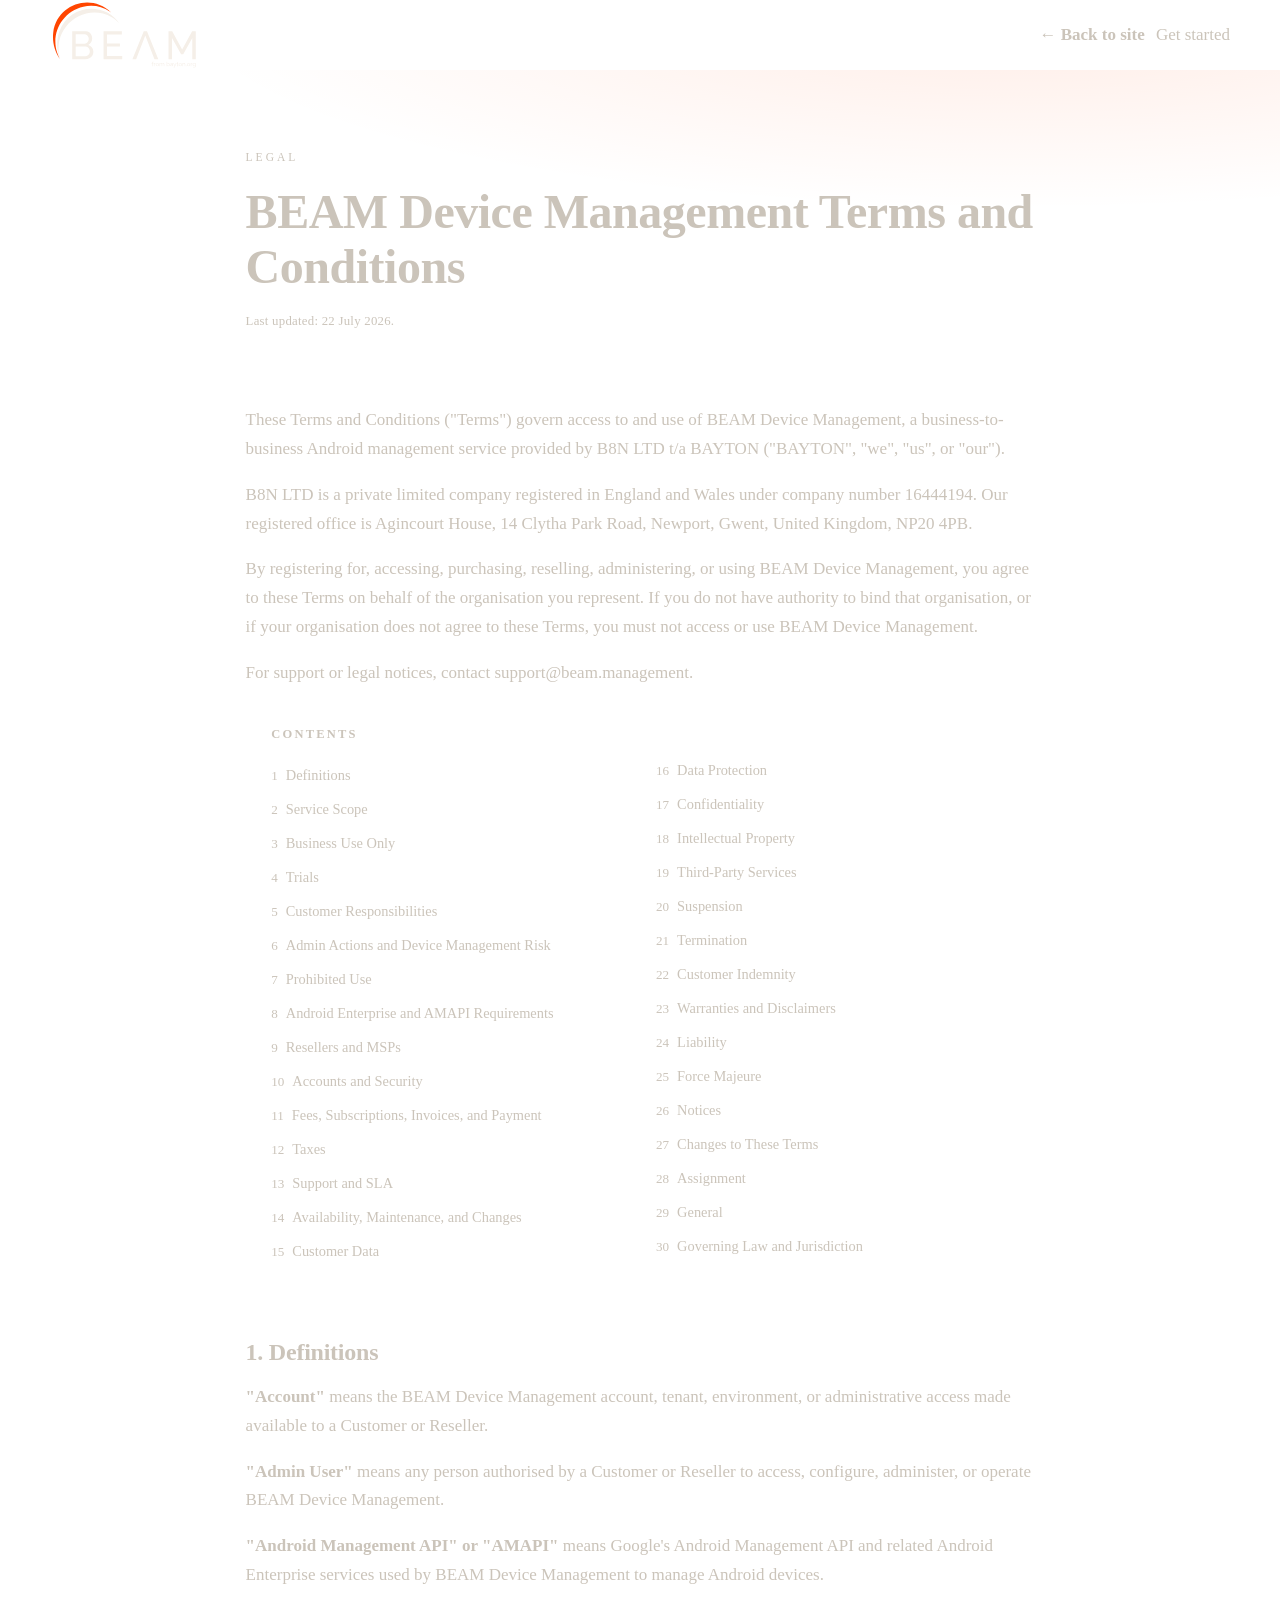
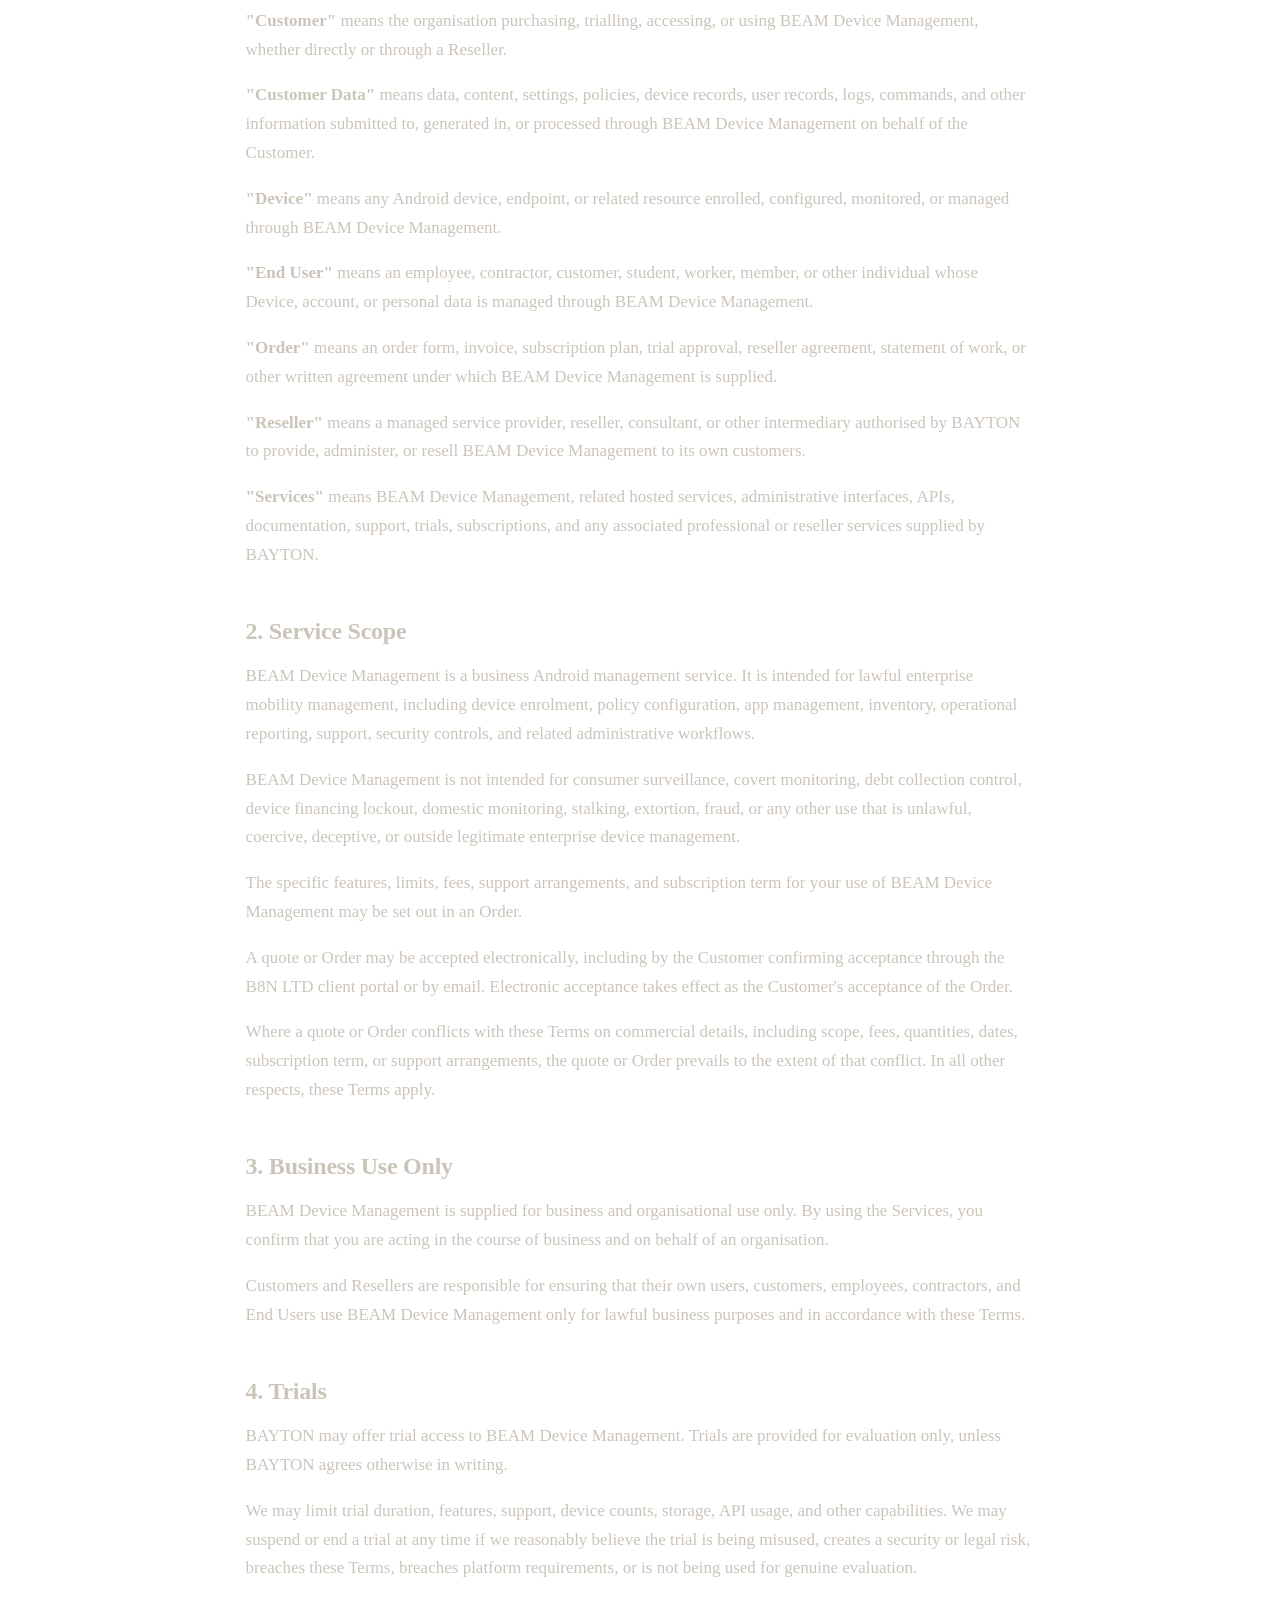
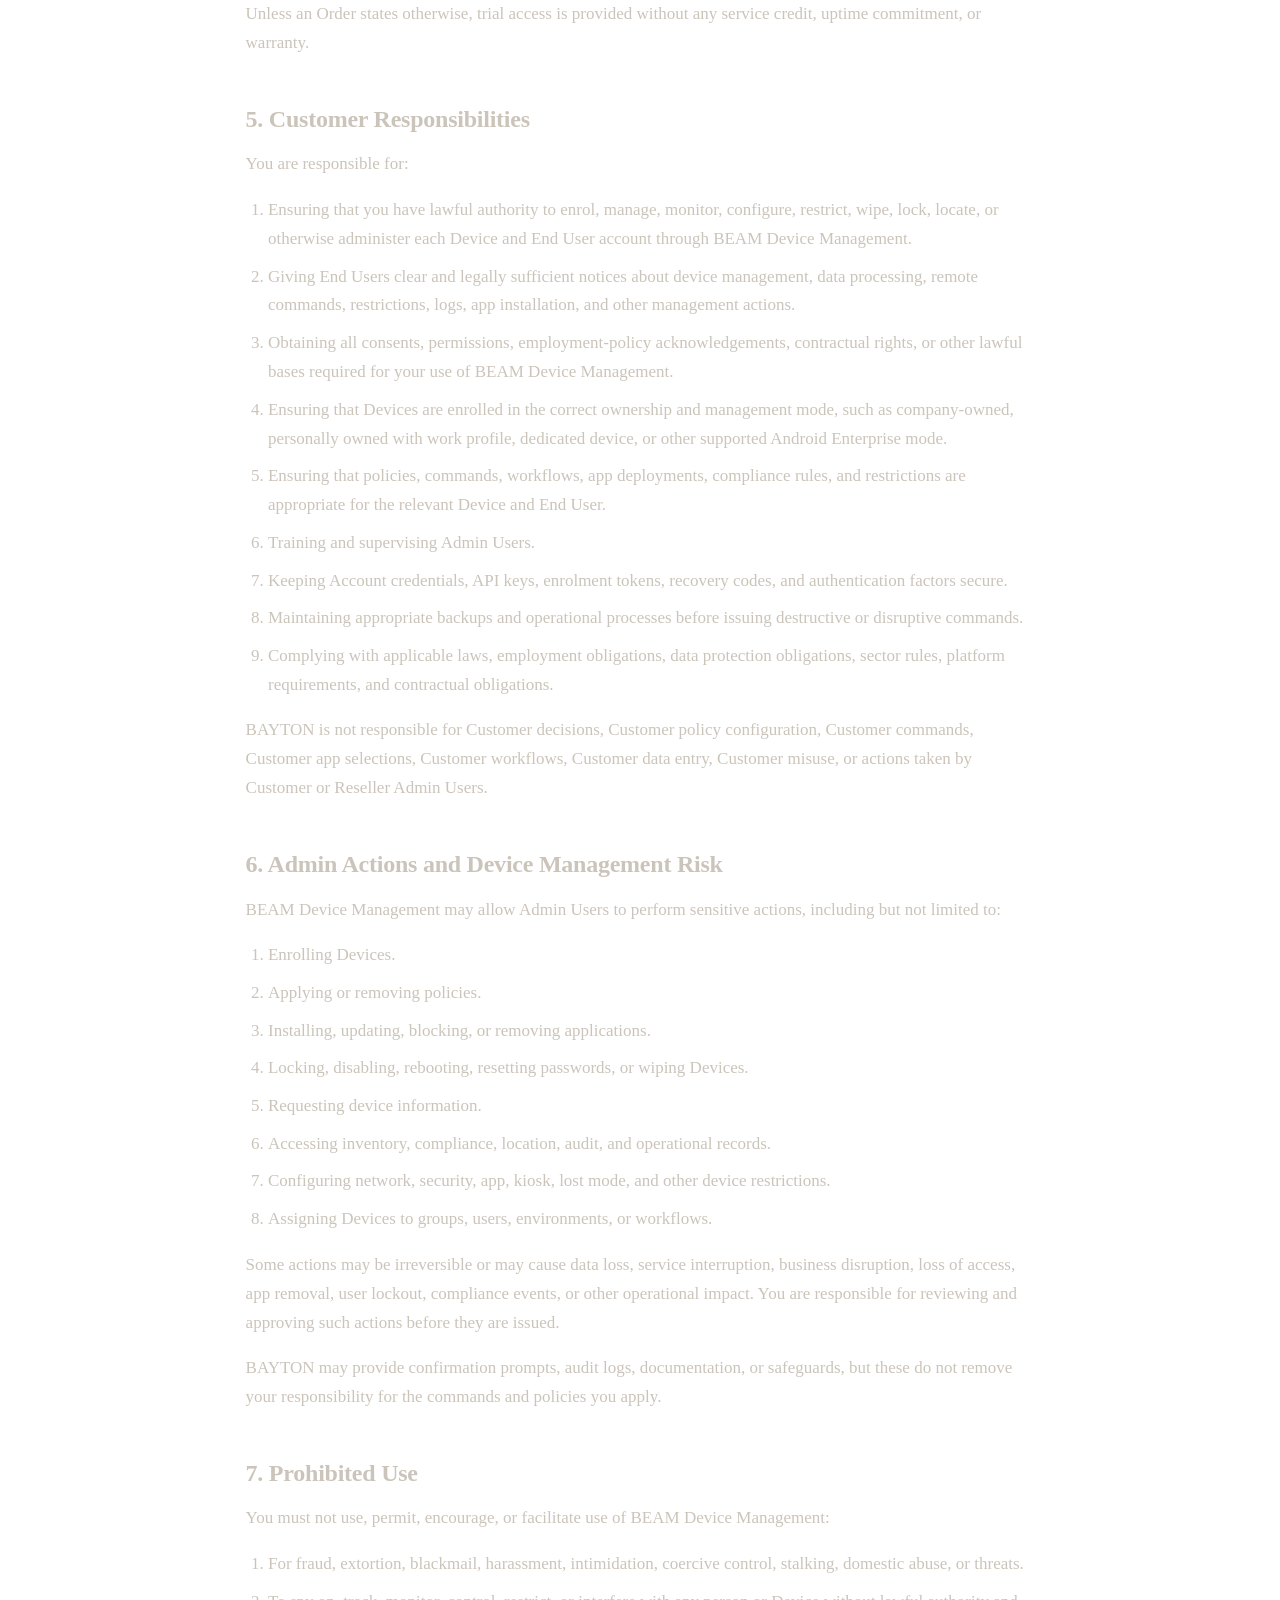
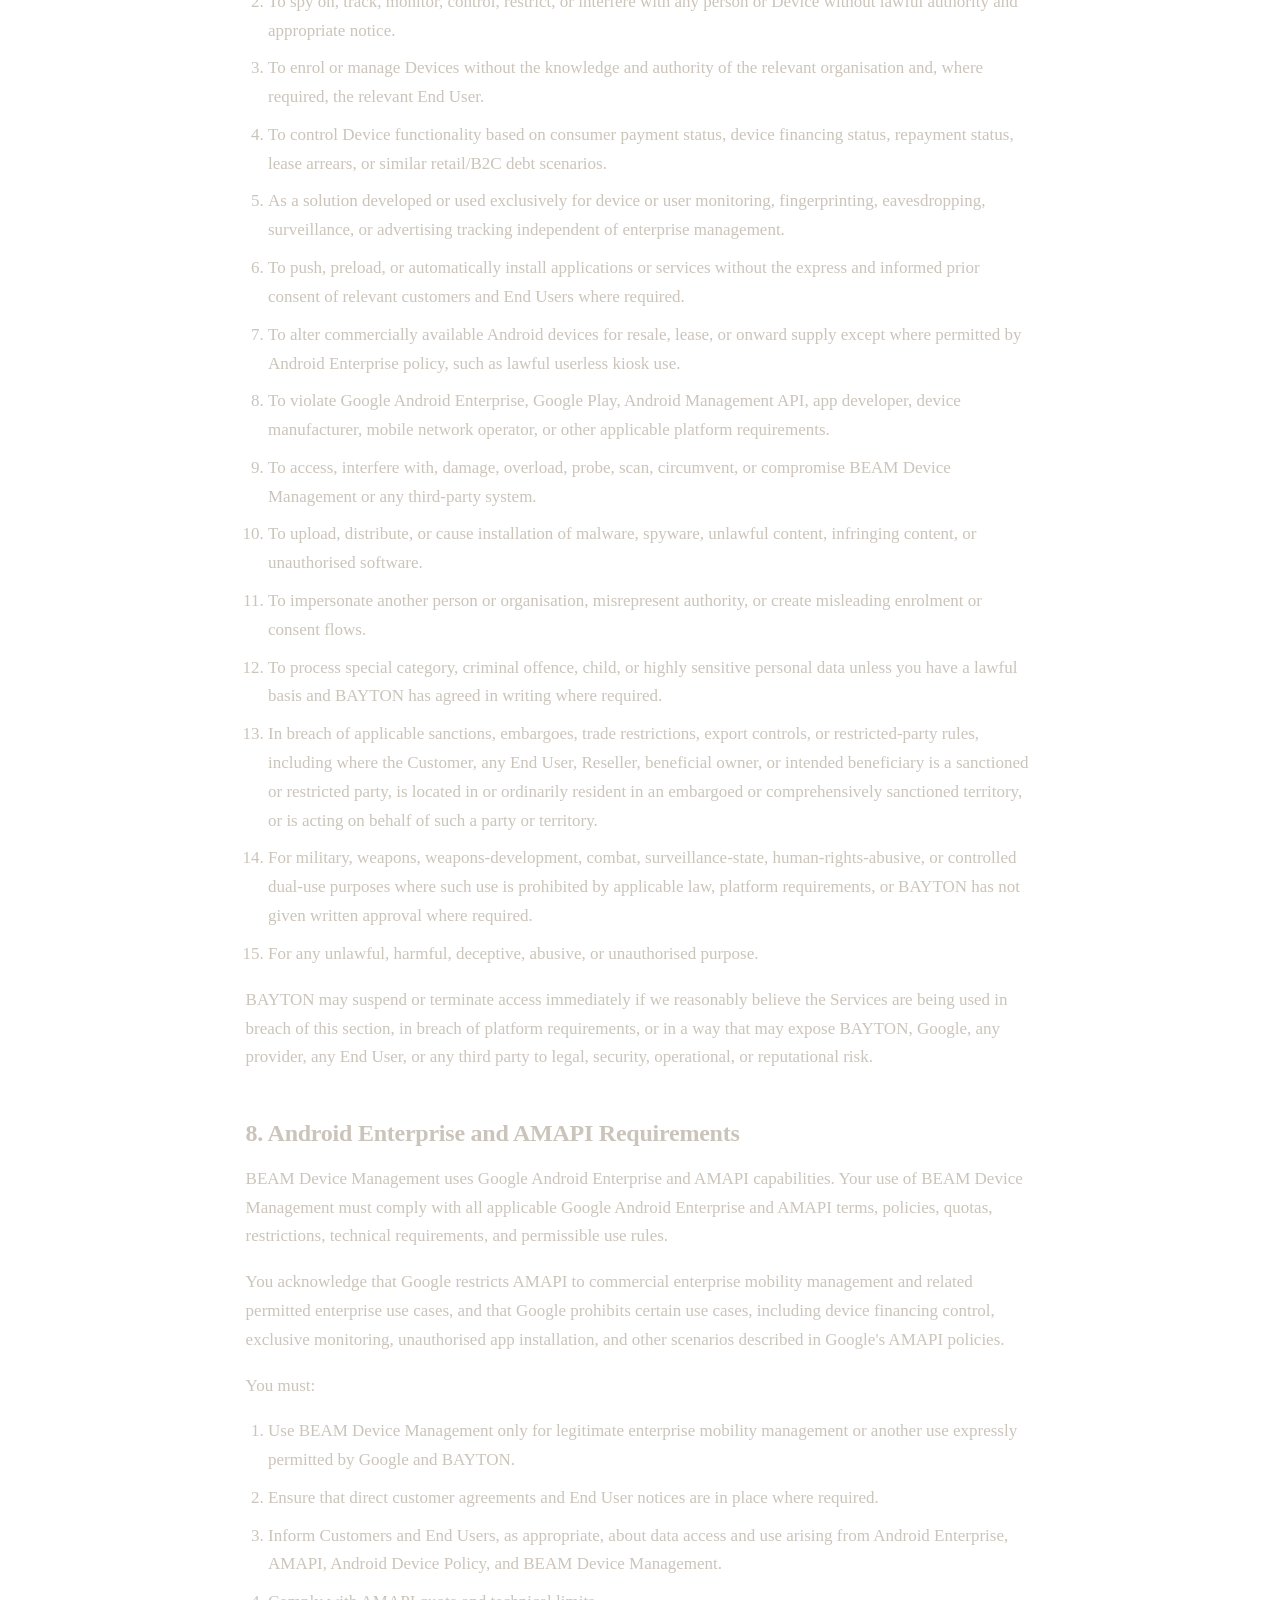
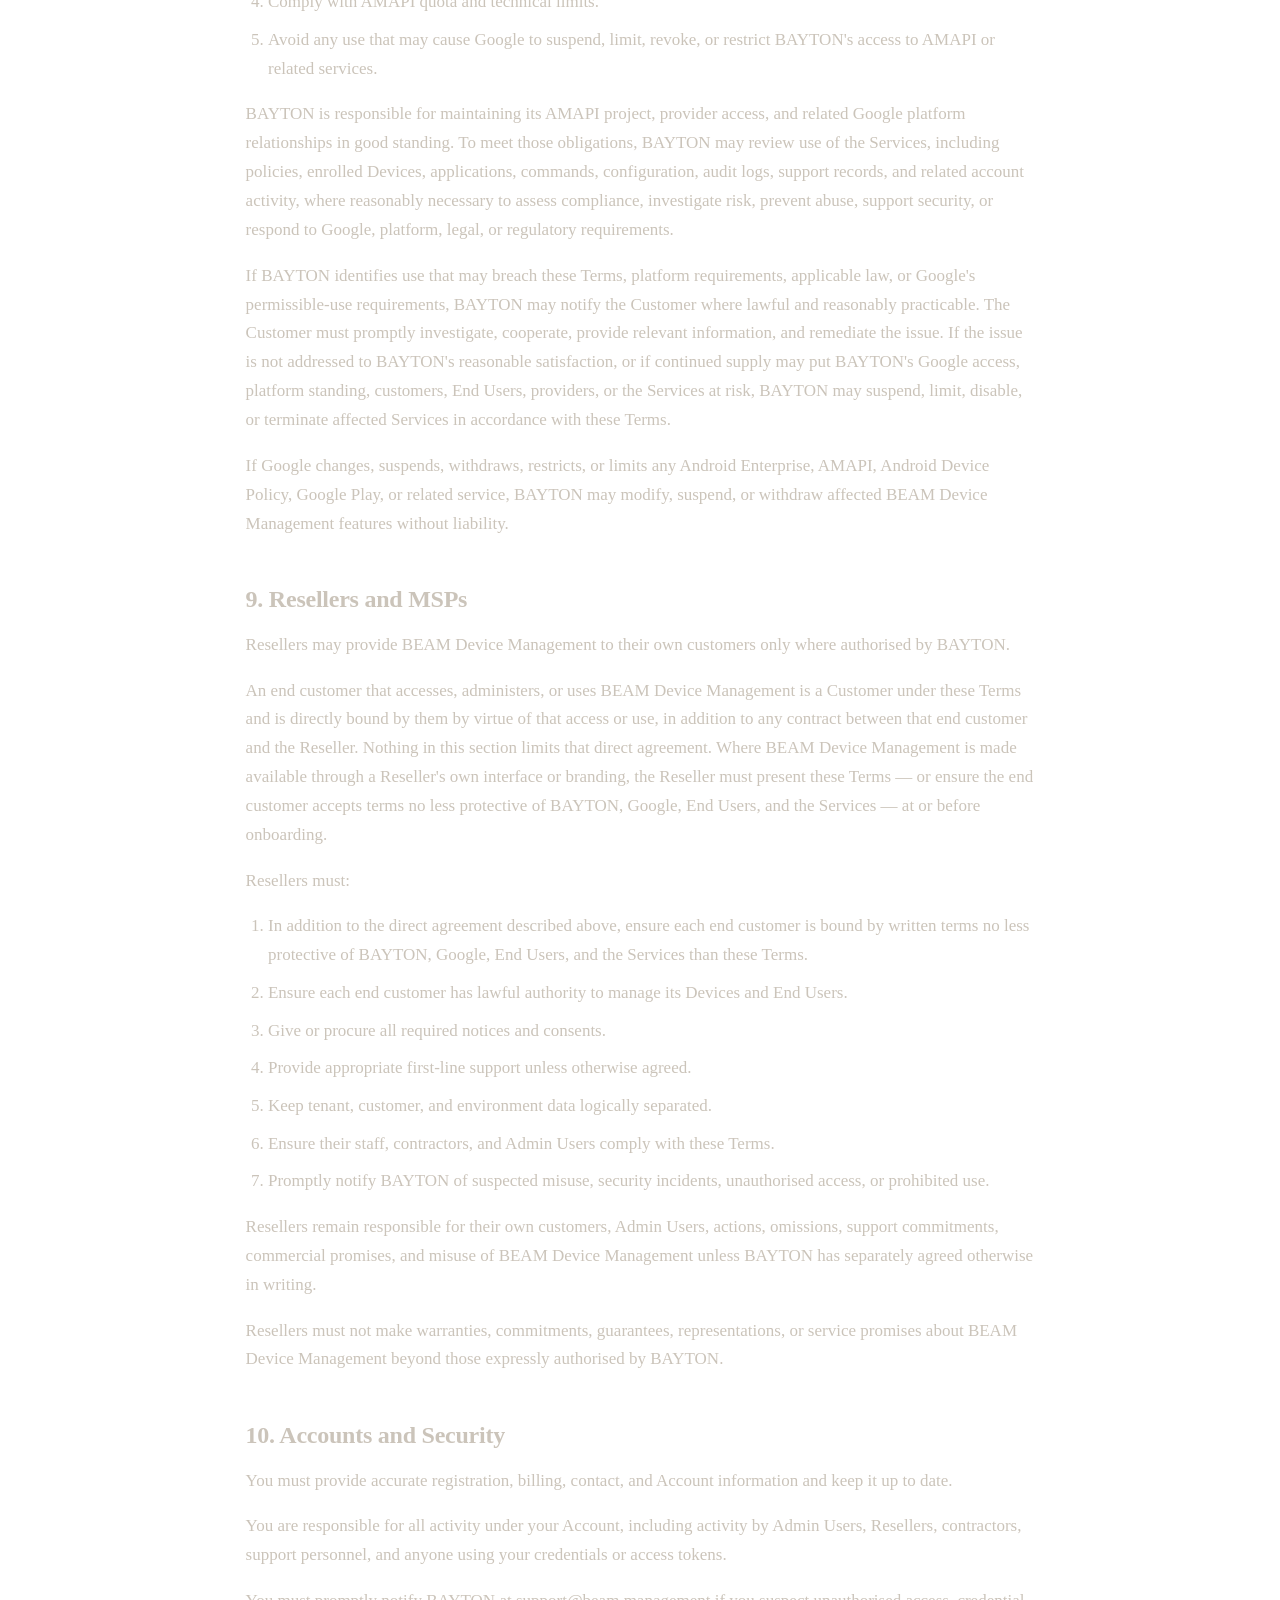
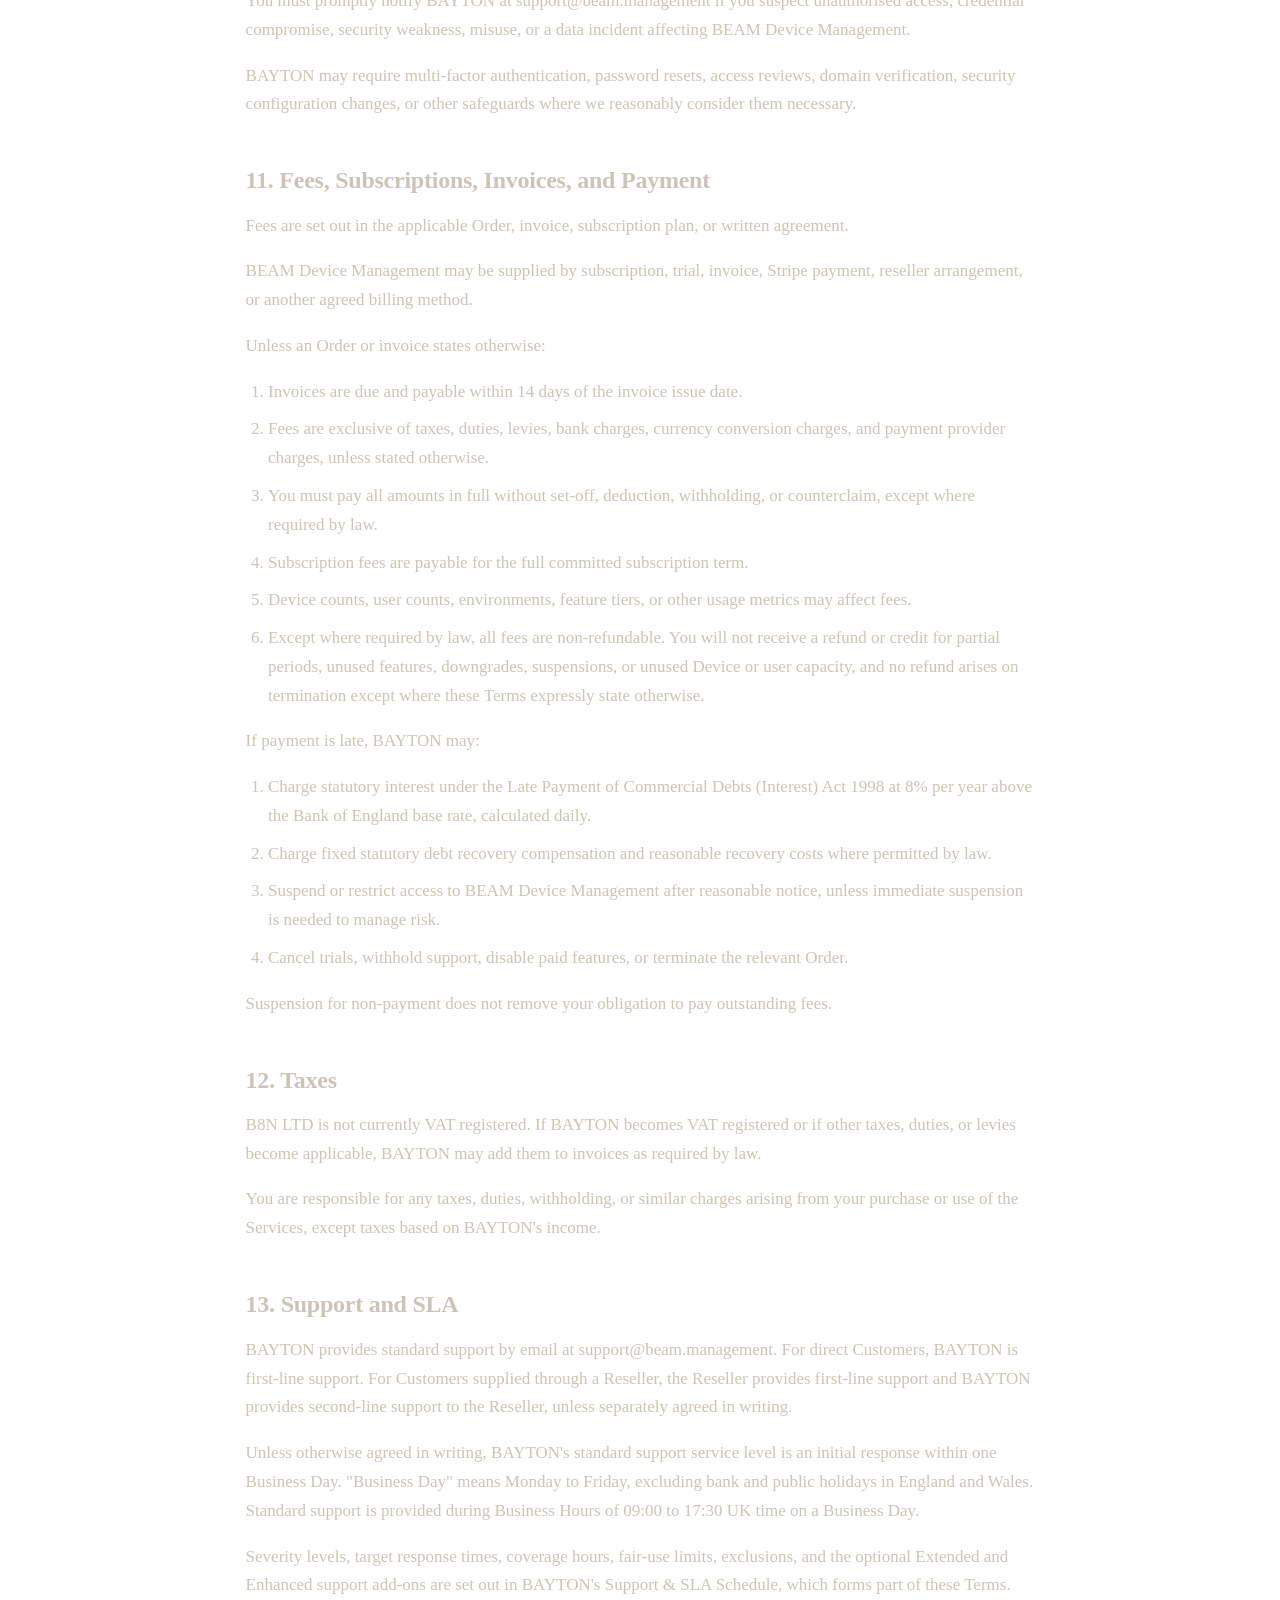
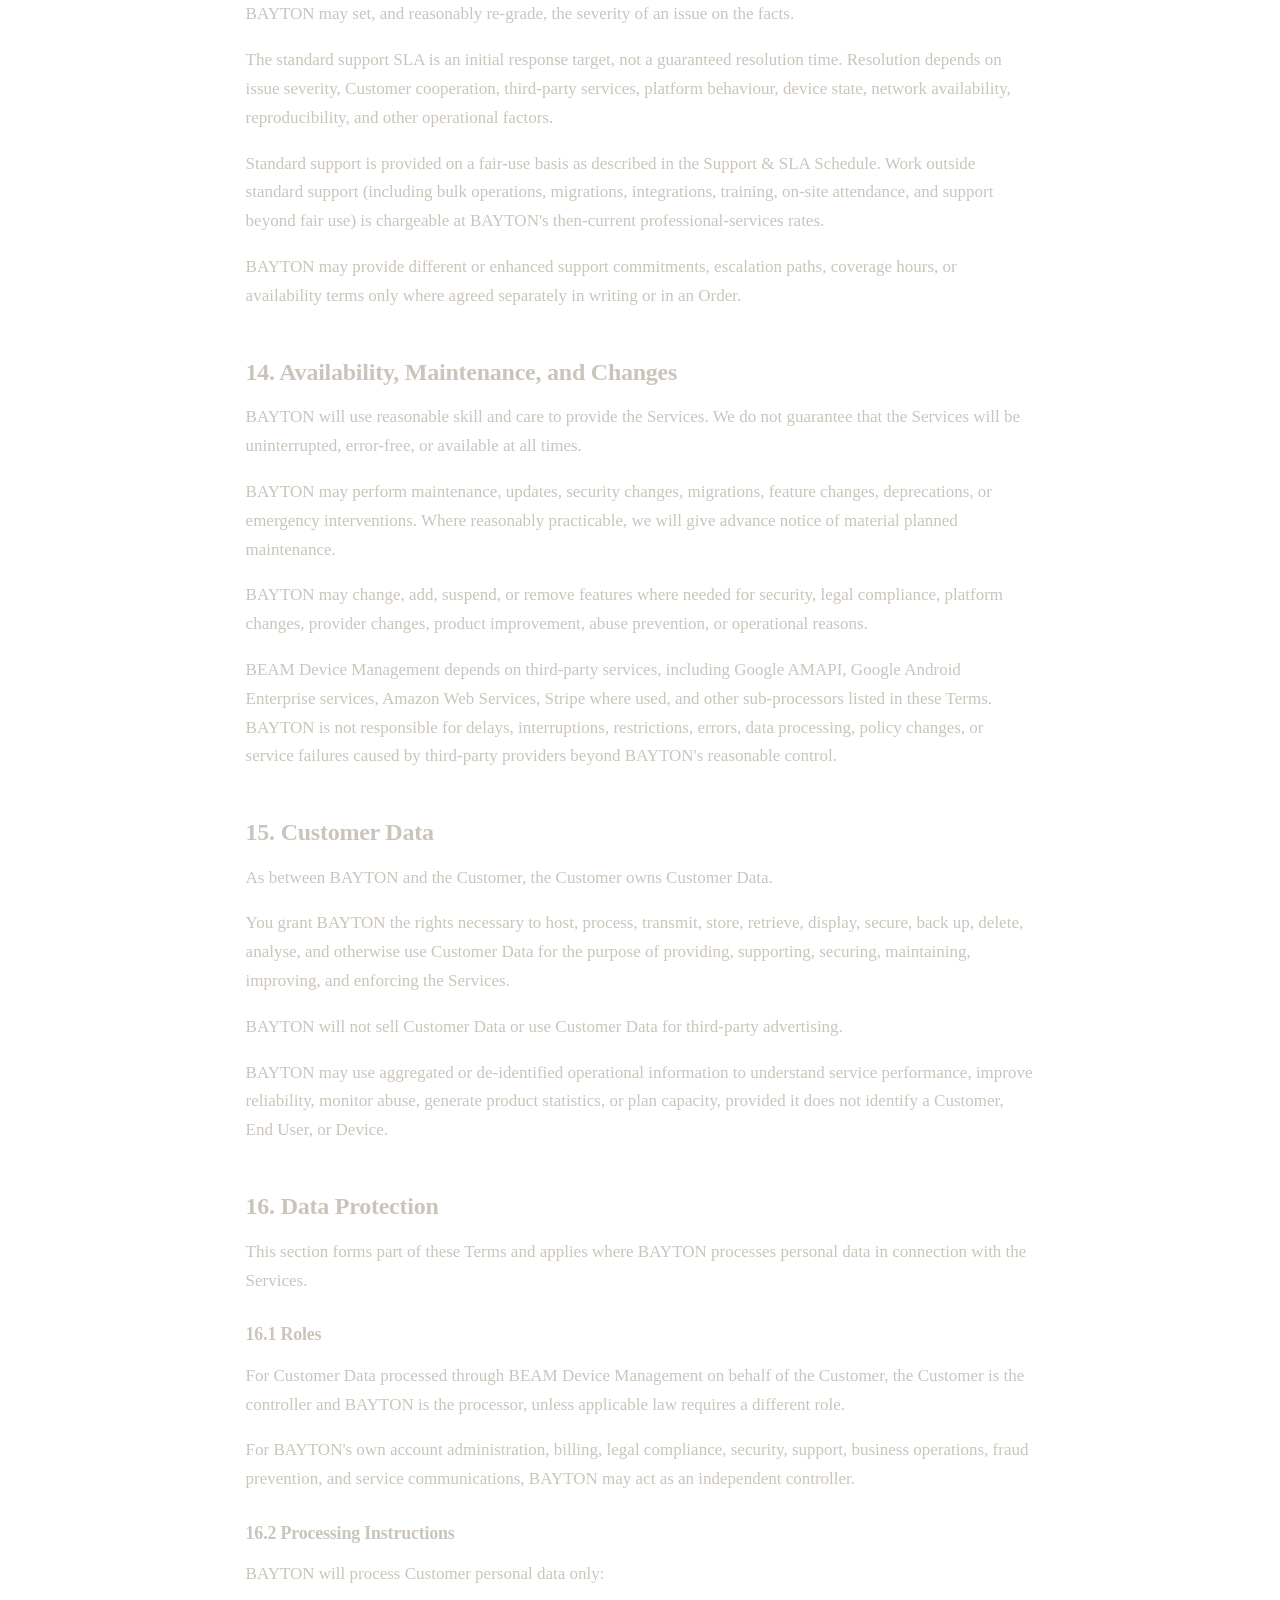
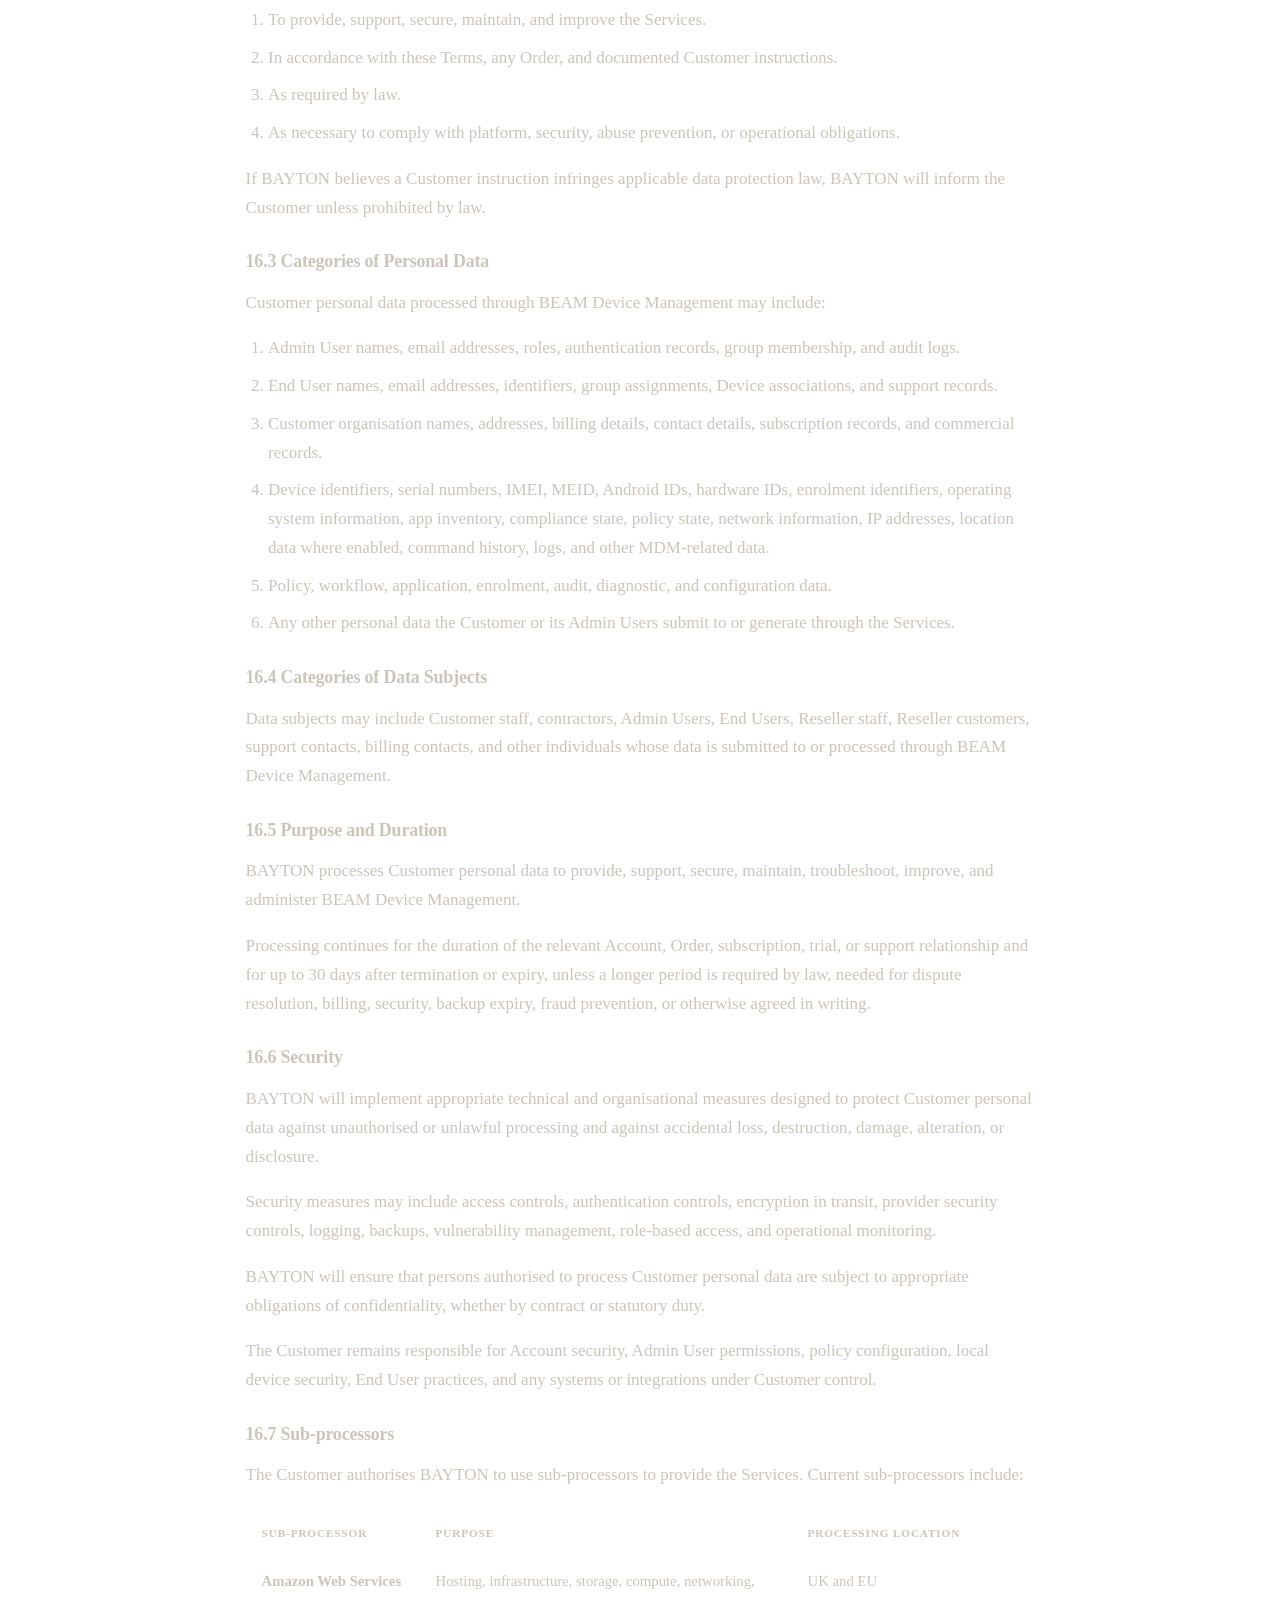
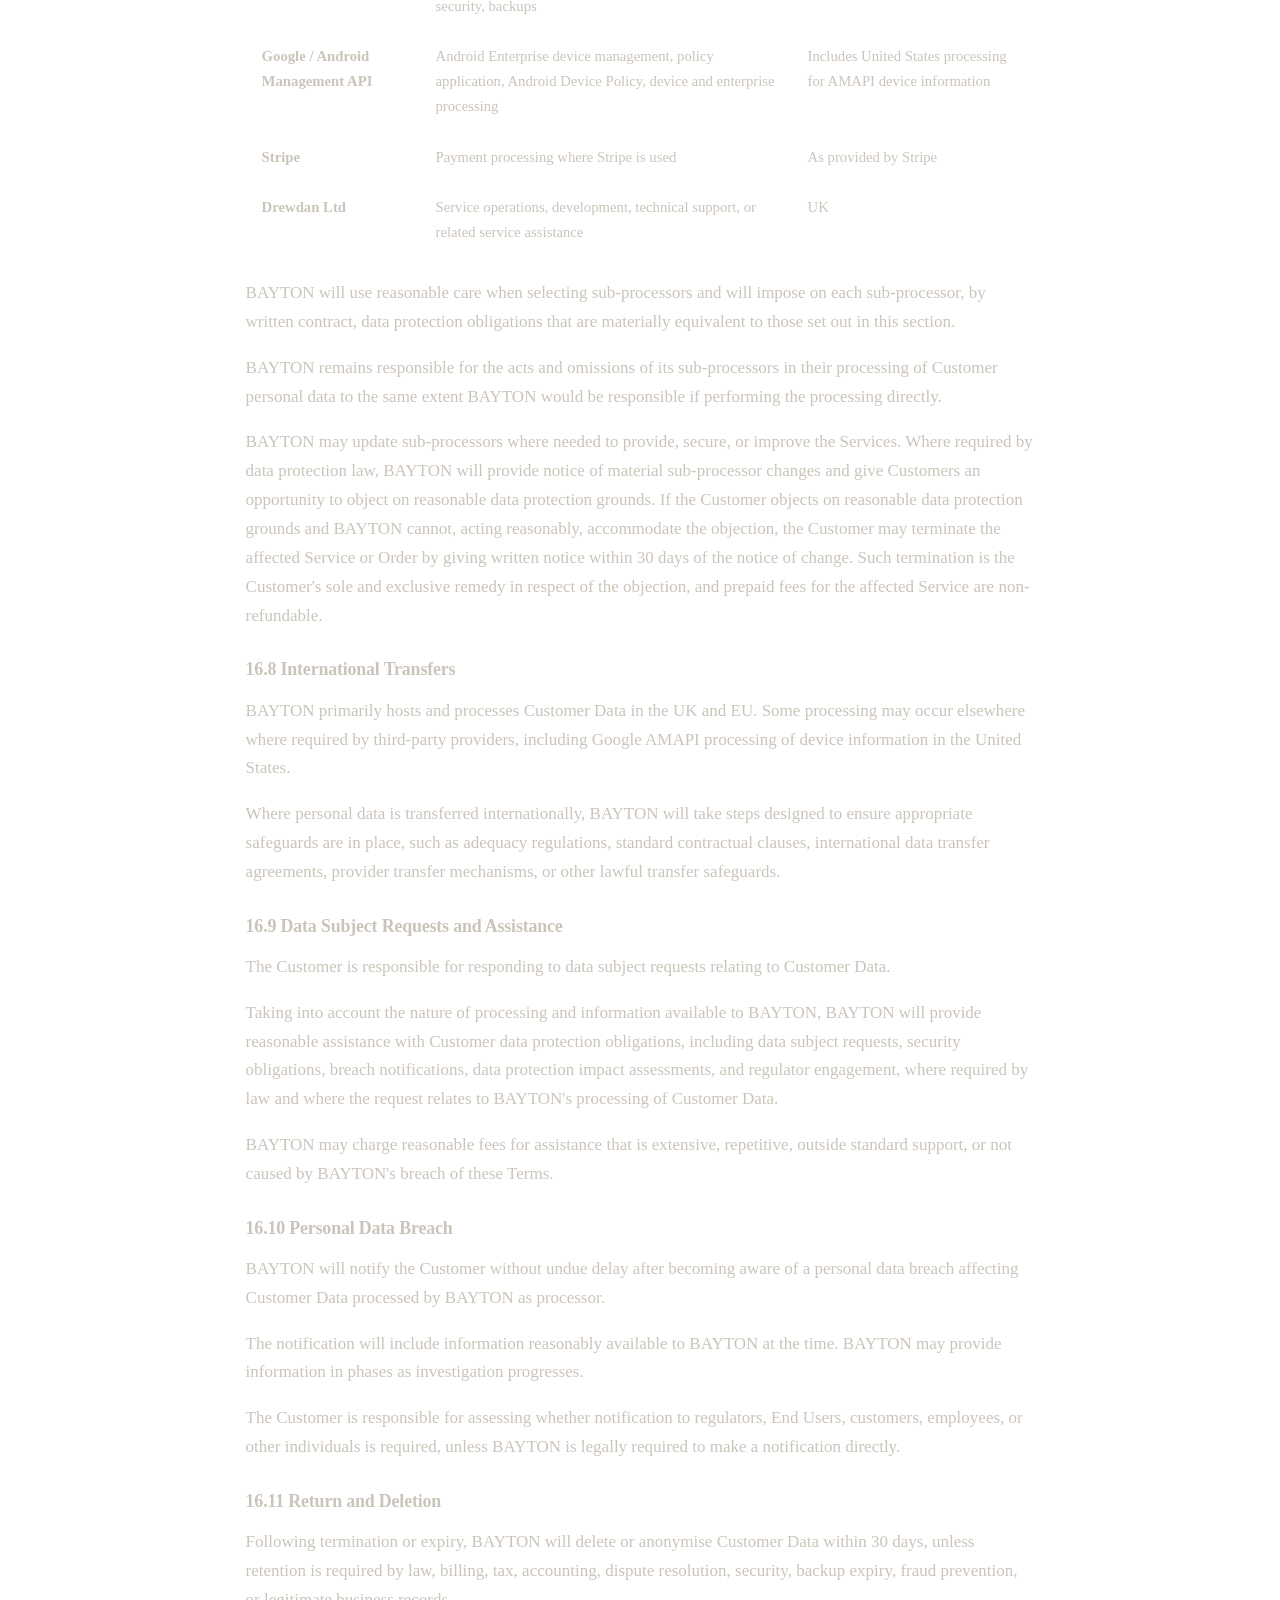
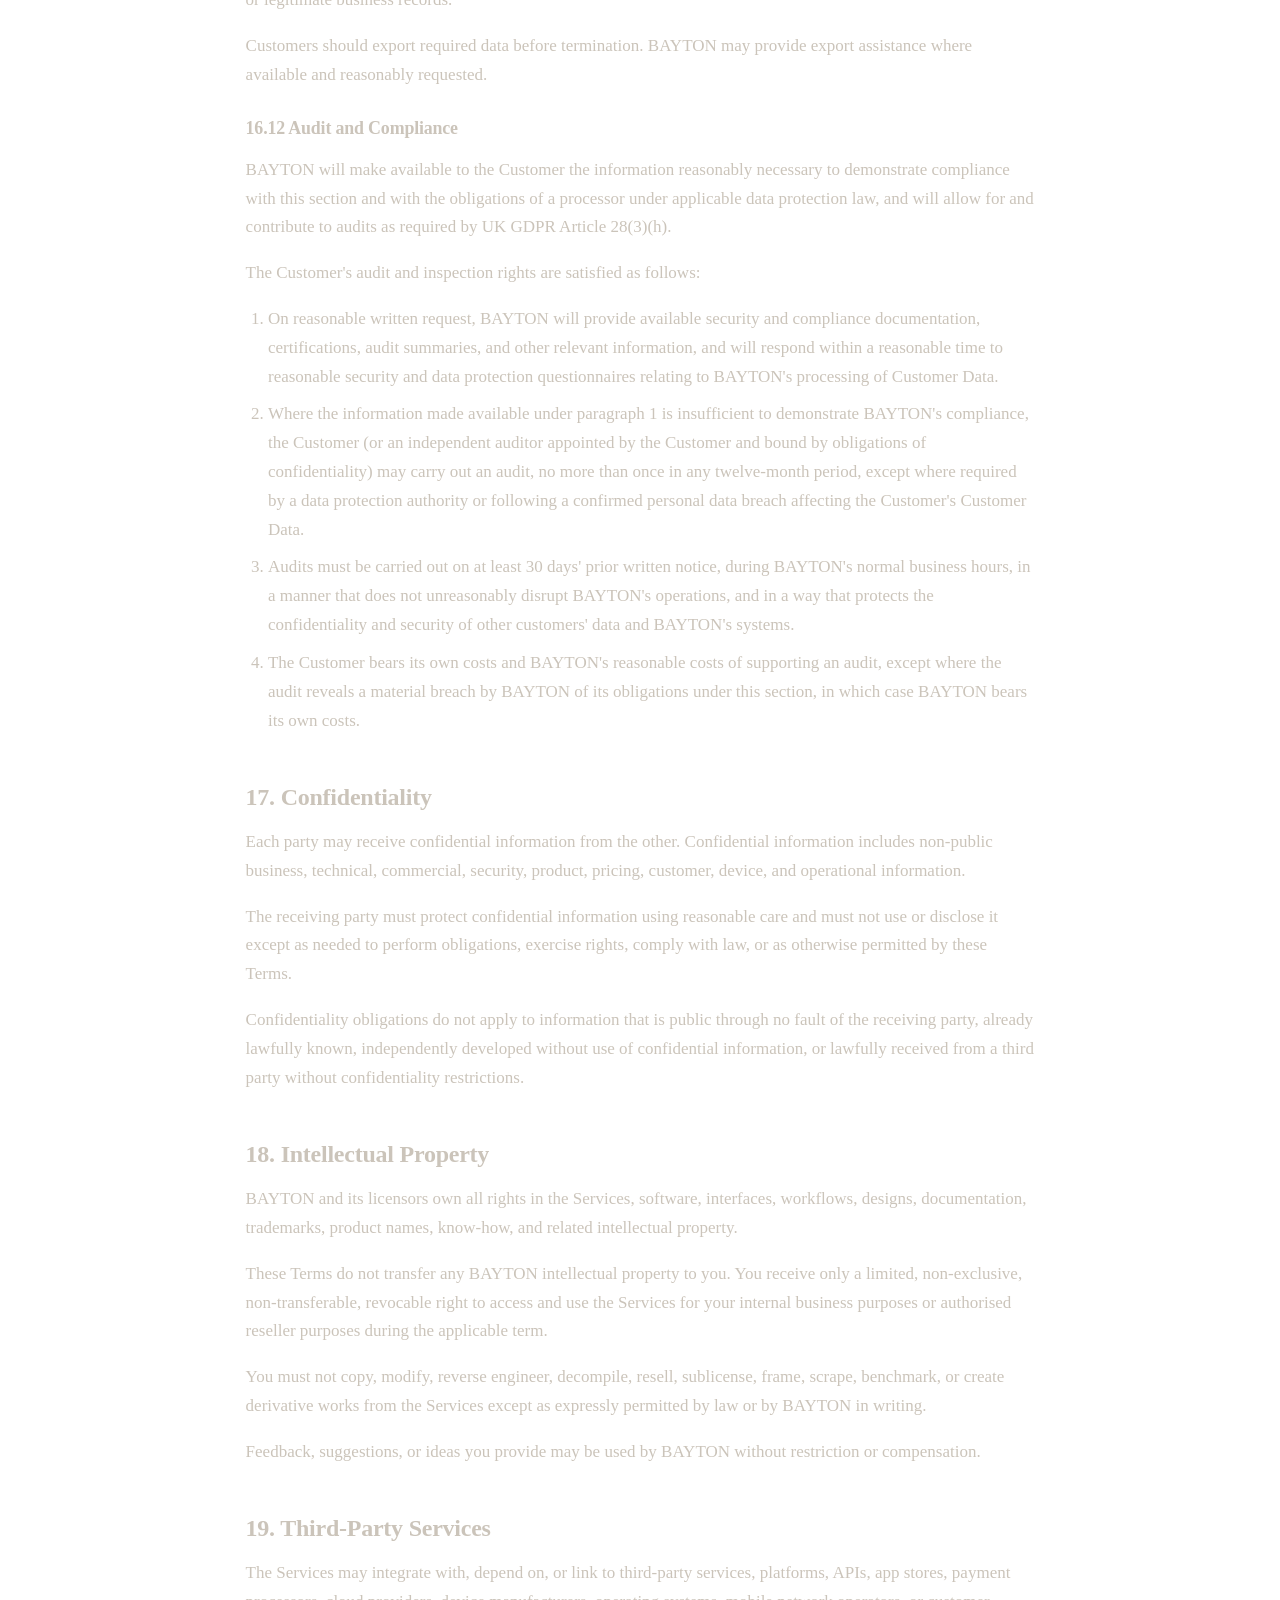
<file: terms/index.html>
<!DOCTYPE html>
<html lang="en">
<head>
<meta charset="UTF-8">
<meta name="viewport" content="width=device-width, initial-scale=1">
<title>Terms &amp; Conditions - BEAM Device Management · BAYTON</title>
<meta name="description" content="Terms and Conditions governing access to and use of BEAM Device Management, the business Android management service provided by B8N LTD t/a BAYTON.">
<link rel="icon" href="/favicon.ico">
<meta name="robots" content="index,follow">
<meta name="theme-color" content="#131110">
<link rel="preconnect" href="https://cdn-styles.bayton.org" crossorigin>
<link rel="preconnect" href="https://fonts.googleapis.com">
<link rel="preconnect" href="https://fonts.gstatic.com" crossorigin>
<!-- Bayton Design (shared fonts, tokens, components), pinned v1.4.2, before app CSS -->
<link
  rel="stylesheet"
  href="https://cdn-styles.bayton.org/v1.4.2/styles.css"
  integrity="sha384-aEfhepT+w0DjXsVY5LtIcOzoUlI6inA6gwM2Dg4GKDi04m7+74WHD/auAm15ciXb"
  crossorigin="anonymous"
>
<link rel="stylesheet" href="/terms.css">
</head>
<body id="top">

<header class="legal-header">
  <div class="legal-header-inner">
    <a href="/" class="legal-brand" aria-label="BEAM home">
      <img src="/beam-logo-light.svg" alt="BEAM">
    </a>
    <div class="legal-header-actions">
      <a class="back" href="/">← Back to site</a>
      <a class="button primary lg" href="https://bayton.org/support/">Get started</a>
    </div>
  </div>
</header>

<div class="legal-head">
  <div class="legal">
    <span class="eyebrow">Legal</span>
    <h1>BEAM Device Management Terms and Conditions</h1>
    <p class="updated">Last updated: 22 July 2026.</p>
  </div>
</div>

<main class="legal">

  <div class="intro">
    <p>These Terms and Conditions ("Terms") govern access to and use of BEAM Device Management, a business-to-business Android management service provided by B8N LTD t/a BAYTON ("BAYTON", "we", "us", or "our").</p>
    <p>B8N LTD is a private limited company registered in England and Wales under company number 16444194. Our registered office is Agincourt House, 14 Clytha Park Road, Newport, Gwent, United Kingdom, NP20 4PB.</p>
    <p>By registering for, accessing, purchasing, reselling, administering, or using BEAM Device Management, you agree to these Terms on behalf of the organisation you represent. If you do not have authority to bind that organisation, or if your organisation does not agree to these Terms, you must not access or use BEAM Device Management.</p>
    <p>For support or legal notices, contact <a href="mailto:support@beam.management">support@beam.management</a>.</p>
  </div>

  <nav class="toc" id="toc" aria-label="Contents"><h2>Contents</h2><ol id="toc-list"></ol></nav>

  <h2>1. Definitions</h2>
  <p class="def"><dfn>"Account"</dfn> means the BEAM Device Management account, tenant, environment, or administrative access made available to a Customer or Reseller.</p>
  <p class="def"><dfn>"Admin User"</dfn> means any person authorised by a Customer or Reseller to access, configure, administer, or operate BEAM Device Management.</p>
  <p class="def"><dfn>"Android Management API" or "AMAPI"</dfn> means Google's Android Management API and related Android Enterprise services used by BEAM Device Management to manage Android devices.</p>
  <p class="def"><dfn>"Customer"</dfn> means the organisation purchasing, trialling, accessing, or using BEAM Device Management, whether directly or through a Reseller.</p>
  <p class="def"><dfn>"Customer Data"</dfn> means data, content, settings, policies, device records, user records, logs, commands, and other information submitted to, generated in, or processed through BEAM Device Management on behalf of the Customer.</p>
  <p class="def"><dfn>"Device"</dfn> means any Android device, endpoint, or related resource enrolled, configured, monitored, or managed through BEAM Device Management.</p>
  <p class="def"><dfn>"End User"</dfn> means an employee, contractor, customer, student, worker, member, or other individual whose Device, account, or personal data is managed through BEAM Device Management.</p>
  <p class="def"><dfn>"Order"</dfn> means an order form, invoice, subscription plan, trial approval, reseller agreement, statement of work, or other written agreement under which BEAM Device Management is supplied.</p>
  <p class="def"><dfn>"Reseller"</dfn> means a managed service provider, reseller, consultant, or other intermediary authorised by BAYTON to provide, administer, or resell BEAM Device Management to its own customers.</p>
  <p class="def"><dfn>"Services"</dfn> means BEAM Device Management, related hosted services, administrative interfaces, APIs, documentation, support, trials, subscriptions, and any associated professional or reseller services supplied by BAYTON.</p>

  <h2>2. Service Scope</h2>
  <p>BEAM Device Management is a business Android management service. It is intended for lawful enterprise mobility management, including device enrolment, policy configuration, app management, inventory, operational reporting, support, security controls, and related administrative workflows.</p>
  <p>BEAM Device Management is not intended for consumer surveillance, covert monitoring, debt collection control, device financing lockout, domestic monitoring, stalking, extortion, fraud, or any other use that is unlawful, coercive, deceptive, or outside legitimate enterprise device management.</p>
  <p>The specific features, limits, fees, support arrangements, and subscription term for your use of BEAM Device Management may be set out in an Order.</p>
  <p>A quote or Order may be accepted electronically, including by the Customer confirming acceptance through the B8N LTD client portal or by email. Electronic acceptance takes effect as the Customer's acceptance of the Order.</p>
  <p>Where a quote or Order conflicts with these Terms on commercial details, including scope, fees, quantities, dates, subscription term, or support arrangements, the quote or Order prevails to the extent of that conflict. In all other respects, these Terms apply.</p>

  <h2>3. Business Use Only</h2>
  <p>BEAM Device Management is supplied for business and organisational use only. By using the Services, you confirm that you are acting in the course of business and on behalf of an organisation.</p>
  <p>Customers and Resellers are responsible for ensuring that their own users, customers, employees, contractors, and End Users use BEAM Device Management only for lawful business purposes and in accordance with these Terms.</p>

  <h2>4. Trials</h2>
  <p>BAYTON may offer trial access to BEAM Device Management. Trials are provided for evaluation only, unless BAYTON agrees otherwise in writing.</p>
  <p>We may limit trial duration, features, support, device counts, storage, API usage, and other capabilities. We may suspend or end a trial at any time if we reasonably believe the trial is being misused, creates a security or legal risk, breaches these Terms, breaches platform requirements, or is not being used for genuine evaluation.</p>
  <p>Unless an Order states otherwise, trial access is provided without any service credit, uptime commitment, or warranty.</p>

  <h2>5. Customer Responsibilities</h2>
  <p>You are responsible for:</p>
  <ol>
    <li>Ensuring that you have lawful authority to enrol, manage, monitor, configure, restrict, wipe, lock, locate, or otherwise administer each Device and End User account through BEAM Device Management.</li>
    <li>Giving End Users clear and legally sufficient notices about device management, data processing, remote commands, restrictions, logs, app installation, and other management actions.</li>
    <li>Obtaining all consents, permissions, employment-policy acknowledgements, contractual rights, or other lawful bases required for your use of BEAM Device Management.</li>
    <li>Ensuring that Devices are enrolled in the correct ownership and management mode, such as company-owned, personally owned with work profile, dedicated device, or other supported Android Enterprise mode.</li>
    <li>Ensuring that policies, commands, workflows, app deployments, compliance rules, and restrictions are appropriate for the relevant Device and End User.</li>
    <li>Training and supervising Admin Users.</li>
    <li>Keeping Account credentials, API keys, enrolment tokens, recovery codes, and authentication factors secure.</li>
    <li>Maintaining appropriate backups and operational processes before issuing destructive or disruptive commands.</li>
    <li>Complying with applicable laws, employment obligations, data protection obligations, sector rules, platform requirements, and contractual obligations.</li>
  </ol>
  <p>BAYTON is not responsible for Customer decisions, Customer policy configuration, Customer commands, Customer app selections, Customer workflows, Customer data entry, Customer misuse, or actions taken by Customer or Reseller Admin Users.</p>

  <h2>6. Admin Actions and Device Management Risk</h2>
  <p>BEAM Device Management may allow Admin Users to perform sensitive actions, including but not limited to:</p>
  <ol>
    <li>Enrolling Devices.</li>
    <li>Applying or removing policies.</li>
    <li>Installing, updating, blocking, or removing applications.</li>
    <li>Locking, disabling, rebooting, resetting passwords, or wiping Devices.</li>
    <li>Requesting device information.</li>
    <li>Accessing inventory, compliance, location, audit, and operational records.</li>
    <li>Configuring network, security, app, kiosk, lost mode, and other device restrictions.</li>
    <li>Assigning Devices to groups, users, environments, or workflows.</li>
  </ol>
  <p>Some actions may be irreversible or may cause data loss, service interruption, business disruption, loss of access, app removal, user lockout, compliance events, or other operational impact. You are responsible for reviewing and approving such actions before they are issued.</p>
  <p>BAYTON may provide confirmation prompts, audit logs, documentation, or safeguards, but these do not remove your responsibility for the commands and policies you apply.</p>

  <h2>7. Prohibited Use</h2>
  <p>You must not use, permit, encourage, or facilitate use of BEAM Device Management:</p>
  <ol>
    <li>For fraud, extortion, blackmail, harassment, intimidation, coercive control, stalking, domestic abuse, or threats.</li>
    <li>To spy on, track, monitor, control, restrict, or interfere with any person or Device without lawful authority and appropriate notice.</li>
    <li>To enrol or manage Devices without the knowledge and authority of the relevant organisation and, where required, the relevant End User.</li>
    <li>To control Device functionality based on consumer payment status, device financing status, repayment status, lease arrears, or similar retail/B2C debt scenarios.</li>
    <li>As a solution developed or used exclusively for device or user monitoring, fingerprinting, eavesdropping, surveillance, or advertising tracking independent of enterprise management.</li>
    <li>To push, preload, or automatically install applications or services without the express and informed prior consent of relevant customers and End Users where required.</li>
    <li>To alter commercially available Android devices for resale, lease, or onward supply except where permitted by Android Enterprise policy, such as lawful userless kiosk use.</li>
    <li>To violate Google Android Enterprise, Google Play, Android Management API, app developer, device manufacturer, mobile network operator, or other applicable platform requirements.</li>
    <li>To access, interfere with, damage, overload, probe, scan, circumvent, or compromise BEAM Device Management or any third-party system.</li>
    <li>To upload, distribute, or cause installation of malware, spyware, unlawful content, infringing content, or unauthorised software.</li>
    <li>To impersonate another person or organisation, misrepresent authority, or create misleading enrolment or consent flows.</li>
    <li>To process special category, criminal offence, child, or highly sensitive personal data unless you have a lawful basis and BAYTON has agreed in writing where required.</li>
    <li>In breach of applicable sanctions, embargoes, trade restrictions, export controls, or restricted-party rules, including where the Customer, any End User, Reseller, beneficial owner, or intended beneficiary is a sanctioned or restricted party, is located in or ordinarily resident in an embargoed or comprehensively sanctioned territory, or is acting on behalf of such a party or territory.</li>
    <li>For military, weapons, weapons-development, combat, surveillance-state, human-rights-abusive, or controlled dual-use purposes where such use is prohibited by applicable law, platform requirements, or BAYTON has not given written approval where required.</li>
    <li>For any unlawful, harmful, deceptive, abusive, or unauthorised purpose.</li>
  </ol>
  <p>BAYTON may suspend or terminate access immediately if we reasonably believe the Services are being used in breach of this section, in breach of platform requirements, or in a way that may expose BAYTON, Google, any provider, any End User, or any third party to legal, security, operational, or reputational risk.</p>

  <h2>8. Android Enterprise and AMAPI Requirements</h2>
  <p>BEAM Device Management uses Google Android Enterprise and AMAPI capabilities. Your use of BEAM Device Management must comply with all applicable Google Android Enterprise and AMAPI terms, policies, quotas, restrictions, technical requirements, and permissible use rules.</p>
  <p>You acknowledge that Google restricts AMAPI to commercial enterprise mobility management and related permitted enterprise use cases, and that Google prohibits certain use cases, including device financing control, exclusive monitoring, unauthorised app installation, and other scenarios described in Google's AMAPI policies.</p>
  <p>You must:</p>
  <ol>
    <li>Use BEAM Device Management only for legitimate enterprise mobility management or another use expressly permitted by Google and BAYTON.</li>
    <li>Ensure that direct customer agreements and End User notices are in place where required.</li>
    <li>Inform Customers and End Users, as appropriate, about data access and use arising from Android Enterprise, AMAPI, Android Device Policy, and BEAM Device Management.</li>
    <li>Comply with AMAPI quota and technical limits.</li>
    <li>Avoid any use that may cause Google to suspend, limit, revoke, or restrict BAYTON's access to AMAPI or related services.</li>
  </ol>
  <p>BAYTON is responsible for maintaining its AMAPI project, provider access, and related Google platform relationships in good standing. To meet those obligations, BAYTON may review use of the Services, including policies, enrolled Devices, applications, commands, configuration, audit logs, support records, and related account activity, where reasonably necessary to assess compliance, investigate risk, prevent abuse, support security, or respond to Google, platform, legal, or regulatory requirements.</p>
  <p>If BAYTON identifies use that may breach these Terms, platform requirements, applicable law, or Google's permissible-use requirements, BAYTON may notify the Customer where lawful and reasonably practicable. The Customer must promptly investigate, cooperate, provide relevant information, and remediate the issue. If the issue is not addressed to BAYTON's reasonable satisfaction, or if continued supply may put BAYTON's Google access, platform standing, customers, End Users, providers, or the Services at risk, BAYTON may suspend, limit, disable, or terminate affected Services in accordance with these Terms.</p>
  <p>If Google changes, suspends, withdraws, restricts, or limits any Android Enterprise, AMAPI, Android Device Policy, Google Play, or related service, BAYTON may modify, suspend, or withdraw affected BEAM Device Management features without liability.</p>

  <h2>9. Resellers and MSPs</h2>
  <p>Resellers may provide BEAM Device Management to their own customers only where authorised by BAYTON.</p>
  <p>An end customer that accesses, administers, or uses BEAM Device Management is a Customer under these Terms and is directly bound by them by virtue of that access or use, in addition to any contract between that end customer and the Reseller. Nothing in this section limits that direct agreement. Where BEAM Device Management is made available through a Reseller's own interface or branding, the Reseller must present these Terms &mdash; or ensure the end customer accepts terms no less protective of BAYTON, Google, End Users, and the Services &mdash; at or before onboarding.</p>
  <p>Resellers must:</p>
  <ol>
    <li>In addition to the direct agreement described above, ensure each end customer is bound by written terms no less protective of BAYTON, Google, End Users, and the Services than these Terms.</li>
    <li>Ensure each end customer has lawful authority to manage its Devices and End Users.</li>
    <li>Give or procure all required notices and consents.</li>
    <li>Provide appropriate first-line support unless otherwise agreed.</li>
    <li>Keep tenant, customer, and environment data logically separated.</li>
    <li>Ensure their staff, contractors, and Admin Users comply with these Terms.</li>
    <li>Promptly notify BAYTON of suspected misuse, security incidents, unauthorised access, or prohibited use.</li>
  </ol>
  <p>Resellers remain responsible for their own customers, Admin Users, actions, omissions, support commitments, commercial promises, and misuse of BEAM Device Management unless BAYTON has separately agreed otherwise in writing.</p>
  <p>Resellers must not make warranties, commitments, guarantees, representations, or service promises about BEAM Device Management beyond those expressly authorised by BAYTON.</p>

  <h2>10. Accounts and Security</h2>
  <p>You must provide accurate registration, billing, contact, and Account information and keep it up to date.</p>
  <p>You are responsible for all activity under your Account, including activity by Admin Users, Resellers, contractors, support personnel, and anyone using your credentials or access tokens.</p>
  <p>You must promptly notify BAYTON at <a href="mailto:support@beam.management">support@beam.management</a> if you suspect unauthorised access, credential compromise, security weakness, misuse, or a data incident affecting BEAM Device Management.</p>
  <p>BAYTON may require multi-factor authentication, password resets, access reviews, domain verification, security configuration changes, or other safeguards where we reasonably consider them necessary.</p>

  <h2>11. Fees, Subscriptions, Invoices, and Payment</h2>
  <p>Fees are set out in the applicable Order, invoice, subscription plan, or written agreement.</p>
  <p>BEAM Device Management may be supplied by subscription, trial, invoice, Stripe payment, reseller arrangement, or another agreed billing method.</p>
  <p>Unless an Order or invoice states otherwise:</p>
  <ol>
    <li>Invoices are due and payable within 14 days of the invoice issue date.</li>
    <li>Fees are exclusive of taxes, duties, levies, bank charges, currency conversion charges, and payment provider charges, unless stated otherwise.</li>
    <li>You must pay all amounts in full without set-off, deduction, withholding, or counterclaim, except where required by law.</li>
    <li>Subscription fees are payable for the full committed subscription term.</li>
    <li>Device counts, user counts, environments, feature tiers, or other usage metrics may affect fees.</li>
    <li>Except where required by law, all fees are non-refundable. You will not receive a refund or credit for partial periods, unused features, downgrades, suspensions, or unused Device or user capacity, and no refund arises on termination except where these Terms expressly state otherwise.</li>
  </ol>
  <p>If payment is late, BAYTON may:</p>
  <ol>
    <li>Charge statutory interest under the Late Payment of Commercial Debts (Interest) Act 1998 at 8% per year above the Bank of England base rate, calculated daily.</li>
    <li>Charge fixed statutory debt recovery compensation and reasonable recovery costs where permitted by law.</li>
    <li>Suspend or restrict access to BEAM Device Management after reasonable notice, unless immediate suspension is needed to manage risk.</li>
    <li>Cancel trials, withhold support, disable paid features, or terminate the relevant Order.</li>
  </ol>
  <p>Suspension for non-payment does not remove your obligation to pay outstanding fees.</p>

  <h2>12. Taxes</h2>
  <p>B8N LTD is not currently VAT registered. If BAYTON becomes VAT registered or if other taxes, duties, or levies become applicable, BAYTON may add them to invoices as required by law.</p>
  <p>You are responsible for any taxes, duties, withholding, or similar charges arising from your purchase or use of the Services, except taxes based on BAYTON's income.</p>

  <h2>13. Support and SLA</h2>
  <p>BAYTON provides standard support by email at <a href="mailto:support@beam.management">support@beam.management</a>. For direct Customers, BAYTON is first-line support. For Customers supplied through a Reseller, the Reseller provides first-line support and BAYTON provides second-line support to the Reseller, unless separately agreed in writing.</p>
  <p>Unless otherwise agreed in writing, BAYTON's standard support service level is an initial response within one Business Day. "Business Day" means Monday to Friday, excluding bank and public holidays in England and Wales. Standard support is provided during Business Hours of 09:00 to 17:30 UK time on a Business Day.</p>
  <p>Severity levels, target response times, coverage hours, fair-use limits, exclusions, and the optional Extended and Enhanced support add-ons are set out in BAYTON's <a href="/sla">Support &amp; SLA Schedule</a>, which forms part of these Terms. BAYTON may set, and reasonably re-grade, the severity of an issue on the facts.</p>
  <p>The standard support SLA is an initial response target, not a guaranteed resolution time. Resolution depends on issue severity, Customer cooperation, third-party services, platform behaviour, device state, network availability, reproducibility, and other operational factors.</p>
  <p>Standard support is provided on a fair-use basis as described in the Support &amp; SLA Schedule. Work outside standard support (including bulk operations, migrations, integrations, training, on-site attendance, and support beyond fair use) is chargeable at BAYTON's then-current professional-services rates.</p>
  <p>BAYTON may provide different or enhanced support commitments, escalation paths, coverage hours, or availability terms only where agreed separately in writing or in an Order.</p>

  <h2>14. Availability, Maintenance, and Changes</h2>
  <p>BAYTON will use reasonable skill and care to provide the Services. We do not guarantee that the Services will be uninterrupted, error-free, or available at all times.</p>
  <p>BAYTON may perform maintenance, updates, security changes, migrations, feature changes, deprecations, or emergency interventions. Where reasonably practicable, we will give advance notice of material planned maintenance.</p>
  <p>BAYTON may change, add, suspend, or remove features where needed for security, legal compliance, platform changes, provider changes, product improvement, abuse prevention, or operational reasons.</p>
  <p>BEAM Device Management depends on third-party services, including Google AMAPI, Google Android Enterprise services, Amazon Web Services, Stripe where used, and other sub-processors listed in these Terms. BAYTON is not responsible for delays, interruptions, restrictions, errors, data processing, policy changes, or service failures caused by third-party providers beyond BAYTON's reasonable control.</p>

  <h2>15. Customer Data</h2>
  <p>As between BAYTON and the Customer, the Customer owns Customer Data.</p>
  <p>You grant BAYTON the rights necessary to host, process, transmit, store, retrieve, display, secure, back up, delete, analyse, and otherwise use Customer Data for the purpose of providing, supporting, securing, maintaining, improving, and enforcing the Services.</p>
  <p>BAYTON will not sell Customer Data or use Customer Data for third-party advertising.</p>
  <p>BAYTON may use aggregated or de-identified operational information to understand service performance, improve reliability, monitor abuse, generate product statistics, or plan capacity, provided it does not identify a Customer, End User, or Device.</p>

  <h2>16. Data Protection</h2>
  <p>This section forms part of these Terms and applies where BAYTON processes personal data in connection with the Services.</p>

  <h3>16.1 Roles</h3>
  <p>For Customer Data processed through BEAM Device Management on behalf of the Customer, the Customer is the controller and BAYTON is the processor, unless applicable law requires a different role.</p>
  <p>For BAYTON's own account administration, billing, legal compliance, security, support, business operations, fraud prevention, and service communications, BAYTON may act as an independent controller.</p>

  <h3>16.2 Processing Instructions</h3>
  <p>BAYTON will process Customer personal data only:</p>
  <ol>
    <li>To provide, support, secure, maintain, and improve the Services.</li>
    <li>In accordance with these Terms, any Order, and documented Customer instructions.</li>
    <li>As required by law.</li>
    <li>As necessary to comply with platform, security, abuse prevention, or operational obligations.</li>
  </ol>
  <p>If BAYTON believes a Customer instruction infringes applicable data protection law, BAYTON will inform the Customer unless prohibited by law.</p>

  <h3>16.3 Categories of Personal Data</h3>
  <p>Customer personal data processed through BEAM Device Management may include:</p>
  <ol>
    <li>Admin User names, email addresses, roles, authentication records, group membership, and audit logs.</li>
    <li>End User names, email addresses, identifiers, group assignments, Device associations, and support records.</li>
    <li>Customer organisation names, addresses, billing details, contact details, subscription records, and commercial records.</li>
    <li>Device identifiers, serial numbers, IMEI, MEID, Android IDs, hardware IDs, enrolment identifiers, operating system information, app inventory, compliance state, policy state, network information, IP addresses, location data where enabled, command history, logs, and other MDM-related data.</li>
    <li>Policy, workflow, application, enrolment, audit, diagnostic, and configuration data.</li>
    <li>Any other personal data the Customer or its Admin Users submit to or generate through the Services.</li>
  </ol>

  <h3>16.4 Categories of Data Subjects</h3>
  <p>Data subjects may include Customer staff, contractors, Admin Users, End Users, Reseller staff, Reseller customers, support contacts, billing contacts, and other individuals whose data is submitted to or processed through BEAM Device Management.</p>

  <h3>16.5 Purpose and Duration</h3>
  <p>BAYTON processes Customer personal data to provide, support, secure, maintain, troubleshoot, improve, and administer BEAM Device Management.</p>
  <p>Processing continues for the duration of the relevant Account, Order, subscription, trial, or support relationship and for up to 30 days after termination or expiry, unless a longer period is required by law, needed for dispute resolution, billing, security, backup expiry, fraud prevention, or otherwise agreed in writing.</p>

  <h3>16.6 Security</h3>
  <p>BAYTON will implement appropriate technical and organisational measures designed to protect Customer personal data against unauthorised or unlawful processing and against accidental loss, destruction, damage, alteration, or disclosure.</p>
  <p>Security measures may include access controls, authentication controls, encryption in transit, provider security controls, logging, backups, vulnerability management, role-based access, and operational monitoring.</p>
  <p>BAYTON will ensure that persons authorised to process Customer personal data are subject to appropriate obligations of confidentiality, whether by contract or statutory duty.</p>
  <p>The Customer remains responsible for Account security, Admin User permissions, policy configuration, local device security, End User practices, and any systems or integrations under Customer control.</p>

  <h3>16.7 Sub-processors</h3>
  <p>The Customer authorises BAYTON to use sub-processors to provide the Services. Current sub-processors include:</p>
  <div class="table-scroll">
    <table>
      <thead><tr><th>Sub-processor</th><th>Purpose</th><th>Processing location</th></tr></thead>
      <tbody>
        <tr><td><strong>Amazon Web Services</strong></td><td>Hosting, infrastructure, storage, compute, networking, security, backups</td><td>UK and EU</td></tr>
        <tr><td><strong>Google / Android Management API</strong></td><td>Android Enterprise device management, policy application, Android Device Policy, device and enterprise processing</td><td>Includes United States processing for AMAPI device information</td></tr>
        <tr><td><strong>Stripe</strong></td><td>Payment processing where Stripe is used</td><td>As provided by Stripe</td></tr>
        <tr><td><strong>Drewdan Ltd</strong></td><td>Service operations, development, technical support, or related service assistance</td><td>UK</td></tr>
      </tbody>
    </table>
  </div>
  <p>BAYTON will use reasonable care when selecting sub-processors and will impose on each sub-processor, by written contract, data protection obligations that are materially equivalent to those set out in this section.</p>
  <p>BAYTON remains responsible for the acts and omissions of its sub-processors in their processing of Customer personal data to the same extent BAYTON would be responsible if performing the processing directly.</p>
  <p>BAYTON may update sub-processors where needed to provide, secure, or improve the Services. Where required by data protection law, BAYTON will provide notice of material sub-processor changes and give Customers an opportunity to object on reasonable data protection grounds. If the Customer objects on reasonable data protection grounds and BAYTON cannot, acting reasonably, accommodate the objection, the Customer may terminate the affected Service or Order by giving written notice within 30 days of the notice of change. Such termination is the Customer's sole and exclusive remedy in respect of the objection, and prepaid fees for the affected Service are non-refundable.</p>

  <h3>16.8 International Transfers</h3>
  <p>BAYTON primarily hosts and processes Customer Data in the UK and EU. Some processing may occur elsewhere where required by third-party providers, including Google AMAPI processing of device information in the United States.</p>
  <p>Where personal data is transferred internationally, BAYTON will take steps designed to ensure appropriate safeguards are in place, such as adequacy regulations, standard contractual clauses, international data transfer agreements, provider transfer mechanisms, or other lawful transfer safeguards.</p>

  <h3>16.9 Data Subject Requests and Assistance</h3>
  <p>The Customer is responsible for responding to data subject requests relating to Customer Data.</p>
  <p>Taking into account the nature of processing and information available to BAYTON, BAYTON will provide reasonable assistance with Customer data protection obligations, including data subject requests, security obligations, breach notifications, data protection impact assessments, and regulator engagement, where required by law and where the request relates to BAYTON's processing of Customer Data.</p>
  <p>BAYTON may charge reasonable fees for assistance that is extensive, repetitive, outside standard support, or not caused by BAYTON's breach of these Terms.</p>

  <h3>16.10 Personal Data Breach</h3>
  <p>BAYTON will notify the Customer without undue delay after becoming aware of a personal data breach affecting Customer Data processed by BAYTON as processor.</p>
  <p>The notification will include information reasonably available to BAYTON at the time. BAYTON may provide information in phases as investigation progresses.</p>
  <p>The Customer is responsible for assessing whether notification to regulators, End Users, customers, employees, or other individuals is required, unless BAYTON is legally required to make a notification directly.</p>

  <h3>16.11 Return and Deletion</h3>
  <p>Following termination or expiry, BAYTON will delete or anonymise Customer Data within 30 days, unless retention is required by law, billing, tax, accounting, dispute resolution, security, backup expiry, fraud prevention, or legitimate business records.</p>
  <p>Customers should export required data before termination. BAYTON may provide export assistance where available and reasonably requested.</p>

  <h3>16.12 Audit and Compliance</h3>
  <p>BAYTON will make available to the Customer the information reasonably necessary to demonstrate compliance with this section and with the obligations of a processor under applicable data protection law, and will allow for and contribute to audits as required by UK GDPR Article 28(3)(h).</p>
  <p>The Customer's audit and inspection rights are satisfied as follows:</p>
  <ol>
    <li>On reasonable written request, BAYTON will provide available security and compliance documentation, certifications, audit summaries, and other relevant information, and will respond within a reasonable time to reasonable security and data protection questionnaires relating to BAYTON's processing of Customer Data.</li>
    <li>Where the information made available under paragraph 1 is insufficient to demonstrate BAYTON's compliance, the Customer (or an independent auditor appointed by the Customer and bound by obligations of confidentiality) may carry out an audit, no more than once in any twelve-month period, except where required by a data protection authority or following a confirmed personal data breach affecting the Customer's Customer Data.</li>
    <li>Audits must be carried out on at least 30 days' prior written notice, during BAYTON's normal business hours, in a manner that does not unreasonably disrupt BAYTON's operations, and in a way that protects the confidentiality and security of other customers' data and BAYTON's systems.</li>
    <li>The Customer bears its own costs and BAYTON's reasonable costs of supporting an audit, except where the audit reveals a material breach by BAYTON of its obligations under this section, in which case BAYTON bears its own costs.</li>
  </ol>

  <h2>17. Confidentiality</h2>
  <p>Each party may receive confidential information from the other. Confidential information includes non-public business, technical, commercial, security, product, pricing, customer, device, and operational information.</p>
  <p>The receiving party must protect confidential information using reasonable care and must not use or disclose it except as needed to perform obligations, exercise rights, comply with law, or as otherwise permitted by these Terms.</p>
  <p>Confidentiality obligations do not apply to information that is public through no fault of the receiving party, already lawfully known, independently developed without use of confidential information, or lawfully received from a third party without confidentiality restrictions.</p>

  <h2>18. Intellectual Property</h2>
  <p>BAYTON and its licensors own all rights in the Services, software, interfaces, workflows, designs, documentation, trademarks, product names, know-how, and related intellectual property.</p>
  <p>These Terms do not transfer any BAYTON intellectual property to you. You receive only a limited, non-exclusive, non-transferable, revocable right to access and use the Services for your internal business purposes or authorised reseller purposes during the applicable term.</p>
  <p>You must not copy, modify, reverse engineer, decompile, resell, sublicense, frame, scrape, benchmark, or create derivative works from the Services except as expressly permitted by law or by BAYTON in writing.</p>
  <p>Feedback, suggestions, or ideas you provide may be used by BAYTON without restriction or compensation.</p>

  <h2>19. Third-Party Services</h2>
  <p>The Services may integrate with, depend on, or link to third-party services, platforms, APIs, app stores, payment processors, cloud providers, device manufacturers, operating systems, mobile network operators, or customer-selected applications.</p>
  <p>Third-party services are governed by their own terms and policies. BAYTON is not responsible for third-party services except to the extent expressly stated in these Terms or an Order.</p>
  <p>If a third-party service changes, suspends, withdraws, restricts, or charges for functionality, BAYTON may modify, suspend, or withdraw affected BEAM Device Management functionality.</p>

  <h2>20. Suspension</h2>
  <p>BAYTON may suspend or restrict access to all or part of the Services immediately, with or without notice, if:</p>
  <ol>
    <li>You fail to pay amounts when due.</li>
    <li>You breach these Terms or an Order.</li>
    <li>Your use creates a security, legal, operational, platform, reputational, or data protection risk.</li>
    <li>BAYTON reasonably suspects prohibited use, unauthorised access, fraud, abuse, or compromise.</li>
    <li>BAYTON reasonably suspects a sanctions, export-control, restricted-party, embargo, or prohibited end-use issue.</li>
    <li>Your use may affect BAYTON's ability to maintain AMAPI, Google, platform, or provider access in good standing.</li>
    <li>Suspension is required by law, court order, regulator, platform provider, Google, payment provider, or other third-party provider.</li>
    <li>Continued access may harm BAYTON, Customers, End Users, third parties, or the Services.</li>
  </ol>
  <p>Where reasonably practicable, BAYTON will explain the reason for suspension and work with you to restore access once the issue is resolved.</p>

  <h2>21. Termination</h2>
  <p>Either party may terminate an Order or Account in accordance with the applicable Order.</p>
  <p>BAYTON may terminate access immediately if:</p>
  <ol>
    <li>You materially breach these Terms and fail to remedy the breach within 14 days of notice.</li>
    <li>You breach the prohibited use, AMAPI, confidentiality, intellectual property, or payment sections.</li>
    <li>You breach, or BAYTON reasonably determines that continued supply would risk breach of, applicable sanctions, export-control, embargo, restricted-party, or prohibited end-use requirements.</li>
    <li>You fail to address a Google, AMAPI, platform, provider, or permissible-use concern to BAYTON's reasonable satisfaction.</li>
    <li>Your use exposes BAYTON to legal, security, platform, or reputational risk.</li>
    <li>You become insolvent, cease trading, or are unable to pay debts.</li>
    <li>Required third-party services, platform access, or legal permissions are withdrawn or unavailable.</li>
  </ol>
  <p>On termination, your right to access and use the Services ends. You must stop using BEAM Device Management, pay outstanding amounts, and ensure that Devices are migrated, unenrolled, or otherwise managed appropriately.</p>
  <p>Termination does not affect accrued rights or obligations. Sections intended to survive termination will continue, including payment, confidentiality, data protection, intellectual property, warranties and disclaimers, liability, indemnity, and governing law.</p>

  <h2>22. Customer Indemnity</h2>
  <p>You will indemnify and hold harmless BAYTON, its officers, employees, contractors, providers, and affiliates against claims, losses, damages, fines, penalties, costs, and expenses arising from:</p>
  <ol>
    <li>Your breach of these Terms or an Order.</li>
    <li>Your unlawful or unauthorised use of BEAM Device Management.</li>
    <li>Customer Data, Customer instructions, Customer policies, Customer commands, or Customer-selected applications.</li>
    <li>Claims by End Users, employees, customers, Reseller customers, or third parties relating to your device management, monitoring, notices, consent, employment practices, data processing, or misuse.</li>
    <li>Breach of Google, Android Enterprise, AMAPI, app store, device manufacturer, or third-party platform requirements caused by your use.</li>
    <li>Fraud, extortion, stalking, spying, coercive control, unlawful monitoring, or other prohibited use by you, your Admin Users, or your customers.</li>
  </ol>

  <h2>23. Warranties and Disclaimers</h2>
  <p>BAYTON will provide the Services using reasonable skill and care.</p>
  <p>Except as expressly stated in these Terms or an Order, the Services are provided "as is" and "as available". BAYTON does not warrant that the Services will be uninterrupted, error-free, secure from every threat, compatible with every device, suitable for every use case, or capable of preventing every security incident, policy violation, data loss, or misuse.</p>
  <p>BAYTON does not warrant that all Android devices, OEM builds, applications, networks, enrolment flows, policies, or AMAPI features will behave consistently. Android Enterprise behaviour can vary by device model, operating system version, manufacturer, Google service state, network conditions, app behaviour, and management mode.</p>
  <p>The Services are not designed for emergency services, life safety, medical use, aviation, critical infrastructure, or other high-risk environments where failure could cause death, personal injury, severe environmental damage, or severe physical harm.</p>

  <h2>24. Liability</h2>
  <p>Nothing in these Terms limits or excludes liability that cannot legally be limited or excluded, including liability for death or personal injury caused by negligence, fraud, fraudulent misrepresentation, or any other liability that cannot be excluded under English law.</p>
  <p>Subject to the paragraph above, BAYTON will not be liable for:</p>
  <ol>
    <li>Loss of profit, revenue, business, goodwill, opportunity, anticipated savings, or reputation.</li>
    <li>Loss, corruption, deletion, or restoration of data, having regard to the Customer's responsibility for maintaining appropriate backups and operational processes under section 5.</li>
    <li>Device wipe, lockout, restriction, misconfiguration, app removal, app installation, policy application, or command execution caused by Customer configuration or Admin User action.</li>
    <li>End User, employee, customer, contractor, or third-party claims arising from Customer device management decisions.</li>
    <li>Indirect, consequential, special, exemplary, or punitive loss.</li>
    <li>Third-party service failures, platform changes, provider restrictions, Google AMAPI changes, app behaviour, device manufacturer behaviour, network failures, or events outside BAYTON's reasonable control.</li>
  </ol>
  <p>Subject to the first paragraph of this section, BAYTON's total aggregate liability arising out of or in connection with the Services, these Terms, and all Orders will not exceed the fees paid or payable by the Customer to BAYTON for the affected Services in the 12 months before the event giving rise to liability.</p>
  <p>For trials or free services, BAYTON's liability is excluded to the fullest extent permitted by law. Where liability cannot lawfully be excluded, and subject always to the first paragraph of this section, BAYTON's total aggregate liability arising out of or in connection with any trial or free service will not exceed £100.</p>

  <h2>25. Force Majeure</h2>
  <p>BAYTON will not be liable for delay or failure to perform caused by events beyond its reasonable control, including acts of God, war, terrorism, civil unrest, labour disputes, pandemics, epidemics, power failures, internet failures, hosting failures, cyberattacks, denial-of-service attacks, third-party service failures, changes in law, regulatory action, platform restrictions, or provider outages.</p>

  <h2>26. Notices</h2>
  <p>BAYTON may give notices by email, in-product message, support portal, invoice, website notice, or other reasonable method.</p>
  <p>You must send notices to <a href="mailto:support@beam.management">support@beam.management</a> unless BAYTON gives another notice address.</p>
  <p>You must keep billing, legal, security, and administrative contact details accurate and up to date.</p>

  <h2>27. Changes to These Terms</h2>
  <p>BAYTON may update these Terms from time to time. Where changes are material, BAYTON will take reasonable steps to notify Customers, such as by email, in-product notice, or website notice.</p>
  <p>Updated Terms will apply from the effective date stated in the notice or, if no date is stated, from publication. If you continue using the Services after updated Terms take effect, you accept the updated Terms.</p>
  <p>If a material change substantially and adversely affects your rights and you do not agree to it, you may stop using the Services and terminate the affected Order by giving notice within 30 days of the change, unless the change is required by law, security, platform requirements, or third-party provider requirements.</p>

  <h2>28. Assignment</h2>
  <p>You must not assign, transfer, or novate these Terms, an Order, or access to the Services without BAYTON's prior written consent.</p>
  <p>BAYTON may assign, transfer, or novate these Terms or an Order as part of a merger, acquisition, restructuring, sale of assets, change of control, or transfer of the Services, provided this does not materially reduce Customer protections.</p>

  <h2>29. General</h2>
  <p>These Terms, together with any applicable Order, form the entire agreement between the parties regarding the Services and replace prior discussions, proposals, representations, or agreements about the same subject matter.</p>
  <p>Each party agrees that it has not relied on, and has no remedy in respect of, any statement, representation, assurance, or warranty (whether made innocently or negligently) that is not expressly set out in these Terms or an Order. Nothing in these Terms limits or excludes liability for fraud or fraudulent misrepresentation.</p>
  <p>If any part of these Terms is invalid or unenforceable, the rest remains in effect.</p>
  <p>Failure to enforce a right is not a waiver of that right.</p>
  <p>No person other than BAYTON, the Customer, and their permitted assigns has rights under the Contracts (Rights of Third Parties) Act 1999, except that BAYTON's affiliates, officers, employees, contractors, licensors, and providers may rely on protections, disclaimers, and limitations intended for their benefit.</p>

  <h2>30. Governing Law and Jurisdiction</h2>
  <p>These Terms, any Order, and any dispute or claim arising from or in connection with them are governed by the laws of England and Wales.</p>
  <p>The courts of England and Wales have exclusive jurisdiction, except that BAYTON may seek injunctive, equitable, or debt recovery relief in any jurisdiction where necessary.</p>

  <a href="#top" class="toplink">↑ Back to top</a>

</main>

<footer>
  <div class="wrap foot-inner">
    <a href="https://bayton.org" class="logo" aria-label="BAYTON">
      <svg class="wm" viewBox="0 0 3175 710" fill="none" xmlns="http://www.w3.org/2000/svg">
        <g clip-path="url(#clip0)">
          <path d="M2553.45 118.43V447.55H2499V18H2544.98L2807.55 353.775V18.605H2862V447.55H2812.39L2553.45 118.43Z" fill="#f5efe8"/>
          <g id="swirl_2">
            <path d="M2007.06 60.0315C2023.72 46.2035 2042.22 34.951 2062.27 26.4707C2089.68 14.8779 2118.78 8.99982 2148.76 8.99982C2178.75 8.99982 2207.85 14.8779 2235.26 26.4707C2255.31 34.951 2273.81 46.2035 2290.47 60.0315C2295.8 64.4517 2300.93 69.1355 2305.87 74.0762C2326.27 94.4762 2342.29 118.236 2353.48 144.694C2364.67 171.135 2370.53 199.158 2370.93 228.022C2370.94 228.479 2370.94 228.939 2370.95 229.396C2370.95 229.523 2370.95 229.65 2370.95 229.78C2370.95 230.247 2370.95 230.717 2370.95 231.184C2370.95 231.651 2370.95 232.122 2370.95 232.589C2370.95 232.719 2370.95 232.846 2370.95 232.972C2370.94 233.429 2370.94 233.89 2370.93 234.347C2369.31 336.096 2289.52 419.204 2189.12 426.137C2176.06 427.057 2161.81 426.597 2148.76 424.775C2111.48 419.648 2077.51 403.958 2050 380.833C2078.34 399.605 2112.3 410.54 2148.76 410.54C2185.23 410.54 2219.19 399.602 2247.53 380.833C2295.46 349.1 2327.33 294.976 2328.11 233.5C2328.11 232.729 2328.12 231.955 2328.12 231.184C2328.12 230.414 2328.11 229.64 2328.11 228.869C2327.81 201.864 2322.37 175.662 2311.92 150.949C2301.54 126.402 2286.68 104.358 2267.75 85.4288C2248.82 66.5 2226.78 51.6379 2202.23 41.2561C2197.9 39.428 2193.53 37.7533 2189.12 36.2287C2176.01 31.7083 2162.52 28.5458 2148.76 26.7676C2139.94 25.6267 2131.01 25.0529 2121.99 25.0529C2094.17 25.0529 2067.17 30.504 2041.76 41.2528C2029.54 46.417 2017.95 52.6888 2007.05 60.0214L2007.06 60.0315Z" fill="#FF4500"/>
            <path d="M1926.57 231.191C1926.57 230.724 1926.57 230.254 1926.58 229.787C1926.58 229.657 1926.58 229.53 1926.58 229.403C1926.59 228.946 1926.59 228.486 1926.6 228.029C1926.6 227.688 1926.61 227.348 1926.62 227.008C1926.62 226.938 1926.62 226.864 1926.62 226.798C1926.63 226.594 1926.63 226.391 1926.64 226.184C1926.65 225.984 1926.65 225.78 1926.66 225.577C1926.68 224.859 1926.7 224.145 1926.73 223.428C1926.75 223.031 1926.76 222.634 1926.78 222.24C1926.79 221.957 1926.8 221.673 1926.82 221.39C1926.89 219.905 1926.98 218.427 1927.09 216.953C1927.11 216.703 1927.12 216.449 1927.15 216.199C1927.17 215.845 1927.2 215.495 1927.23 215.141C1927.25 214.898 1927.27 214.651 1927.29 214.407C1927.35 213.75 1927.4 213.093 1927.47 212.436C1927.56 211.495 1927.66 210.558 1927.76 209.62C1927.93 208.142 1928.11 206.674 1928.3 205.207C1928.33 204.99 1928.36 204.773 1928.39 204.559C1929.55 196.079 1931.25 187.772 1933.47 179.672C1933.57 179.302 1933.67 178.935 1933.78 178.568C1933.88 178.198 1933.98 177.831 1934.09 177.464C1934.29 176.753 1934.5 176.039 1934.71 175.329C1935.26 173.481 1935.85 171.639 1936.45 169.814C1936.68 169.124 1936.91 168.44 1937.15 167.749C1937.53 166.638 1937.92 165.534 1938.32 164.433C1938.67 163.479 1939.02 162.532 1939.39 161.588C1939.55 161.161 1939.72 160.734 1939.88 160.307C1940 160.016 1940.11 159.726 1940.23 159.433C1940.53 158.672 1940.83 157.915 1941.14 157.161C1941.57 156.117 1942.01 155.079 1942.45 154.045C1942.75 153.358 1943.05 152.67 1943.36 151.98C1943.51 151.636 1943.66 151.296 1943.82 150.952C1943.98 150.609 1944.13 150.268 1944.29 149.928C1944.44 149.588 1944.6 149.248 1944.76 148.907C1945.07 148.227 1945.39 147.55 1945.72 146.876C1946.2 145.865 1946.7 144.854 1947.2 143.85C1947.37 143.516 1947.54 143.179 1947.71 142.849C1948.22 141.852 1948.73 140.854 1949.26 139.863C1949.43 139.533 1949.61 139.203 1949.79 138.876C1949.92 138.622 1950.06 138.369 1950.2 138.115C1951.02 136.594 1951.87 135.086 1952.74 133.595C1952.9 133.321 1953.05 133.051 1953.21 132.781C1953.83 131.727 1954.46 130.676 1955.09 129.632C1955.24 129.398 1955.38 129.165 1955.52 128.931C1956.33 127.623 1957.15 126.326 1957.99 125.038C1958.17 124.761 1958.35 124.477 1958.53 124.201C1958.68 123.977 1958.82 123.757 1958.97 123.533C1959.16 123.253 1959.35 122.97 1959.54 122.686C1960.18 121.732 1960.83 120.784 1961.48 119.844C1961.69 119.54 1961.91 119.233 1962.12 118.93C1962.55 118.322 1962.98 117.719 1963.42 117.115C1963.63 116.811 1963.85 116.511 1964.07 116.214C1964.73 115.313 1965.39 114.419 1966.07 113.532C1966.29 113.235 1966.52 112.941 1966.74 112.644C1967.41 111.76 1968.1 110.883 1968.79 110.009C1969.02 109.719 1969.25 109.429 1969.49 109.138C1969.69 108.878 1969.9 108.621 1970.11 108.364C1970.37 108.047 1970.63 107.727 1970.89 107.41C1971.1 107.147 1971.32 106.89 1971.53 106.63C1971.79 106.319 1972.05 106.009 1972.31 105.702C1972.55 105.419 1972.79 105.135 1973.03 104.851C1973.27 104.571 1973.51 104.288 1973.75 104.004C1974.23 103.44 1974.72 102.883 1975.21 102.326C1975.45 102.049 1975.7 101.769 1975.95 101.492C1976.69 100.661 1977.43 99.8374 1978.19 99.02C1978.44 98.7465 1978.69 98.4729 1978.94 98.2027C1979.44 97.6589 1979.95 97.1185 1980.46 96.5847C1980.72 96.3178 1980.98 96.0509 1981.23 95.7807C1981.49 95.5138 1981.75 95.247 1982.01 94.9801C1982.26 94.7165 1982.52 94.4497 1982.78 94.1861C1983.29 93.6657 1983.81 93.1486 1984.32 92.6348C1984.6 92.3646 1984.87 92.0944 1985.15 91.8275C1985.41 91.5673 1985.68 91.3071 1985.94 91.0502C1986.47 90.5331 1987 90.0194 1987.54 89.5123C1987.81 89.2554 1988.08 89.0019 1988.35 88.7483C1992.01 85.3122 1995.8 82.0195 1999.71 78.877C2000 78.6401 2000.29 78.4099 2000.58 78.1797C2002.49 76.6585 2004.43 75.1739 2006.4 73.7261C2006.62 73.5659 2006.84 73.4058 2007.06 73.2457C2007.28 73.0856 2007.49 72.9288 2007.71 72.772C2007.96 72.5885 2008.22 72.4083 2008.47 72.2248C2009.29 71.6344 2010.13 71.0472 2010.97 70.4667C2011.23 70.2866 2011.49 70.1064 2011.75 69.9296C2012.25 69.5794 2012.77 69.2324 2013.28 68.8855C2013.58 68.6886 2013.86 68.4985 2014.16 68.305C2014.33 68.1916 2014.5 68.0781 2014.67 67.9614C2014.94 67.7912 2015.19 67.6178 2015.46 67.4476C2015.77 67.2441 2016.08 67.0406 2016.39 66.8405C2017.34 66.2266 2018.3 65.6228 2019.26 65.0257C2019.56 64.8388 2019.87 64.6487 2020.17 64.4618C2020.69 64.1449 2021.22 63.8247 2021.74 63.5111C2022.06 63.3176 2022.39 63.1241 2022.71 62.9339C2024.96 61.5995 2027.24 60.3051 2029.55 59.0608C2029.79 58.9307 2030.03 58.8006 2030.27 58.6738C2030.8 58.3936 2031.33 58.1133 2031.85 57.8398C2032.18 57.6663 2032.52 57.4929 2032.85 57.3227C2034.51 56.4654 2036.19 55.6347 2037.88 54.824C2038.22 54.6639 2038.56 54.5004 2038.89 54.3436C2039.23 54.1835 2039.57 54.0267 2039.91 53.8665C2040.23 53.7197 2040.54 53.573 2040.86 53.4262C2041.98 52.9124 2043.11 52.4087 2044.24 51.9183C2044.51 51.7982 2044.78 51.6815 2045.05 51.5647C2046.43 50.9709 2047.82 50.3937 2049.22 49.8299C2049.56 49.6865 2049.91 49.5497 2050.27 49.4096C2052.3 48.6056 2054.34 47.835 2056.4 47.1011C2056.76 46.9709 2057.12 46.8475 2057.48 46.7207C2057.77 46.6173 2058.05 46.5172 2058.34 46.4171C2058.77 46.2704 2059.2 46.1236 2059.63 45.9768C2059.9 45.8867 2060.17 45.7933 2060.44 45.7032C2060.6 45.6532 2060.76 45.5998 2060.92 45.5464C2061.52 45.3496 2062.12 45.1528 2062.73 44.9626C2065.13 44.1953 2067.55 43.4748 2069.99 42.8009C2070.24 42.7308 2070.49 42.6608 2070.74 42.594C2072.16 42.2071 2073.59 41.8334 2075.03 41.4798C2075.25 41.4231 2075.47 41.3697 2075.69 41.3196C2075.89 41.2696 2076.09 41.2196 2076.29 41.1729C2076.99 41.0027 2077.69 40.8393 2078.4 40.6792C2082.19 39.8118 2086.02 39.0545 2089.9 38.4106C2090.26 38.3506 2090.63 38.2905 2090.99 38.2305C2091.14 38.2071 2091.29 38.1838 2091.44 38.1604C2091.87 38.0904 2092.3 38.0236 2092.73 37.9603C2093.09 37.9069 2093.45 37.8535 2093.82 37.8001C2094.39 37.7167 2094.96 37.6367 2095.54 37.5599C2099.79 36.9828 2104.09 36.5391 2108.42 36.2388C2112.91 35.9319 2117.44 35.7718 2122.01 35.7718C2131.09 35.7718 2140.02 36.3957 2148.78 37.6C2186.06 42.7275 2220.03 58.4169 2247.55 81.5425C2219.2 62.7705 2185.25 51.8349 2148.78 51.8349C2112.31 51.8349 2078.35 62.7738 2050.01 81.5425C2002.09 113.275 1970.22 167.399 1969.44 228.876C1969.43 229.647 1969.42 230.42 1969.42 231.191C1969.42 231.962 1969.43 232.736 1969.44 233.506C1969.73 260.512 1975.17 286.713 1985.62 311.427C1996 335.973 2010.87 358.018 2029.8 376.947C2048.72 395.875 2070.77 410.737 2095.32 421.119C2099.64 422.947 2104.01 424.622 2108.42 426.147C2155.96 442.643 2209.65 440.785 2255.79 421.119C2268 415.955 2279.59 409.683 2290.49 402.351C2273.83 416.179 2255.33 427.431 2235.28 435.911C2207.85 447.501 2178.75 453.379 2148.76 453.379C2118.77 453.379 2089.68 447.501 2062.27 435.908C2042.22 427.428 2023.72 416.175 2007.06 402.347C2001.73 397.927 1996.59 393.243 1991.65 388.303C1971.25 367.903 1955.23 344.143 1944.04 317.685C1932.68 290.823 1926.81 262.33 1926.58 232.979C1926.58 232.852 1926.58 232.726 1926.58 232.596C1926.58 232.129 1926.57 231.658 1926.57 231.191Z" fill="#f5efe8"/>
          </g>
          <path fill-rule="evenodd" clip-rule="evenodd" d="M688.194 17.5L862.256 447.525H803.095L662.5 81.5L521.905 447.525H464.75L638.812 17.5H688.194Z" fill="#f5efe8"/>
          <path d="M338.725 336.835C338.725 359.018 333.078 378.378 321.785 394.915C310.492 411.452 295.165 424.358 275.805 433.635C256.848 442.912 235.875 447.55 212.885 447.55H9V18H222.565C242.732 18 260.075 23.445 274.595 34.335C289.518 44.8217 300.812 58.535 308.475 75.475C316.542 92.0117 320.575 109.355 320.575 127.505C320.575 148.478 315.13 168.242 304.24 186.795C293.753 204.945 278.628 218.457 258.865 227.33C283.468 234.59 302.828 248.102 316.945 267.865C331.465 287.225 338.725 310.215 338.725 336.835ZM283.67 327.155C283.67 313.845 280.645 301.543 274.595 290.25C268.948 278.957 261.083 269.882 251 263.025C241.32 256.168 230.027 252.74 217.12 252.74H63.45V400.36H212.885C226.195 400.36 238.093 396.932 248.58 390.075C259.47 383.218 267.94 374.345 273.99 363.455C280.443 352.162 283.67 340.062 283.67 327.155ZM63.45 65.19V208.575H200.18C213.087 208.575 224.38 205.348 234.06 198.895C244.143 192.442 252.008 183.77 257.655 172.88C263.705 161.99 266.73 150.092 266.73 137.185C266.73 123.472 263.907 111.372 258.26 100.885C253.017 89.995 245.555 81.3233 235.875 74.87C226.598 68.4167 215.91 65.19 203.81 65.19H63.45Z" fill="#f5efe8"/>
          <path d="M996.289 18L1126.36 241.85L1257.65 18H1316.94L1153.59 290.855V447.55H1099.14V289.645L936.394 18H996.289Z" fill="#f5efe8"/>
          <path d="M1792.03 66.4H1643.8V447.55H1589.35V66.4H1441.13V18H1792.03V66.4Z" fill="#f5efe8"/>
        </g>
        <defs><clipPath id="clip0"><rect width="3175" height="710" fill="white"/></clipPath></defs>
      </svg>
    </a>
    <nav class="foot-links">
      <a href="/#service">The service</a>
      <a href="/#who">Who it's for</a>
      <a href="/#coverage">What's covered</a>
      <a href="/#pricing">Pricing</a>
      <a href="/sla">Support &amp; SLA</a>
      <a href="/terms">Terms</a>
      <a href="/privacy">Privacy</a>
      <a href="https://bayton.org/support/">Support services</a>
      <a href="https://bayton.org/contact/">Contact</a>
    </nav>
    <p class="foot-note">BEAM - managed Android device management, a BAYTON service. © BAYTON.</p>
  </div>
</footer>

<script>
  // Build table of contents from section headings
  (function(){
    var list = document.getElementById('toc-list');
    if(!list) return;
    var heads = document.querySelectorAll('main.legal > h2');
    var frag = document.createDocumentFragment();
    heads.forEach(function(h){
      var m = h.textContent.match(/^(\d+)\.\s*(.*)$/);
      if(!m) return;
      h.id = 's' + m[1];
      var li = document.createElement('li');
      var a = document.createElement('a');
      a.href = '#s' + m[1];
      var n = document.createElement('span');
      n.className = 'n';
      n.setAttribute('aria-hidden', 'true');
      n.textContent = m[1];
      var label = document.createElement('span');
      label.textContent = m[2];
      a.appendChild(n);
      a.appendChild(label);
      li.appendChild(a);
      frag.appendChild(li);
    });
    list.appendChild(frag);
  })();
</script>
</body>
</html>
</file>
<file: styles.css>
/* App-specific tokens only. Shared neutrals, ink, accent (--accent/-2/-lo),
     fonts (--display/--ui/--mono) and --ease come from Bayton Design, which is
     imported before this stylesheet. */
  :root{
    /* Success tick. DS ships --green (#15B007), a deeper, more saturated green;
       this soft pastel is kept deliberately because it pairs with the
       rgba(123,220,139,…) fills used below (.cf-msg.ok). Revisit in a
       component-reconciliation pass. */
    --green:#7bdc8b;
    /* Content container width, intentionally wider than DS --maxw (1060px). */
    --max:1180px;
  }

  *{box-sizing:border-box}
  html{scroll-behavior:smooth}
  body{
    margin:0; background:var(--canvas); color:var(--ink); font-family:var(--ui);
    font-size:18px; line-height:1.6; -webkit-font-smoothing:antialiased; overflow-x:hidden;
  }
  a{color:inherit;text-decoration:none}
  h1,h2,h3{font-family:var(--display);font-weight:700;line-height:1.08;margin:0;letter-spacing:-.01em}
  p{margin:0}
  .wrap{max-width:var(--max);margin:0 auto;padding:0 1.6rem}
  .eyebrow{font-family:var(--mono);font-size:.72rem;letter-spacing:.26em;text-transform:uppercase;color:var(--accent-2)}
  .muted{color:var(--ink-dim)}

  /* Scroll progress + nav now use the DS site-header (.scroll-progress /
     .site-header / .site-nav / .nav-toggle); BEAM overrides are below. */

  /* Buttons use DS .button / .button.primary / .button.ghost (prominent CTAs add
     .lg). Only inline-SVG icon sizing stays ours (DS sizes .button-arrow). */
  .button svg{width:18px;height:18px;flex:none}

  /* DS site-header, with BEAM overrides: align to our 1180px content width
     (DS defaults to --maxw 1060) and keep the 70px BEAM wordmark + its breathing
     room. Everything else (sticky blur bar, .site-nav, active underline, mobile
     .nav-toggle disclosure, scroll-progress) is DS. */
  .site-header-inner{max-width:var(--max);padding-block:.45rem}
  .brand img{height:70px;width:auto;display:block}

  /* Hero */
  .hero{position:relative;padding:5.5rem 0 4.5rem;overflow:hidden}
  .hero::before{content:"";position:absolute;inset:0;
    background:radial-gradient(130% 100% at 84% -12%,rgba(255,69,0,.13),transparent 60%);pointer-events:none}
  .hero-bg{position:absolute;inset:0;z-index:0;opacity:.5;pointer-events:none}
  .hero-grid{position:relative;z-index:1;display:grid;grid-template-columns:1.25fr .75fr;gap:3rem;align-items:center}
  .hero h1{font-size:clamp(2.6rem,5.6vw,4.3rem);font-weight:800;margin:1.1rem 0 0}
  .hero h1 .accent{color:var(--accent)}
  .hero .text-lede{font-size:1.22rem;color:var(--ink-dim);margin-top:1.4rem;max-width:34ch}
  .hero-cta{display:flex;flex-wrap:wrap;gap:.8rem;margin-top:2rem}
  .hero-meta{display:flex;flex-wrap:wrap;gap:.6rem 1.4rem;margin-top:2rem;
    font-family:var(--mono);font-size:.74rem;letter-spacing:.04em;color:var(--ink-faint)}
  .hero-meta span{display:inline-flex;align-items:center;gap:.5rem}
  .dot{width:6px;height:6px;border-radius:50%;background:var(--accent);display:inline-block}

  /* Hero visual */
  .hero-visual{position:relative;display:flex;justify-content:center}
  .glow{position:absolute;width:340px;height:340px;border-radius:50%;
    background:radial-gradient(circle,rgba(255,69,0,.25),transparent 65%);filter:blur(20px);z-index:0}
  .device{position:relative;z-index:1;width:250px;border-radius:30px;border:1px solid var(--line-2);
    background:linear-gradient(160deg,var(--surface-2),var(--surface));padding:14px;
    box-shadow:0 30px 60px -20px rgba(0,0,0,.7)}
  .device-screen{border-radius:20px;background:var(--canvas-2);border:1px solid var(--line);
    padding:18px 16px;min-height:380px;display:flex;flex-direction:column;gap:12px;overflow:hidden}
  .device-logo{height:22px;width:auto;margin:2px auto 4px}
  .ds-head{display:flex;align-items:center;justify-content:center;gap:.45rem;font-family:var(--mono);
    font-size:.58rem;letter-spacing:.14em;text-transform:uppercase;color:var(--ink-faint);margin-bottom:4px;
    cursor:pointer;user-select:none}
  .ds-refresh{width:11px;height:11px;color:var(--accent);flex:none;transform-box:fill-box;transform-origin:center}
  .ds-head.spin .ds-refresh{animation:spin .6s var(--ease)}
  @keyframes spin{to{transform:rotate(360deg)}}
  .ds-row{display:flex;align-items:center;gap:10px;background:var(--surface);border:1px solid var(--line);
    border-radius:12px;padding:10px 12px;opacity:0;transform:translateY(6px);animation:dsIn .5s var(--ease) forwards}
  .ds-row:nth-child(3){animation-delay:.15s}
  .ds-row:nth-child(4){animation-delay:.45s}
  .ds-row:nth-child(5){animation-delay:.75s}
  .ds-row:nth-child(6){animation-delay:1.05s}
  @keyframes dsIn{to{opacity:1;transform:none}}
  .ds-ic{width:28px;height:28px;border-radius:8px;background:rgba(255,69,0,.14);
    display:flex;align-items:center;justify-content:center;color:var(--accent);flex:none}
  .ds-ic svg{width:15px;height:15px}
  .ds-row > span:nth-child(2){min-width:0;flex:1;overflow:hidden}
  .ds-t{display:block;font-size:.74rem;font-weight:600;line-height:1.25;white-space:nowrap;overflow:hidden;text-overflow:ellipsis}
  .ds-s{display:block;font-size:.63rem;color:var(--ink-faint);font-family:var(--mono);white-space:nowrap;overflow:hidden;text-overflow:ellipsis}
  .ds-row > span:nth-child(2) br{display:none}
  .ds-ok{margin-left:auto;flex:none;width:20px;height:20px;border-radius:50%;color:var(--green);
    background:rgba(123,220,139,.14);display:flex;align-items:center;justify-content:center}
  .ds-ok svg{width:12px;height:12px}

  /* Sections */
  section{padding:5.5rem 0}
  /* Section intros now use DS .section-title (stacked, .center variant, matching
     h2 clamp + lede). Our .eyebrow is a span, so make it block for DS's kicker
     margin to take effect; colour stays --accent-2 (brand) via .eyebrow above. */
  .section-title .eyebrow{display:block}
  .divider{border:0;border-top:1px solid var(--line);margin:0}

  /* Trust strip */
  .trust{border-top:1px solid var(--line);border-bottom:1px solid var(--line);background:var(--canvas-2)}
  .trust .wrap{padding-top:2.2rem;padding-bottom:2.2rem;display:flex;flex-wrap:wrap;align-items:center;gap:1rem 2.4rem;justify-content:center}
  .trust .tlabel{font-family:var(--mono);font-size:.7rem;letter-spacing:.2em;text-transform:uppercase;color:var(--ink-faint)}
  .trust .tlogo{font-family:var(--display);font-weight:700;font-size:1.15rem;color:var(--ink-dim);opacity:.85;letter-spacing:.01em}

  /* Band */
  .band{background:var(--canvas-2);border-top:1px solid var(--line);border-bottom:1px solid var(--line)}
  .band-grid{display:grid;grid-template-columns:1fr 1fr;gap:3rem;align-items:center}
  .band blockquote{margin:0;font-family:var(--display);font-weight:600;font-size:clamp(1.5rem,2.6vw,2rem);
    line-height:1.25;border-left:4px solid var(--accent);padding-left:1.5rem}
  .band .sub{color:var(--ink-dim);margin-top:1.4rem}
  /* Band pills use DS .label-chip.pill.lg.sentence-case (padded, rounded, sentence
     case); only the row layout is ours. */
  .pill-row{display:flex;flex-wrap:wrap;gap:.6rem;margin-top:1.6rem}

  /* Cards */
  .cards{display:grid;grid-template-columns:repeat(3,1fr);gap:1.4rem;margin-top:3rem}
  .cards.two{grid-template-columns:1fr 1fr}
  .cards.four{grid-template-columns:repeat(4,1fr)}
  /* .b-card: BEAM's bespoke feature card (tighter than DS .surface-card; named off
     the DS .card alias so the DS namespace stays clean). */
  .b-card{background:var(--surface);border:1px solid var(--line);border-radius:16px;padding:1.6rem;
    transition:transform .15s var(--ease),border-color .15s}
  .b-card:hover{transform:translateY(-3px);border-color:var(--line-2)}
  .b-card .ic{width:42px;height:42px;border-radius:11px;background:rgba(255,69,0,.12);color:var(--accent);
    display:flex;align-items:center;justify-content:center;margin-bottom:1.1rem}
  .b-card .ic svg{width:22px;height:22px}
  .b-card h3{font-size:1.18rem;font-weight:700}
  .b-card p{color:var(--ink-dim);margin-top:.6rem;font-size:.98rem}
  /* Card chips use DS .label-chip.tag.micro.outline; only the top spacing is ours. */
  .b-card .label-chip{margin-top:1rem}

  /* Comparison */
  .b-compare{display:grid;grid-template-columns:1fr 1fr;gap:1.4rem;margin-top:3rem}
  .b-col{border-radius:18px;padding:2rem;border:1px solid var(--line)}
  .b-col.diy{background:var(--surface);}
  .b-col.beam{background:linear-gradient(160deg,rgba(255,69,0,.10),var(--surface-2));border-color:rgba(255,106,51,.35)}
  .b-col h3{font-size:1.25rem;display:flex;align-items:center;gap:.6rem}
  .b-col .ch{font-family:var(--mono);font-size:.66rem;letter-spacing:.1em;text-transform:uppercase;color:var(--ink-faint)}
  .b-col ul{list-style:none;padding:0;margin:1.4rem 0 0;display:flex;flex-direction:column;gap:.95rem}
  .b-col li{display:flex;align-items:flex-start;gap:.7rem;font-size:1rem;color:var(--ink-dim)}
  .b-col.beam li{color:var(--ink)}
  .mk{flex:none;margin-top:3px;width:18px;height:18px}
  .mk.x{color:var(--ink-faint)} .mk.v{color:var(--accent)}

  /* Steps */
  .steps{display:grid;grid-template-columns:repeat(4,1fr);gap:1.4rem;margin-top:3rem}
  .step{position:relative;padding:1.6rem;border:1px solid var(--line);border-radius:16px;background:var(--canvas-2)}
  .step .num{font-family:var(--display);font-weight:800;font-size:2.4rem;color:var(--accent);line-height:1}
  .step h3{font-size:1.1rem;margin-top:.7rem}
  .step p{color:var(--ink-dim);margin-top:.5rem;font-size:.95rem}

  /* Support bento */
  .bento-grid{display:grid;grid-template-columns:repeat(4,1fr);gap:1.4rem;margin-top:3rem}
  /* Tiles use DS .feature-tile (+ .span-2 / .span-full / .highlight) and its
     .feature-icon chip. Our icons are outline strokes, so cancel DS's
     fill:currentColor (DS sizes them to 22px); everything else is DS. */
  .bento-grid .feature-icon svg{fill:none}

  /* Pricing + calculator */
  .pricing-grid{display:grid;grid-template-columns:1.05fr .95fr;gap:1.6rem;margin-top:3rem;align-items:stretch}
  /* Container now uses DS .price-card.hero (same gradient, border, radius, 2.4rem).
     Inner composition (from / price / incl) stays ours to keep the big price. */
  .price-card .from{font-family:var(--mono);font-size:.74rem;letter-spacing:.1em;text-transform:uppercase;color:var(--ink-faint)}
  .price{display:flex;align-items:baseline;gap:.4rem;margin-top:.4rem}
  .price .big{font-family:var(--display);font-weight:800;font-size:3.6rem;line-height:1}
  .price .per{color:var(--ink-dim);font-size:1rem}
  .price-note{color:var(--ink-dim);margin-top:.8rem;font-size:.96rem}
  /* scoped to out-specify DS's .price-card ul (which forces display:grid) */
  .price-card .feature-list{list-style:none;padding:0;margin:1.8rem 0 0;display:flex;flex-direction:column;gap:.8rem}
  .feature-list li{display:flex;align-items:flex-start;gap:.7rem;font-size:1rem}
  /* centre DS .feature-marker (18px box) on the first text line, matching the
     old text-tick alignment (top-aligned in a taller line otherwise sits high) */
  .feature-list li .feature-marker{margin-top:.25rem}
  .price-card .button{margin-top:2rem;width:100%;justify-content:center}

  /* Calc container now uses DS .surface-card; keep flex column so .calc-out can
     push to the bottom. Eyebrow uses DS .eyebrow; the bar uses DS .input-range. */
  .calc{display:flex;flex-direction:column}
  .calc h3{font-size:1.2rem}
  .calc label{display:block;font-size:.85rem;color:var(--ink-dim);margin:1.4rem 0 .5rem}
  .calc .cnt{font-family:var(--display);font-weight:800;color:var(--ink);font-size:1.05rem;float:right}
  .terms{display:flex;gap:.4rem;flex-wrap:wrap;margin-top:.5rem}
  .term{flex:1;min-width:54px;text-align:center;font-family:var(--mono);font-size:.8rem;color:var(--ink-dim);
    background:var(--surface-2);border:1px solid var(--line);border-radius:9px;padding:.55rem .3rem;cursor:pointer;transition:.15s}
  .term:hover{border-color:var(--line-2);color:var(--ink)}
  .term.on{background:rgba(255,69,0,.14);border-color:var(--accent);color:var(--ink)}
  .calc-out{margin-top:auto;padding-top:1.6rem}
  .out-rate{display:flex;align-items:baseline;gap:.4rem;border-top:1px solid var(--line);padding-top:1.4rem}
  .out-rate .r{font-family:var(--display);font-weight:800;font-size:2.6rem;line-height:1;color:var(--accent)}
  .out-rate .u{color:var(--ink-dim);font-size:.95rem}
  .out-tot{display:flex;justify-content:space-between;gap:1rem;margin-top:1rem;font-size:.95rem}
  .out-tot .v{font-family:var(--display);font-weight:700;color:var(--ink)}
  .calc-note{margin-top:1.1rem;font-size:.74rem;color:var(--ink-faint);font-family:var(--mono);letter-spacing:.02em;line-height:1.5}

  /* FAQ */
  .faq{margin-top:2.5rem;border-top:1px solid var(--line)}
  details{border-bottom:1px solid var(--line)}
  summary{list-style:none;cursor:pointer;padding:1.3rem 0;display:flex;justify-content:space-between;
    align-items:center;gap:1rem;font-family:var(--display);font-weight:600;font-size:1.15rem}
  summary::-webkit-details-marker{display:none}
  summary .chev{color:var(--accent);transition:transform .2s var(--ease);flex:none}
  details[open] summary .chev{transform:rotate(45deg)}
  details p{color:var(--ink-dim);padding:0 0 1.4rem;max-width:70ch}
  details p a{color:var(--accent-2)}

  /* CTA */
  .cta-band{text-align:center;background:radial-gradient(120% 140% at 50% 0%,rgba(255,69,0,.14),transparent 60%)}
  .cta-band h2{font-size:clamp(2rem,4vw,3rem);max-width:18ch;margin:0 auto}
  .cta-band p{color:var(--ink-dim);margin:1.2rem auto 0;max-width:48ch;font-size:1.12rem}
  .cta-band .hero-cta{justify-content:center;margin-top:2rem}
  .cta-band .eyebrow{display:block;margin-bottom:.8rem}

  /* Contact form - matches kag/dag/cag form conventions, mapped to this page's tokens */
  .contact-form{max-width:640px;margin:2.6rem auto 0;text-align:left}
  .contact-form .row{display:grid;grid-template-columns:1fr 1fr;gap:1rem}
  .contact-form .field{margin-bottom:1.1rem}
  .contact-form label{display:block;font-size:.74rem;font-weight:600;color:var(--ink-dim);
    text-transform:uppercase;letter-spacing:.06em;margin-bottom:.45rem;font-family:var(--ui)}
  .contact-form input[type=text],.contact-form input[type=email],.contact-form select,.contact-form textarea{
    width:100%;background:var(--surface-2);border:1px solid var(--line-2);border-radius:8px;color:var(--ink);
    font-family:var(--ui);font-size:.95rem;padding:.65rem .9rem;outline:none;transition:border-color .15s}
  .contact-form input:focus,.contact-form select:focus,.contact-form textarea:focus{border-color:var(--accent)}
  .contact-form textarea{resize:vertical;min-height:120px;line-height:1.5}
  .contact-form select{-webkit-appearance:none;-moz-appearance:none;appearance:none;padding-right:2.2rem;cursor:pointer;
    background-image:url("data:image/svg+xml;utf8,<svg xmlns='http://www.w3.org/2000/svg' width='10' height='6' viewBox='0 0 10 6' fill='none'><path d='M1 1l4 4 4-4' stroke='%23aba49b' stroke-width='1.5' stroke-linecap='round' stroke-linejoin='round'/></svg>");
    background-repeat:no-repeat;background-position:right .9rem center}
  .contact-form select option{background:var(--surface-2);color:var(--ink)}
  .contact-form input:-webkit-autofill,.contact-form input:-webkit-autofill:hover,.contact-form input:-webkit-autofill:focus{
    -webkit-text-fill-color:var(--ink);-webkit-box-shadow:0 0 0 1000px var(--surface-2) inset;
    box-shadow:0 0 0 1000px var(--surface-2) inset;caret-color:var(--ink);transition:background-color 5000s ease-in-out 0s}
  .cf-hp{position:absolute!important;left:-9999px;width:1px;height:1px;opacity:0;pointer-events:none}
  .cf-actions{margin-top:1.5rem}
  .contact-form button[disabled]{opacity:.5;cursor:not-allowed}
  .cf-msg{display:none;border-radius:8px;padding:.85rem 1.1rem;font-size:.88rem;line-height:1.5;margin-top:1.2rem;text-align:left}
  .cf-msg.show{display:block}
  .cf-msg.ok{background:rgba(123,220,139,.08);border:1px solid rgba(123,220,139,.3);color:var(--ink-dim)}
  .cf-msg.ok strong{color:var(--ink)}
  .cf-msg.err{background:rgba(220,53,69,.1);border:1px solid rgba(220,53,69,.35);color:#ff8a8a}
  @media (max-width:560px){.contact-form .row{grid-template-columns:1fr;gap:0}}

  /* Success state - spinning Bayton swirl-check (matches 11ty contact-success) */
  .cf-success{display:none;flex-direction:column;align-items:center;text-align:center;gap:.5rem;
    max-width:560px;margin:2.6rem auto 0;animation:cfRise .5s var(--ease) both}
  .cf-success.show{display:flex}
  .cf-check{width:148px;margin-bottom:.6rem}
  .cf-check svg{width:100%;height:auto;display:block}
  .cf-check .swirl-spin{animation:spinPause 6s infinite ease-in-out;transform-box:fill-box;transform-origin:center}
  .cf-success h3{font-size:1.7rem;font-weight:700}
  .cf-success p{color:var(--ink-dim);font-size:1.08rem;max-width:42ch}
  @keyframes spinPause{0%{transform:rotate(0)}20%{transform:rotate(180deg)}40%{transform:rotate(360deg)}100%{transform:rotate(360deg)}}
  @keyframes cfRise{from{opacity:0;transform:translateY(12px)}to{opacity:1;transform:none}}
  @media (prefers-reduced-motion:reduce){.cf-check .swirl-spin{animation:none}.cf-success{animation:none}}

  /* Footer */
  footer{border-top:1px solid var(--line);padding:3rem 0;background:var(--canvas-2)}
  .foot-inner{display:flex;flex-wrap:wrap;gap:2rem;align-items:center;justify-content:space-between}
  .foot-inner svg.wm{width:150px;height:34px;display:block}
  .foot-links{display:flex;gap:1.4rem;flex-wrap:wrap;font-size:.92rem;color:var(--ink-dim)}
  .foot-links a:hover{color:var(--ink)}
  .foot-note{width:100%;color:var(--ink-faint);font-size:.82rem;font-family:var(--mono);letter-spacing:.02em}
  footer svg.wm g#swirl_2{transition:transform .6s var(--ease);transform-box:fill-box;transform-origin:center}
  .foot-inner a.logo:hover svg.wm g#swirl_2{transform:rotate(360deg)}

  /* Reveal */
  .reveal{opacity:0;transform:translateY(16px);transition:opacity .6s var(--ease),transform .6s var(--ease)}
  .reveal.in{opacity:1;transform:none}

  /* Hero bg nodes */
  .node{transform-box:fill-box;transform-origin:center;animation:pulse 3.4s ease-in-out infinite}
  .node:nth-child(2){animation-delay:.6s}.node:nth-child(3){animation-delay:1.2s}
  .node:nth-child(4){animation-delay:1.8s}.node:nth-child(5){animation-delay:2.4s}
  @keyframes pulse{0%,100%{opacity:.25}50%{opacity:.9}}

  @media (max-width:920px){
    .hero-grid,.band-grid,.pricing-grid{grid-template-columns:1fr}
    .hero-visual{order:-1}
    .cards,.cards.four{grid-template-columns:1fr 1fr}
    .b-compare{grid-template-columns:1fr}
    .steps{grid-template-columns:1fr 1fr}
    .bento-grid{grid-template-columns:repeat(2,1fr)}
  }
  @media (max-width:640px){
    body{font-size:17px}
    .brand img{height:48px}
    .cards,.cards.two,.cards.four,.steps{grid-template-columns:1fr}
    .bento-grid{grid-template-columns:1fr}
    .feature-tile.span-2,.feature-tile.span-full{grid-column:auto}
    section{padding:4rem 0}
  }
  @media (prefers-reduced-motion:reduce){
    *{transition:none!important;animation:none!important}
    html{scroll-behavior:auto}
    .reveal{opacity:1;transform:none}
    .ds-row{opacity:1;transform:none}
  }
</file>
<file: terms.css>
/* App-specific tokens only. Neutrals, ink, accent (--accent/-2/-lo), fonts and
     --ease come from Bayton Design, imported before this stylesheet. */
  :root{
    --read:#cbc4ba;   /* body reading ink, a touch dimmer than --ink; BEAM-specific */
    --max:1180px;     /* content width, wider than DS --maxw (1060px) */
  }
  *{box-sizing:border-box}
  html{scroll-behavior:smooth}
  body{margin:0;background:var(--canvas);color:var(--read);font-family:var(--ui);font-size:17px;line-height:1.7;-webkit-font-smoothing:antialiased;overflow-x:hidden}
  a{color:var(--accent-2);text-decoration:none}
  a:hover{text-decoration:underline}
  h1,h2,h3{font-family:var(--display);color:var(--ink);line-height:1.15;margin:0;letter-spacing:-.01em}
  .wrap{max-width:var(--max);margin:0 auto;padding:0 1.6rem}

  /* Legal header: shared by legal pages, separate from the marketing site header. */
  .legal-header{position:sticky;top:0;z-index:80;min-height:var(--navh);background:color-mix(in srgb,var(--canvas) 78%,transparent);backdrop-filter:blur(14px) saturate(140%);border-bottom:1px solid var(--line)}
  .legal-header-inner{max-width:var(--max);min-height:var(--navh);margin:0 auto;padding:.45rem var(--gutter);display:flex;align-items:center;gap:var(--sp-4)}
  .legal-brand{flex:none;display:inline-flex;align-items:center;min-width:0;color:var(--ink);text-decoration:none}
  .legal-brand:hover{text-decoration:none}
  .legal-brand img{height:70px;width:auto;display:block}
  .legal-header-actions{margin-left:auto;display:flex;align-items:center;gap:var(--sp-1)}
  .legal-header-actions a.back{display:inline-flex;align-items:center;min-height:40px;padding:.55rem .7rem;border-radius:var(--r-sm);color:var(--ink-dim);font-size:var(--fs-sm);font-weight:600;line-height:1.1;text-decoration:none}
  .legal-header-actions a.back:hover{color:var(--ink);background:var(--surface);text-decoration:none}
  /* Header CTA uses the canonical DS .button.primary.lg component. */

  /* Header block */
  .legal-head{padding:3.5rem 0 1.5rem;background:radial-gradient(120% 120% at 80% -20%,rgba(255,69,0,.10),transparent 55%)}
  .legal-head .legal{padding-bottom:0}
  .eyebrow{font-family:var(--mono);font-size:.72rem;letter-spacing:.26em;text-transform:uppercase;color:var(--accent-2)}
  h1{font-size:clamp(2rem,4.5vw,3rem);font-weight:800;margin:.8rem 0 .6rem}
  .updated{font-family:var(--mono);font-size:.8rem;color:var(--ink-faint);letter-spacing:.02em}

  /* Layout */
  .legal{max-width:840px;margin:0 auto;padding:1rem 1.6rem 5rem}
  .intro p{margin:1.05rem 0}
  .legal p{margin:1.05rem 0}
  .legal h2{font-size:1.5rem;font-weight:700;margin:3rem 0 1rem;scroll-margin-top:80px}
  .legal h3{font-size:1.12rem;font-weight:600;color:var(--ink);margin:1.8rem 0 .6rem;scroll-margin-top:80px}
  .legal ol,.legal ul{margin:1rem 0;padding-left:1.4rem}
  .legal li{margin:.55rem 0}
  .legal strong{color:var(--ink);font-weight:700}
  .def{margin:.9rem 0}
  .def dfn{font-style:normal;color:var(--ink);font-weight:600}

  /* Table */
  .table-scroll{overflow-x:auto;margin:1.3rem 0;border:1px solid var(--line);border-radius:12px}
  table{border-collapse:collapse;width:100%;min-width:560px;font-size:.92rem}
  th,td{text-align:left;padding:.8rem 1rem;border-bottom:1px solid var(--line);vertical-align:top}
  th{font-family:var(--mono);font-size:.7rem;letter-spacing:.08em;text-transform:uppercase;color:var(--ink-dim);background:var(--surface)}
  tr:last-child td{border-bottom:0}
  td strong{color:var(--ink)}

  /* TOC */
  .toc{background:var(--surface);border:1px solid var(--line);border-radius:16px;padding:1.4rem 1.6rem;margin:0 0 2.5rem}
  .toc h2{font-family:var(--display);font-size:.78rem;letter-spacing:.18em;text-transform:uppercase;color:var(--ink-dim);margin:0 0 .9rem;font-weight:600}
  .toc ol{list-style:none;margin:0;padding:0;columns:2;column-gap:2rem}
  .toc li{margin:.32rem 0;break-inside:avoid}
  .toc a{color:var(--ink-dim);font-size:.9rem}
  .toc a:hover{color:var(--accent-2)}
  .toc a .n{font-family:var(--mono);color:var(--accent);margin-right:.5rem;font-size:.82rem}

  /* Footer */
  footer{border-top:1px solid var(--line);padding:3rem 0;background:var(--canvas-2)}
  .foot-inner{display:flex;flex-wrap:wrap;gap:2rem;align-items:center;justify-content:space-between}
  .foot-inner svg.wm{width:150px;height:34px;display:block}
  .foot-links{display:flex;gap:1.4rem;flex-wrap:wrap;font-size:.92rem;color:var(--ink-dim)}
  .foot-links a{color:var(--ink-dim)}
  .foot-links a:hover{color:var(--ink);text-decoration:none}
  .foot-note{width:100%;color:var(--ink-faint);font-size:.82rem;font-family:var(--mono);letter-spacing:.02em}
  /* animated BAYTON wordmark, shared with the homepage footer */
  footer svg.wm g#swirl_2{transition:transform .6s var(--ease);transform-box:fill-box;transform-origin:center}
  .foot-inner a.logo:hover svg.wm g#swirl_2{transform:rotate(360deg)}

  .toplink{display:inline-block;margin-top:2.5rem;font-family:var(--mono);font-size:.78rem;letter-spacing:.04em;color:var(--ink-faint)}
  .toplink:hover{color:var(--accent-2);text-decoration:none}

  @media (max-width:1024px){
    .legal-header-inner{padding-inline:var(--gutter-sm)}
  }
  @media (max-width:640px){
    body{font-size:16px}
    .legal-brand img{height:48px}
    .legal-header-actions a.back{display:none}
    .legal-header-actions .button.lg{padding:.55rem .95rem;font-size:var(--fs-xs);border-radius:var(--r-sm)}
    .toc ol{columns:1}
  }
  @media (prefers-reduced-motion:reduce){html{scroll-behavior:auto}}
</file>
